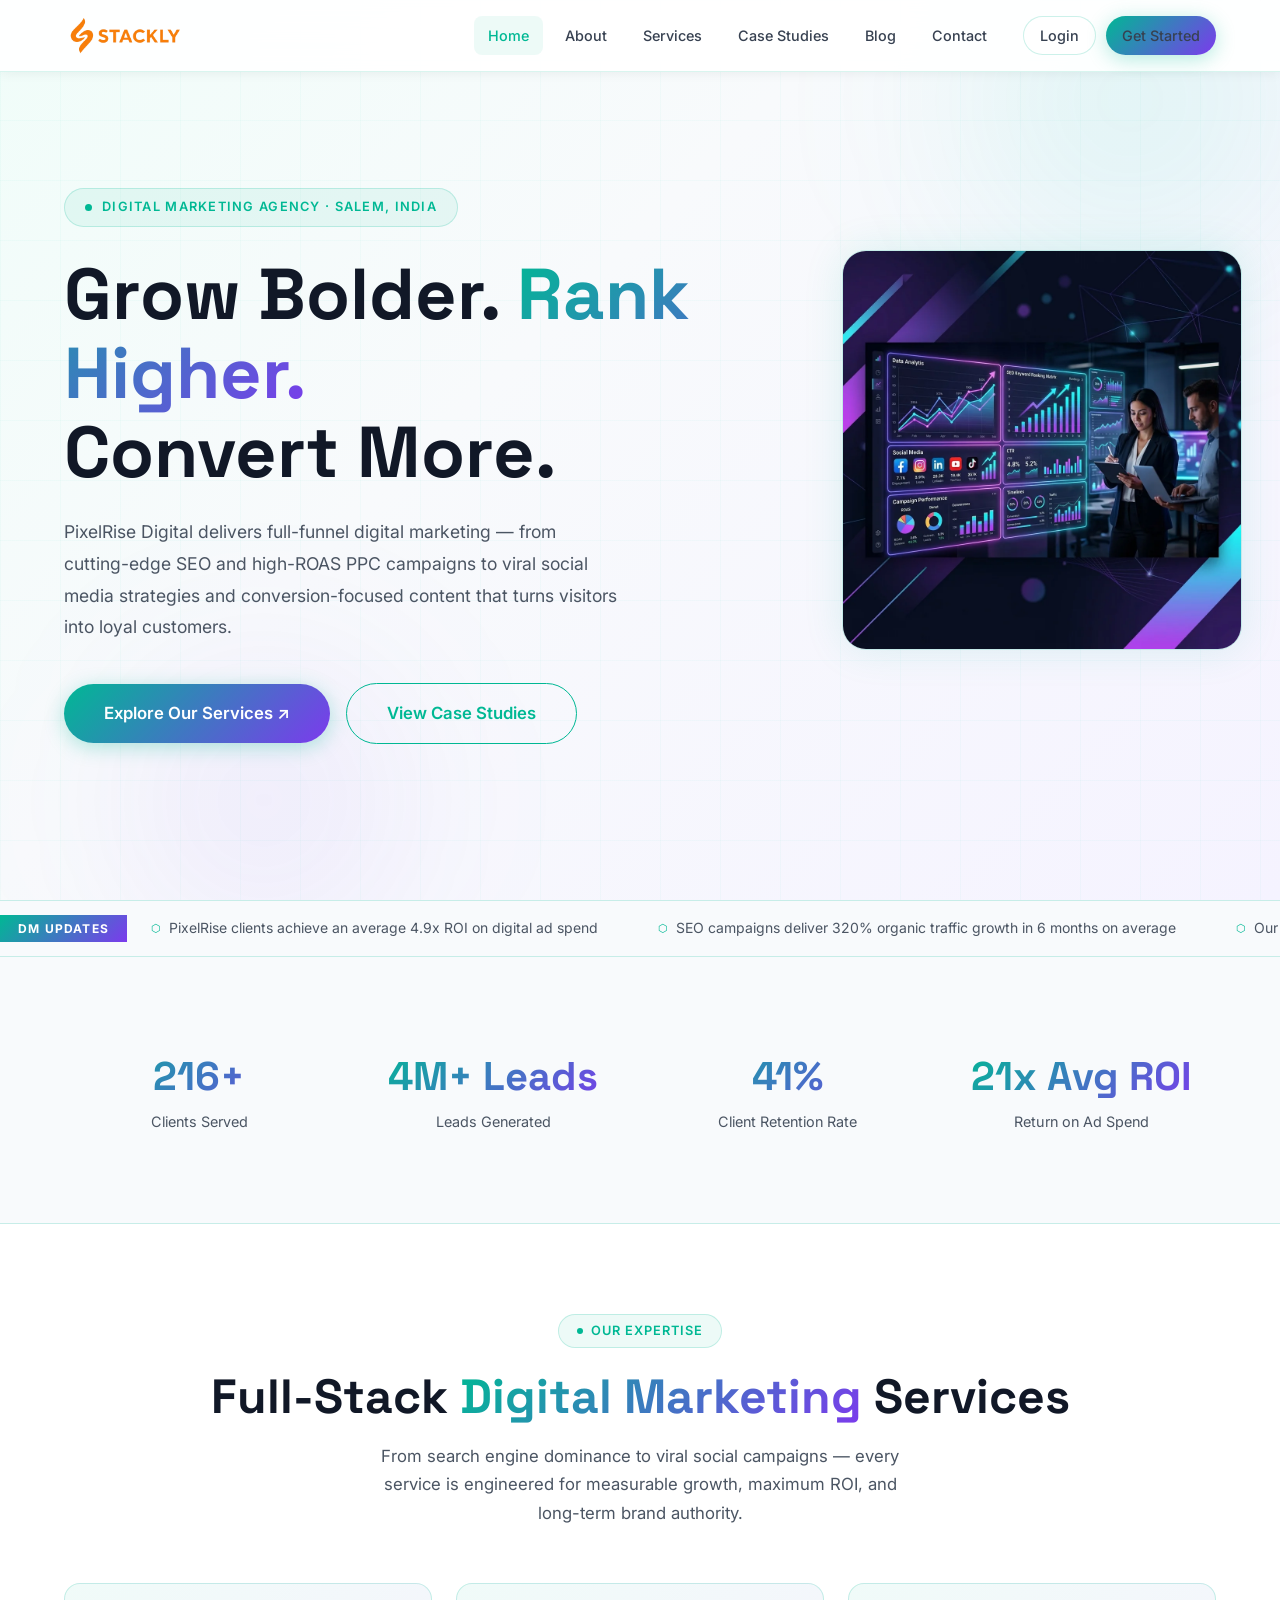
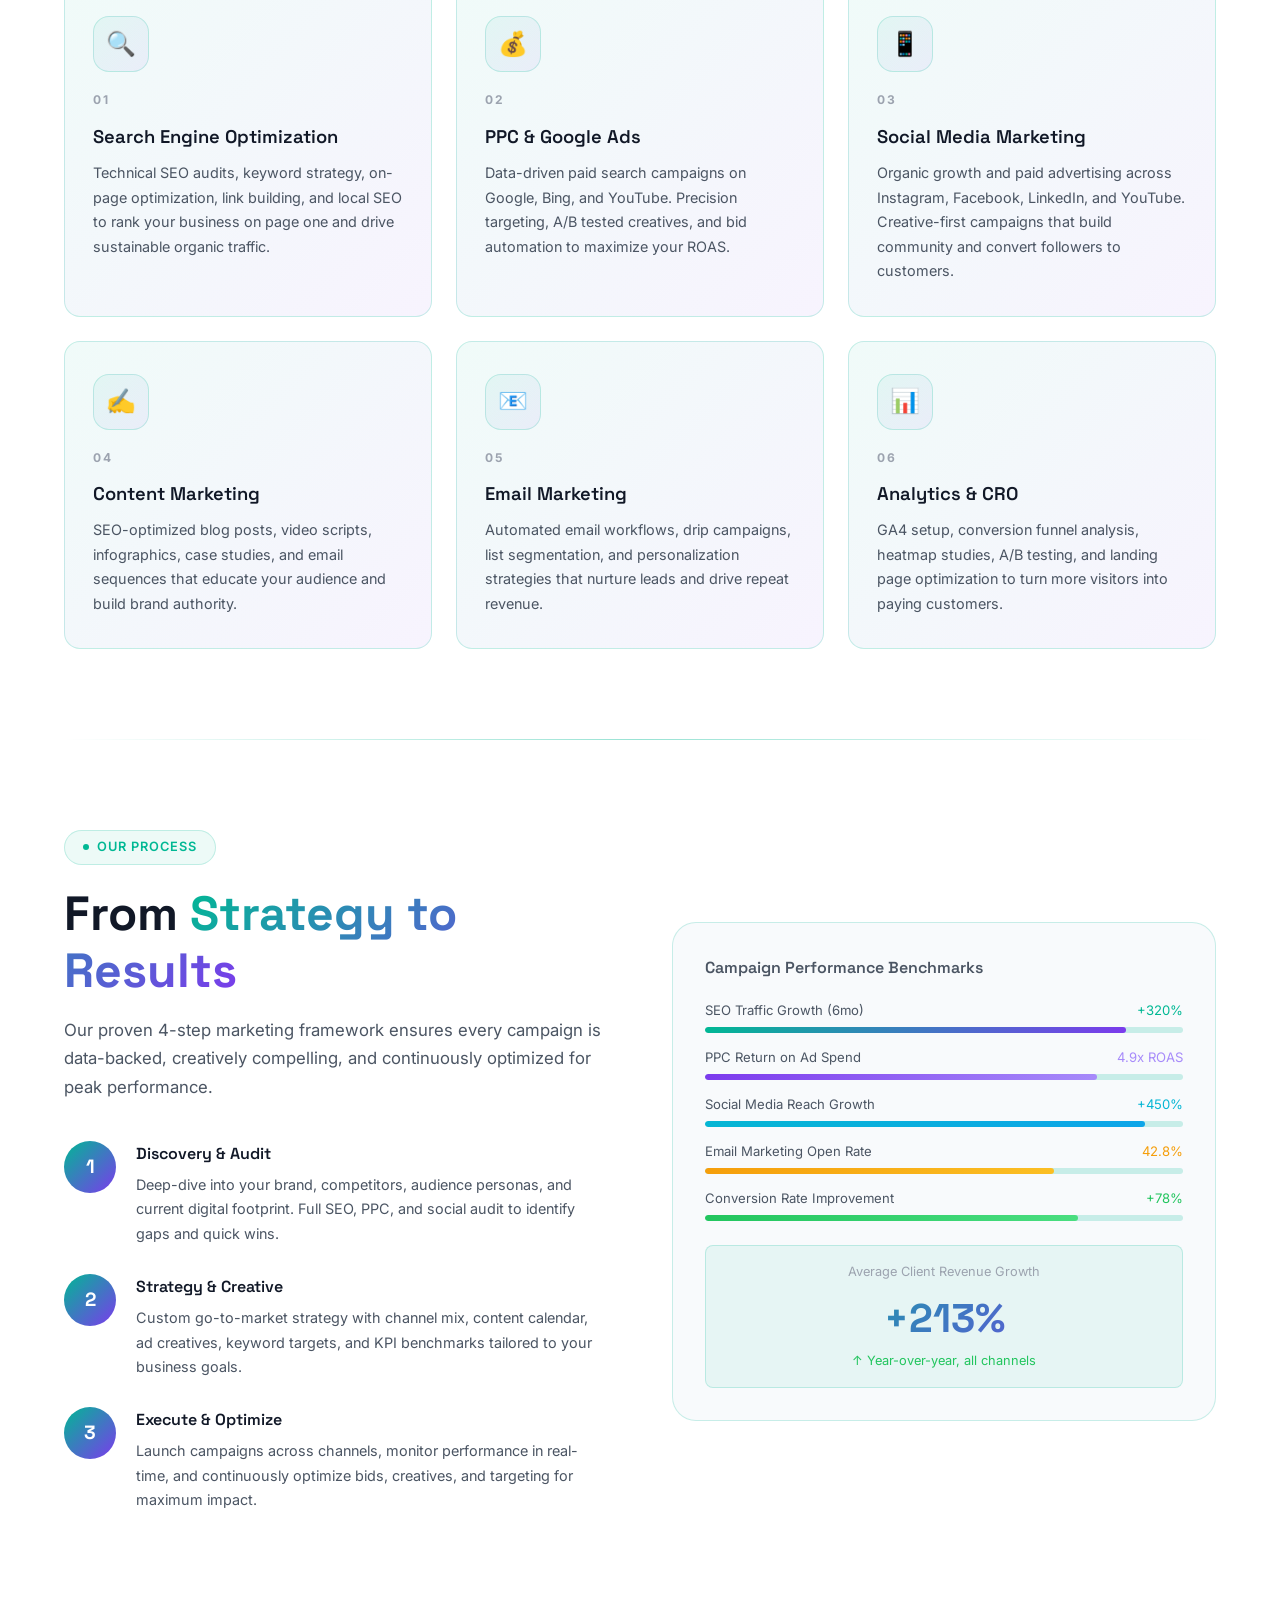
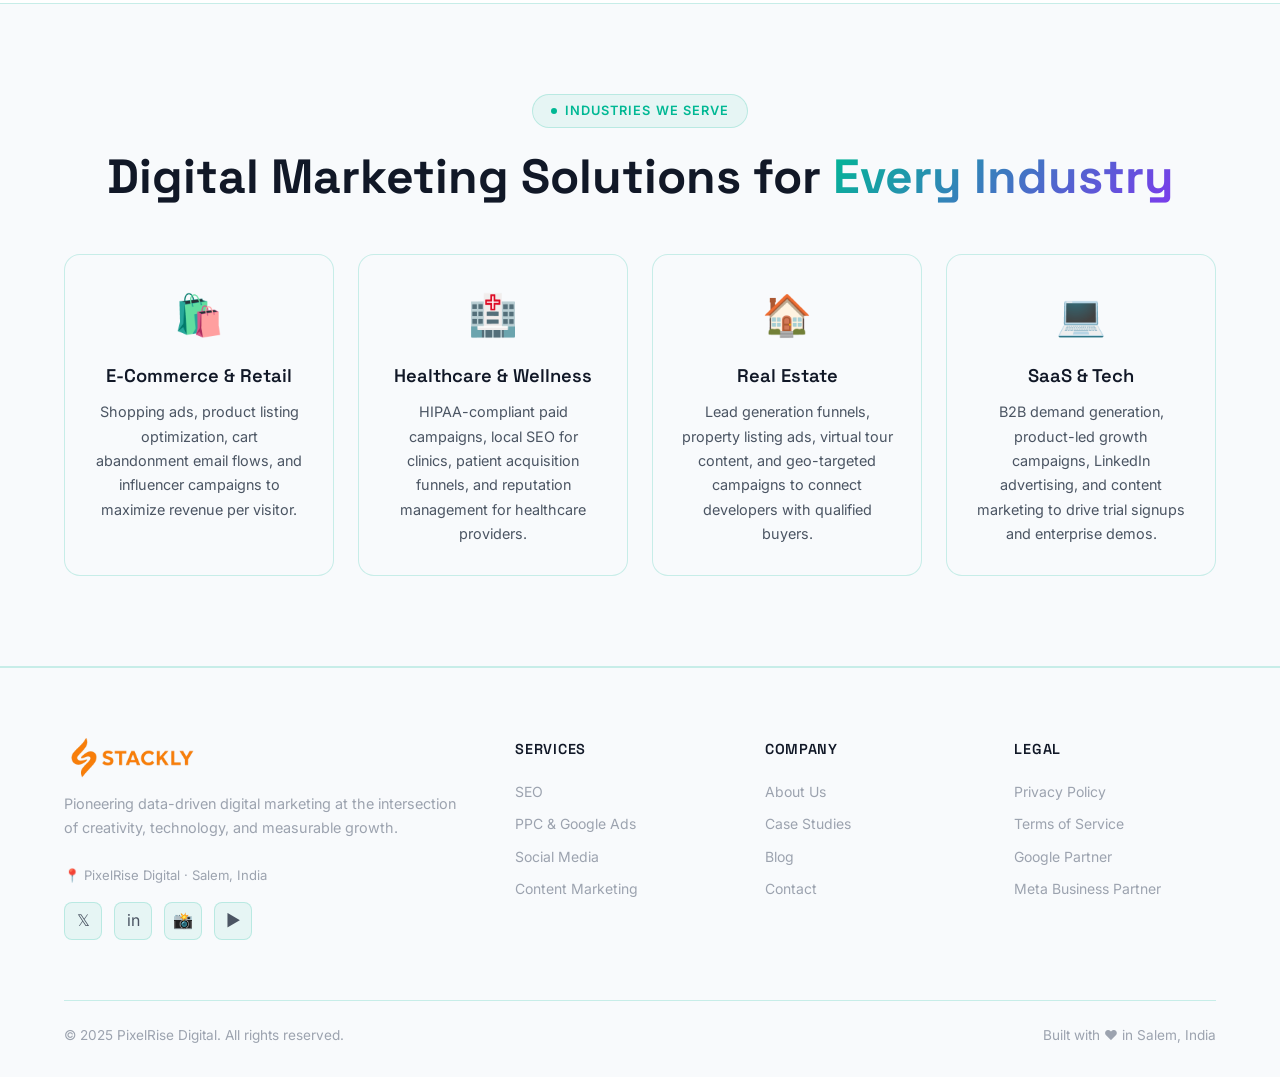
<file: index.html>
<!DOCTYPE html>
<html lang="en">
<head>
  <meta charset="UTF-8" />
  <meta name="viewport" content="width=device-width, initial-scale=1.0" />
  <title>PixelRise Digital — Data-Driven Digital Marketing Agency</title>
  <meta name="description" content="PixelRise Digital is a full-service digital marketing agency in Salem, India. We deliver SEO, PPC, social media marketing, content creation, and conversion optimization to grow your business." />
  <link rel="stylesheet" href="css/style.css" />
  <link rel="stylesheet" href="css/responsive.css" />
</head>
<body>

<!-- Preloader -->
<div id="preloader">
  <div class="preloader-inner">
    <img src="logo.webp" alt="PixelRise Digital Logo" class="preloader-logo" style="height:48px; width:auto; margin:0 auto;">
    <div class="preloader-bar"><div class="preloader-bar-fill"></div></div>
  </div>
</div>

<!-- Navbar -->
<nav class="navbar">
  <a href="index.html" class="navbar-brand">
    <img src="logo.webp" alt="PixelRise Digital" style="height:36px; width:auto;">
  </a>
  <div class="navbar-links">
    <a href="index.html" class="active">Home</a>
    <a href="about.html">About</a>
    <a href="services.html">Services</a>
    <a href="case-studies.html">Case Studies</a>
    <a href="blog.html">Blog</a>
    <a href="contact.html">Contact</a>
    <div style="display:flex; gap:10px; margin-left:14px;">
      <a href="login.html" class="btn btn-ghost btn-sm" style="padding:7px 16px; border-radius:var(--radius-pill);">Login</a>
      <a href="register.html" class="btn btn-primary btn-sm" style="padding:7px 16px; border-radius:var(--radius-pill);">Get Started</a>
    </div>
  </div>
  <button class="navbar-mobile-toggle" id="mobileToggle" aria-label="Toggle menu">
    <span></span><span></span><span></span>
  </button>
</nav>

<!-- Mobile Nav -->
<div class="navbar-mobile" id="mobileNav">
  <a href="index.html">Home</a>
  <a href="about.html">About</a>
  <a href="services.html">Services</a>
  <a href="case-studies.html">Case Studies</a>
  <a href="blog.html">Blog</a>
  <a href="contact.html">Contact</a>
  <div class="mobile-access-section" style="display:flex; flex-direction:column; gap:10px; padding:15px; border-top:1px solid rgba(255,255,255,0.05); margin-top:10px;">
    <a href="login.html" class="btn btn-outline" style="width:100%; justify-content:center;">Login</a>
    <a href="register.html" class="btn btn-primary" style="width:100%; justify-content:center;">Get Started</a>
  </div>
</div>

<!-- HERO -->
<section class="hero" id="home">
  <div class="hero-bg-grid"></div>
  <div class="hero-orb hero-orb-1"></div>
  <div class="hero-orb hero-orb-2"></div>

  <div class="hero-content">
    <div class="hero-label">
      <span class="dot"></span>
      Digital Marketing Agency · Salem, India
    </div>
    <h1 class="hero-title">
      Grow Bolder. <span class="gradient-text">Rank Higher.</span><br>Convert More.
    </h1>
    <p class="hero-desc">
      PixelRise Digital delivers full-funnel digital marketing — from cutting-edge SEO and high-ROAS PPC campaigns to viral social media strategies and conversion-focused content that turns visitors into loyal customers.
    </p>
    <div class="hero-actions">
      <a href="services.html" class="btn btn-primary btn-lg">Explore Our Services ↗</a>
      <a href="case-studies.html" class="btn btn-outline btn-lg">View Case Studies</a>
    </div>
  </div>

  <div class="hero-visual" style="border-radius:var(--radius-lg);overflow:hidden;box-shadow:var(--shadow-glow);border:1px solid var(--border);">
    <img src="hero_dm.webp" alt="Digital Marketing Analytics Dashboard" style="width:100%;height:auto;object-fit:cover;display:block;">
  </div>
</section>

<!-- TICKER -->
<div class="ticker-wrap">
  <div class="ticker-label">DM Updates</div>
  <div style="overflow:hidden;flex:1;">
    <div class="ticker-track">
      <span class="ticker-item">PixelRise clients achieve an average 4.9x ROI on digital ad spend</span>
      <span class="ticker-item">SEO campaigns deliver 320% organic traffic growth in 6 months on average</span>
      <span class="ticker-item">Our PPC team manages ₹50+ crore in Google & Meta ad budgets annually</span>
      <span class="ticker-item">95% client retention rate — the power of results-driven marketing</span>
      <span class="ticker-item">Social media campaigns generate 10M+ impressions monthly across clients</span>
      <span class="ticker-item">Content marketing reduces cost-per-lead by up to 62% vs paid channels</span>
      <span class="ticker-item">PixelRise clients achieve an average 4.9x ROI on digital ad spend</span>
      <span class="ticker-item">SEO campaigns deliver 320% organic traffic growth in 6 months on average</span>
      <span class="ticker-item">Our PPC team manages ₹50+ crore in Google & Meta ad budgets annually</span>
      <span class="ticker-item">95% client retention rate — the power of results-driven marketing</span>
      <span class="ticker-item">Social media campaigns generate 10M+ impressions monthly across clients</span>
      <span class="ticker-item">Content marketing reduces cost-per-lead by up to 62% vs paid channels</span>
    </div>
  </div>
</div>

<!-- STATS -->
<section class="section-sm" style="background:var(--bg-card);border-bottom:1px solid var(--border);">
  <div class="container">
    <div class="grid-4">
      <div class="stat-block reveal">
        <span class="stat-value" data-target="500" data-suffix="+">0+</span>
        <span class="stat-label">Clients Served</span>
      </div>
      <div class="stat-block reveal reveal-delay-1">
        <span class="stat-value" data-target="10" data-suffix="M+ Leads">0</span>
        <span class="stat-label">Leads Generated</span>
      </div>
      <div class="stat-block reveal reveal-delay-2">
        <span class="stat-value" data-target="95" data-suffix="%">0%</span>
        <span class="stat-label">Client Retention Rate</span>
      </div>
      <div class="stat-block reveal reveal-delay-3">
        <span class="stat-value" data-target="49" data-suffix="x Avg ROI">0</span>
        <span class="stat-label">Return on Ad Spend</span>
      </div>
    </div>
  </div>
</section>

<!-- FEATURES -->
<section class="section" id="features">
  <div class="container">
    <div class="text-center reveal">
      <div class="section-tag">Our Expertise</div>
      <h2 class="section-title">Full-Stack <span>Digital Marketing</span> Services</h2>
      <p class="section-subtitle">From search engine dominance to viral social campaigns — every service is engineered for measurable growth, maximum ROI, and long-term brand authority.</p>
    </div>

    <div class="grid-3" style="margin-top:56px;">
      <div class="feature-card reveal">
        <div class="card-icon">🔍</div>
        <div class="feature-card-num">01</div>
        <h3 class="card-title">Search Engine Optimization</h3>
        <p class="card-text">Technical SEO audits, keyword strategy, on-page optimization, link building, and local SEO to rank your business on page one and drive sustainable organic traffic.</p>
      </div>
      <div class="feature-card reveal reveal-delay-1">
        <div class="card-icon">💰</div>
        <div class="feature-card-num">02</div>
        <h3 class="card-title">PPC & Google Ads</h3>
        <p class="card-text">Data-driven paid search campaigns on Google, Bing, and YouTube. Precision targeting, A/B tested creatives, and bid automation to maximize your ROAS.</p>
      </div>
      <div class="feature-card reveal reveal-delay-2">
        <div class="card-icon">📱</div>
        <div class="feature-card-num">03</div>
        <h3 class="card-title">Social Media Marketing</h3>
        <p class="card-text">Organic growth and paid advertising across Instagram, Facebook, LinkedIn, and YouTube. Creative-first campaigns that build community and convert followers to customers.</p>
      </div>
      <div class="feature-card reveal reveal-delay-1">
        <div class="card-icon">✍️</div>
        <div class="feature-card-num">04</div>
        <h3 class="card-title">Content Marketing</h3>
        <p class="card-text">SEO-optimized blog posts, video scripts, infographics, case studies, and email sequences that educate your audience and build brand authority.</p>
      </div>
      <div class="feature-card reveal reveal-delay-2">
        <div class="card-icon">📧</div>
        <div class="feature-card-num">05</div>
        <h3 class="card-title">Email Marketing</h3>
        <p class="card-text">Automated email workflows, drip campaigns, list segmentation, and personalization strategies that nurture leads and drive repeat revenue.</p>
      </div>
      <div class="feature-card reveal reveal-delay-3">
        <div class="card-icon">📊</div>
        <div class="feature-card-num">06</div>
        <h3 class="card-title">Analytics & CRO</h3>
        <p class="card-text">GA4 setup, conversion funnel analysis, heatmap studies, A/B testing, and landing page optimization to turn more visitors into paying customers.</p>
      </div>
    </div>
  </div>
</section>

<div class="divider-gradient"></div>

<!-- HOW IT WORKS -->
<section class="section" id="how-it-works">
  <div class="container">
    <div class="grid-2" style="gap:64px;">
      <div class="reveal">
        <div class="section-tag">Our Process</div>
        <h2 class="section-title">From <span>Strategy to Results</span></h2>
        <p class="section-subtitle">Our proven 4-step marketing framework ensures every campaign is data-backed, creatively compelling, and continuously optimized for peak performance.</p>

        <div style="margin-top:40px;display:flex;flex-direction:column;gap:28px;">
          <div style="display:flex;gap:20px;align-items:flex-start;">
            <div class="step-number">1</div>
            <div>
              <h4 style="font-family:var(--font-heading);font-size:1rem;font-weight:600;margin-bottom:6px;">Discovery & Audit</h4>
              <p style="font-size:0.9rem;color:var(--text-secondary);line-height:1.7;">Deep-dive into your brand, competitors, audience personas, and current digital footprint. Full SEO, PPC, and social audit to identify gaps and quick wins.</p>
            </div>
          </div>
          <div style="display:flex;gap:20px;align-items:flex-start;">
            <div class="step-number">2</div>
            <div>
              <h4 style="font-family:var(--font-heading);font-size:1rem;font-weight:600;margin-bottom:6px;">Strategy & Creative</h4>
              <p style="font-size:0.9rem;color:var(--text-secondary);line-height:1.7;">Custom go-to-market strategy with channel mix, content calendar, ad creatives, keyword targets, and KPI benchmarks tailored to your business goals.</p>
            </div>
          </div>
          <div style="display:flex;gap:20px;align-items:flex-start;">
            <div class="step-number">3</div>
            <div>
              <h4 style="font-family:var(--font-heading);font-size:1rem;font-weight:600;margin-bottom:6px;">Execute & Optimize</h4>
              <p style="font-size:0.9rem;color:var(--text-secondary);line-height:1.7;">Launch campaigns across channels, monitor performance in real-time, and continuously optimize bids, creatives, and targeting for maximum impact.</p>
            </div>
          </div>
        </div>
      </div>

      <div class="reveal reveal-delay-2" style="background:var(--bg-card);border:1px solid var(--border);border-radius:var(--radius-lg);padding:32px;">
        <h4 style="font-family:var(--font-heading);font-size:1rem;font-weight:600;margin-bottom:20px;color:var(--text-secondary);">Campaign Performance Benchmarks</h4>
        <div style="display:flex;flex-direction:column;gap:14px;">
          <div>
            <div style="display:flex;justify-content:space-between;font-size:0.82rem;color:var(--text-secondary);margin-bottom:6px;"><span>SEO Traffic Growth (6mo)</span><span style="color:var(--primary);">+320%</span></div>
            <div style="height:6px;background:var(--border);border-radius:3px;overflow:hidden;"><div style="height:100%;width:88%;background:var(--gradient-primary);border-radius:3px;"></div></div>
          </div>
          <div>
            <div style="display:flex;justify-content:space-between;font-size:0.82rem;color:var(--text-secondary);margin-bottom:6px;"><span>PPC Return on Ad Spend</span><span style="color:var(--secondary-light);">4.9x ROAS</span></div>
            <div style="height:6px;background:var(--border);border-radius:3px;overflow:hidden;"><div style="height:100%;width:82%;background:linear-gradient(135deg,#7c3aed,#a78bfa);border-radius:3px;"></div></div>
          </div>
          <div>
            <div style="display:flex;justify-content:space-between;font-size:0.82rem;color:var(--text-secondary);margin-bottom:6px;"><span>Social Media Reach Growth</span><span style="color:var(--accent);">+450%</span></div>
            <div style="height:6px;background:var(--border);border-radius:3px;overflow:hidden;"><div style="height:100%;width:92%;background:linear-gradient(135deg,#06b6d4,#0ea5e9);border-radius:3px;"></div></div>
          </div>
          <div>
            <div style="display:flex;justify-content:space-between;font-size:0.82rem;color:var(--text-secondary);margin-bottom:6px;"><span>Email Marketing Open Rate</span><span style="color:var(--accent2);">42.8%</span></div>
            <div style="height:6px;background:var(--border);border-radius:3px;overflow:hidden;"><div style="height:100%;width:73%;background:linear-gradient(135deg,#f59e0b,#fbbf24);border-radius:3px;"></div></div>
          </div>
          <div>
            <div style="display:flex;justify-content:space-between;font-size:0.82rem;color:var(--text-secondary);margin-bottom:6px;"><span>Conversion Rate Improvement</span><span style="color:#22c55e;">+78%</span></div>
            <div style="height:6px;background:var(--border);border-radius:3px;overflow:hidden;"><div style="height:100%;width:78%;background:linear-gradient(135deg,#22c55e,#4ade80);border-radius:3px;"></div></div>
          </div>
        </div>
        <div style="margin-top:24px;padding:16px;background:var(--bg-glass2);border:1px solid var(--border);border-radius:var(--radius-sm);text-align:center;">
          <div style="font-size:0.8rem;color:var(--text-muted);margin-bottom:4px;">Average Client Revenue Growth</div>
          <div style="font-size:2.5rem;font-weight:800;font-family:var(--font-heading);background:var(--gradient-primary);-webkit-background-clip:text;-webkit-text-fill-color:transparent;background-clip:text;">+213%</div>
          <div style="font-size:0.8rem;color:#22c55e;">↑ Year-over-year, all channels</div>
        </div>
      </div>
    </div>
  </div>
</section>

<!-- INDUSTRIES -->
<section class="section" style="background:var(--bg-card);border-top:1px solid var(--border);border-bottom:1px solid var(--border);">
  <div class="container">
    <div class="text-center reveal">
      <div class="section-tag">Industries We Serve</div>
      <h2 class="section-title">Digital Marketing Solutions for <span>Every Industry</span></h2>
    </div>
    <div class="grid-4" style="margin-top:48px;">
      <div class="card reveal" style="text-align:center;">
        <div style="font-size:2.5rem;margin-bottom:14px;">🛍️</div>
        <h3 class="card-title">E-Commerce & Retail</h3>
        <p class="card-text">Shopping ads, product listing optimization, cart abandonment email flows, and influencer campaigns to maximize revenue per visitor.</p>
      </div>
      <div class="card reveal reveal-delay-1" style="text-align:center;">
        <div style="font-size:2.5rem;margin-bottom:14px;">🏥</div>
        <h3 class="card-title">Healthcare & Wellness</h3>
        <p class="card-text">HIPAA-compliant paid campaigns, local SEO for clinics, patient acquisition funnels, and reputation management for healthcare providers.</p>
      </div>
      <div class="card reveal reveal-delay-2" style="text-align:center;">
        <div style="font-size:2.5rem;margin-bottom:14px;">🏠</div>
        <h3 class="card-title">Real Estate</h3>
        <p class="card-text">Lead generation funnels, property listing ads, virtual tour content, and geo-targeted campaigns to connect developers with qualified buyers.</p>
      </div>
      <div class="card reveal reveal-delay-3" style="text-align:center;">
        <div style="font-size:2.5rem;margin-bottom:14px;">💻</div>
        <h3 class="card-title">SaaS & Tech</h3>
        <p class="card-text">B2B demand generation, product-led growth campaigns, LinkedIn advertising, and content marketing to drive trial signups and enterprise demos.</p>
      </div>
    </div>
  </div>
</section>

<!-- FOOTER -->
<footer>
  <div class="container-wide">
    <div class="footer-grid">
      <div>
        <img src="logo.webp" alt="PixelRise Digital" class="footer-brand" style="height:40px; width:auto; margin-bottom:14px;">
        <p class="footer-desc">Pioneering data-driven digital marketing at the intersection of creativity, technology, and measurable growth.</p>
        <p style="font-size:0.82rem;color:var(--text-muted);margin-bottom:16px;">📍 PixelRise Digital · Salem, India</p>
        <div class="footer-socials">
          <a href="404.html" class="footer-social-btn" title="Twitter">𝕏</a>
          <a href="404.html" class="footer-social-btn" title="LinkedIn">in</a>
          <a href="404.html" class="footer-social-btn" title="Instagram">📸</a>
          <a href="404.html" class="footer-social-btn" title="YouTube">▶</a>
        </div>
      </div>
      <div>
        <div class="footer-col-title">Services</div>
        <div class="footer-links">
          <a href="services.html">SEO</a>
          <a href="services.html">PPC & Google Ads</a>
          <a href="services.html">Social Media</a>
          <a href="services.html">Content Marketing</a>
        </div>
      </div>
      <div>
        <div class="footer-col-title">Company</div>
        <div class="footer-links">
          <a href="about.html">About Us</a>
          <a href="case-studies.html">Case Studies</a>
          <a href="blog.html">Blog</a>
          <a href="contact.html">Contact</a>
        </div>
      </div>
      <div>
        <div class="footer-col-title">Legal</div>
        <div class="footer-links">
          <a href="404.html">Privacy Policy</a>
          <a href="404.html">Terms of Service</a>
          <a href="404.html">Google Partner</a>
          <a href="404.html">Meta Business Partner</a>
        </div>
      </div>
    </div>
    <div class="footer-bottom">
      <span>© 2025 PixelRise Digital. All rights reserved.</span>
      <span>Built with ♥ in Salem, India</span>
    </div>
  </div>
</footer>

<button id="scrollTop" aria-label="Scroll to top">↑</button>
<script src="js/main.js"></script>
<script>
  const dropdownTrigger = document.getElementById('dropdownTrigger');
  const navDropdown = document.getElementById('navDropdown');
  if (dropdownTrigger) {
    dropdownTrigger.addEventListener('click', (e) => {
      e.stopPropagation();
      navDropdown.classList.toggle('open');
    });
    document.addEventListener('click', () => navDropdown.classList.remove('open'));
  }
</script>
</body>
</html>
</file>
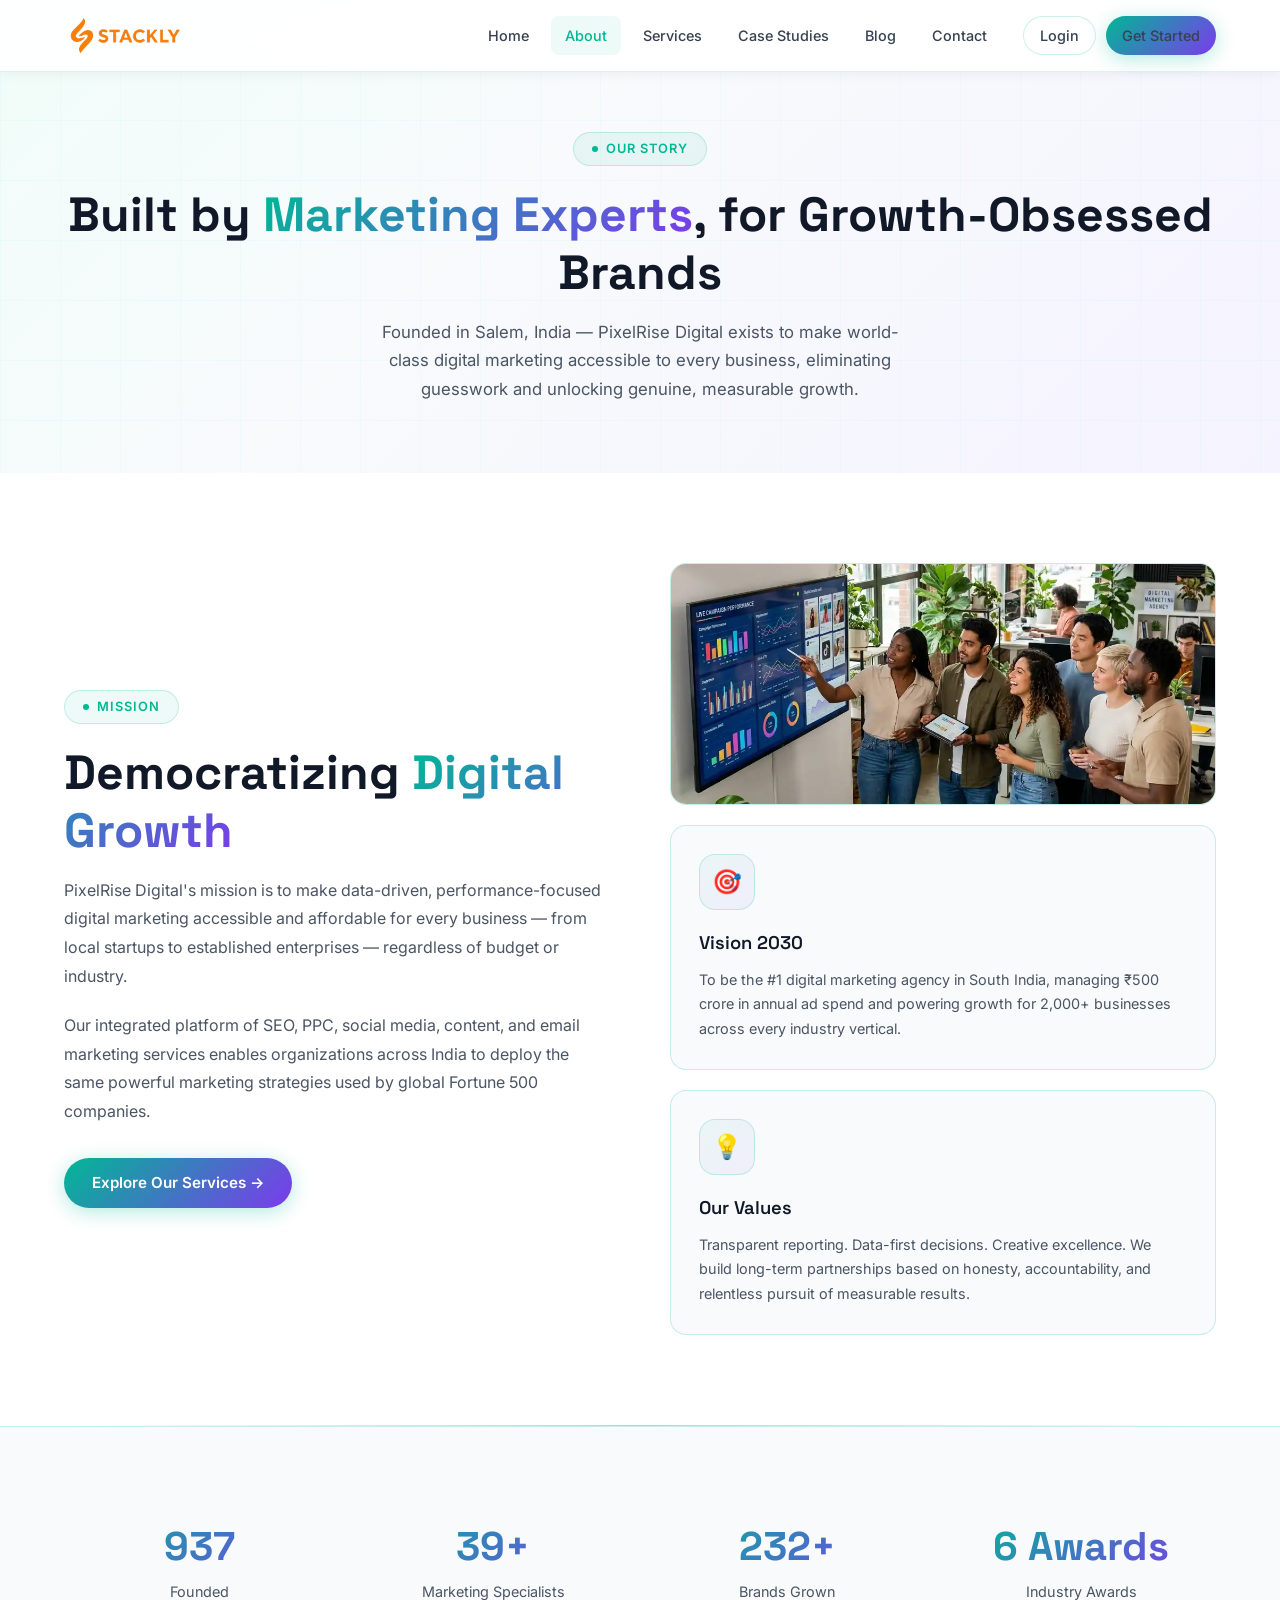
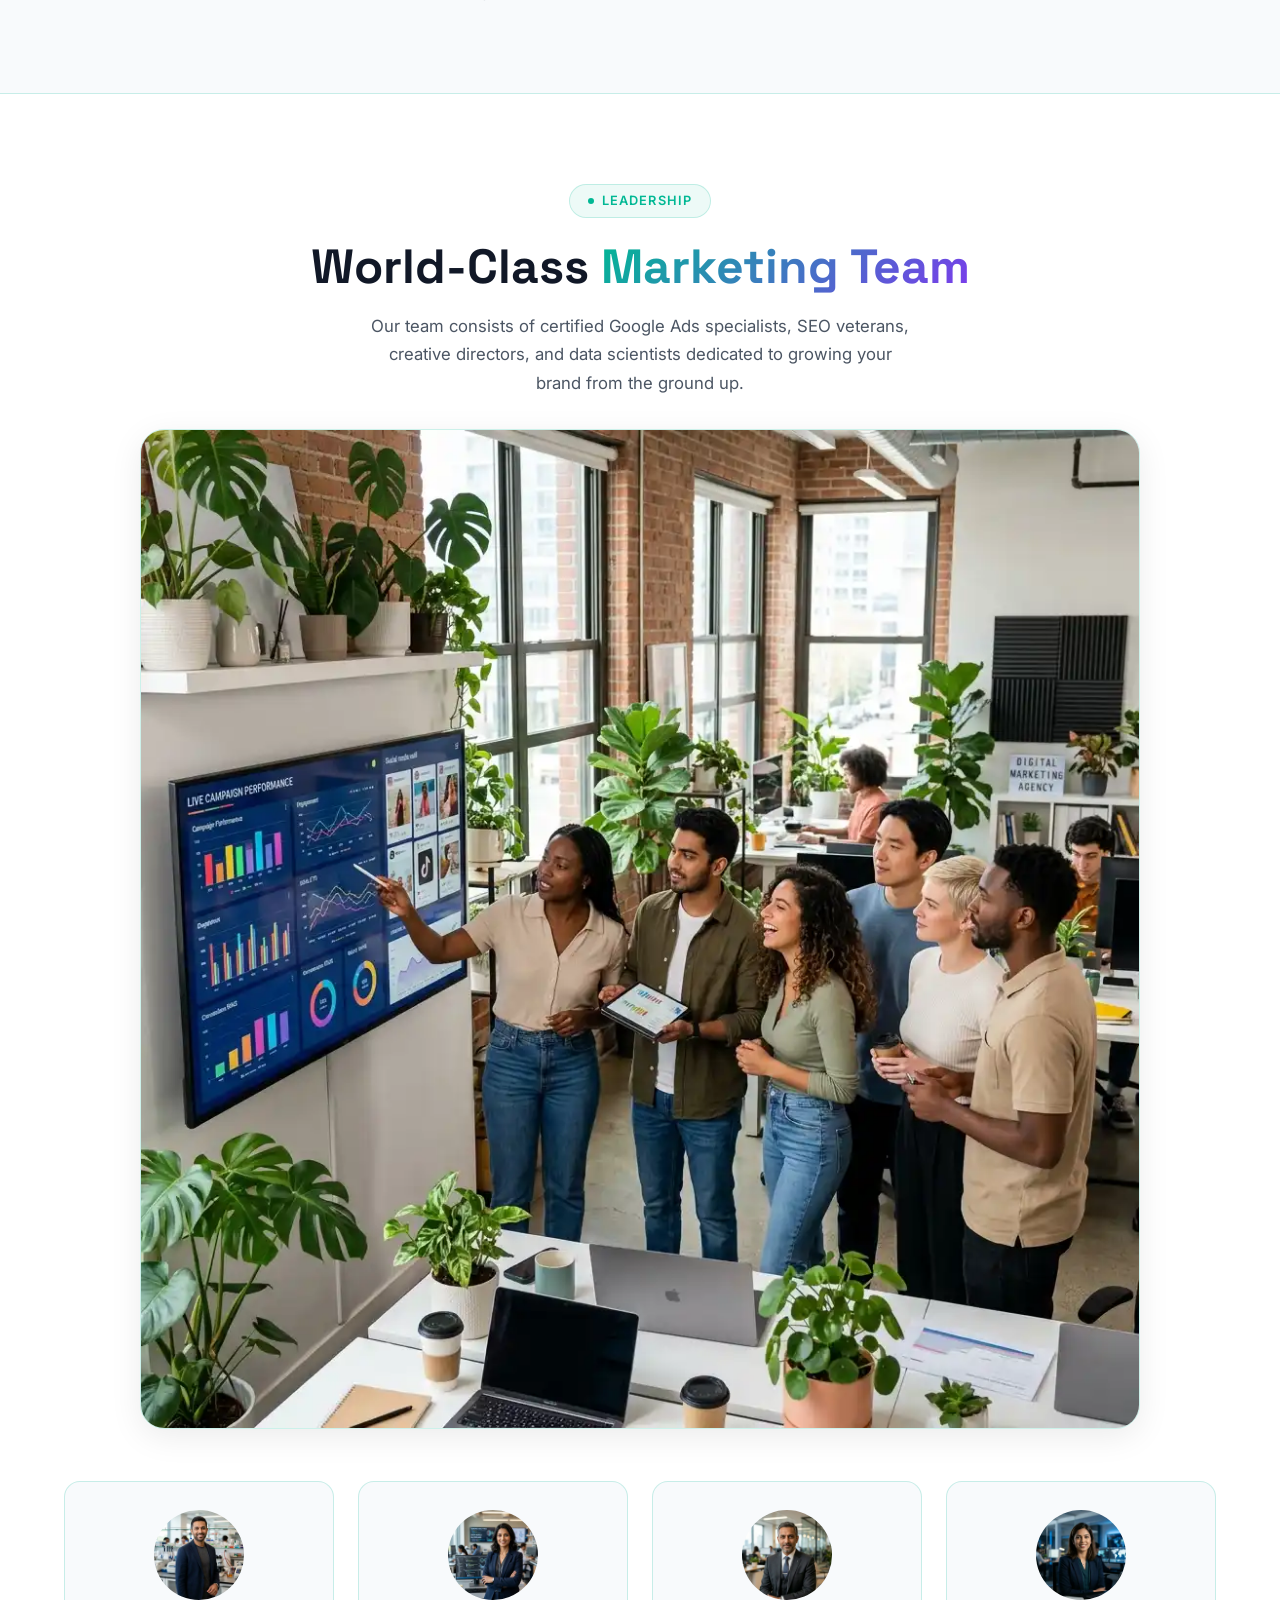
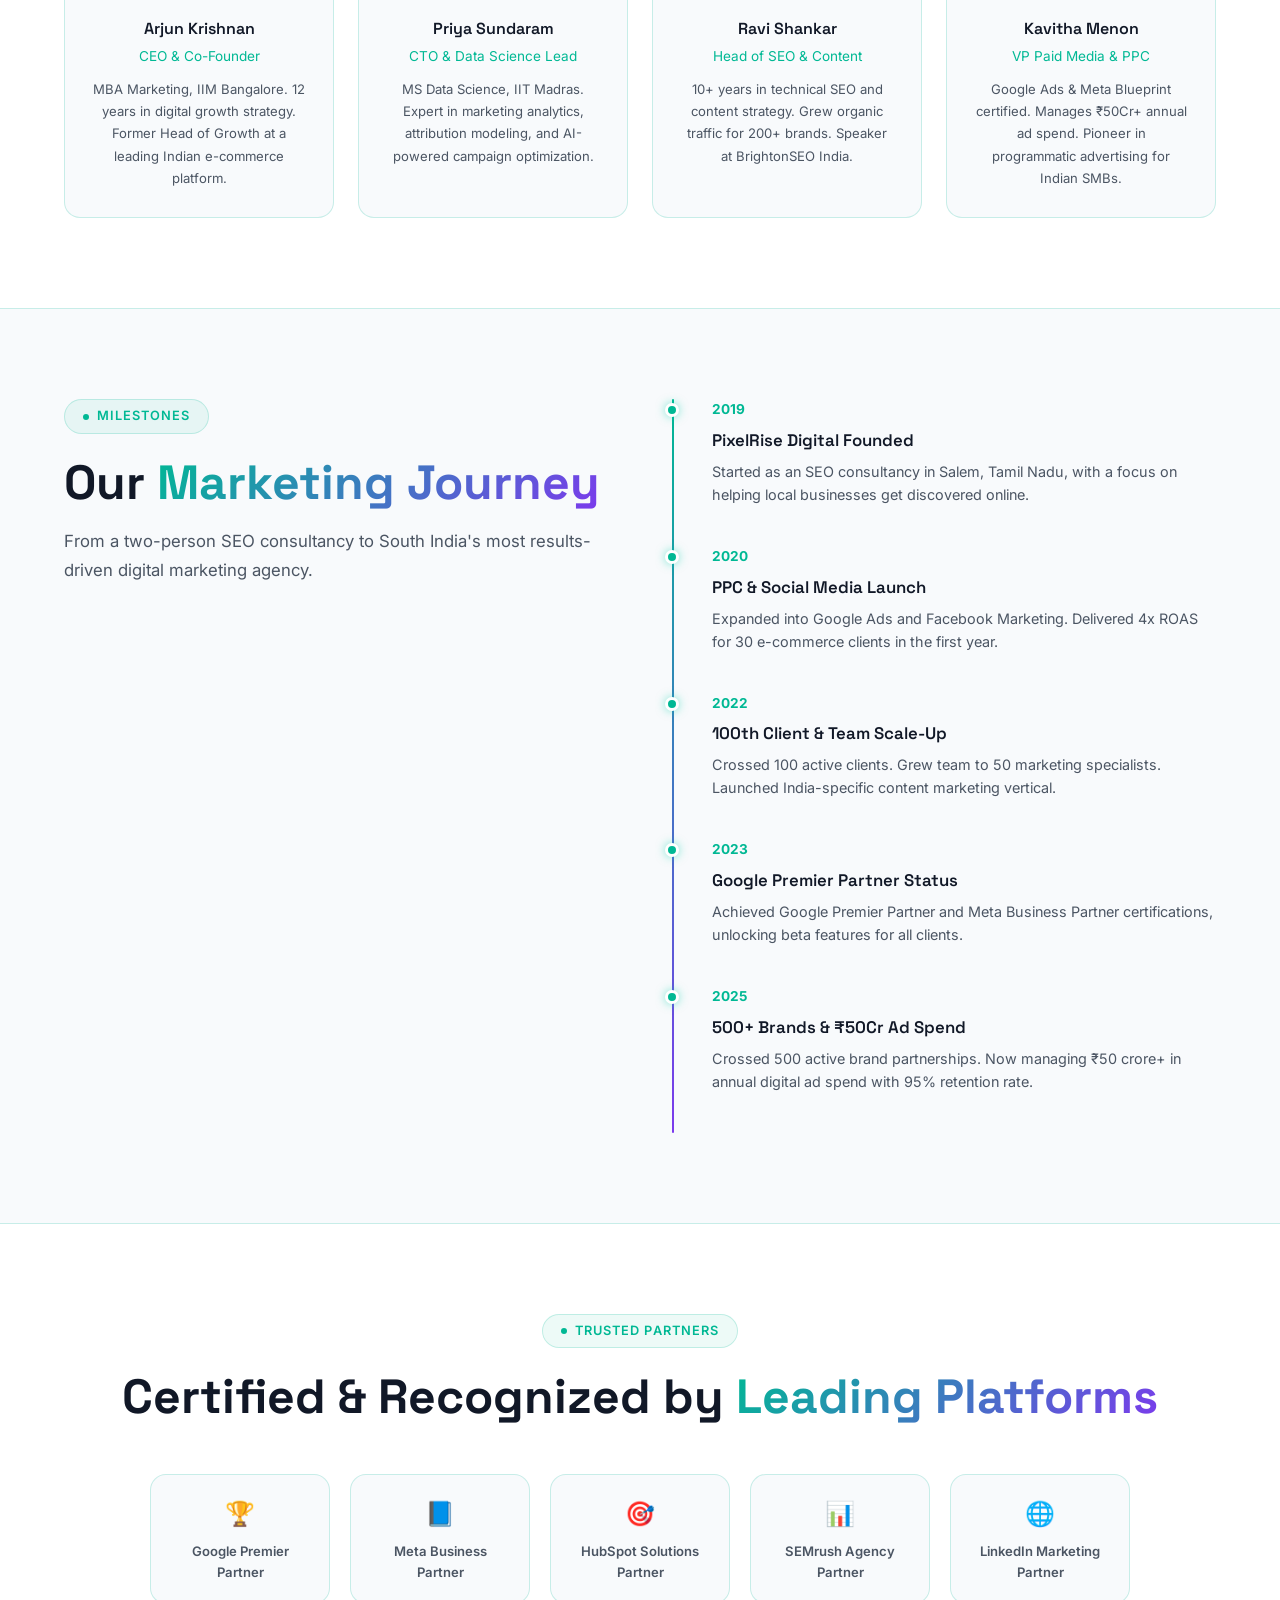
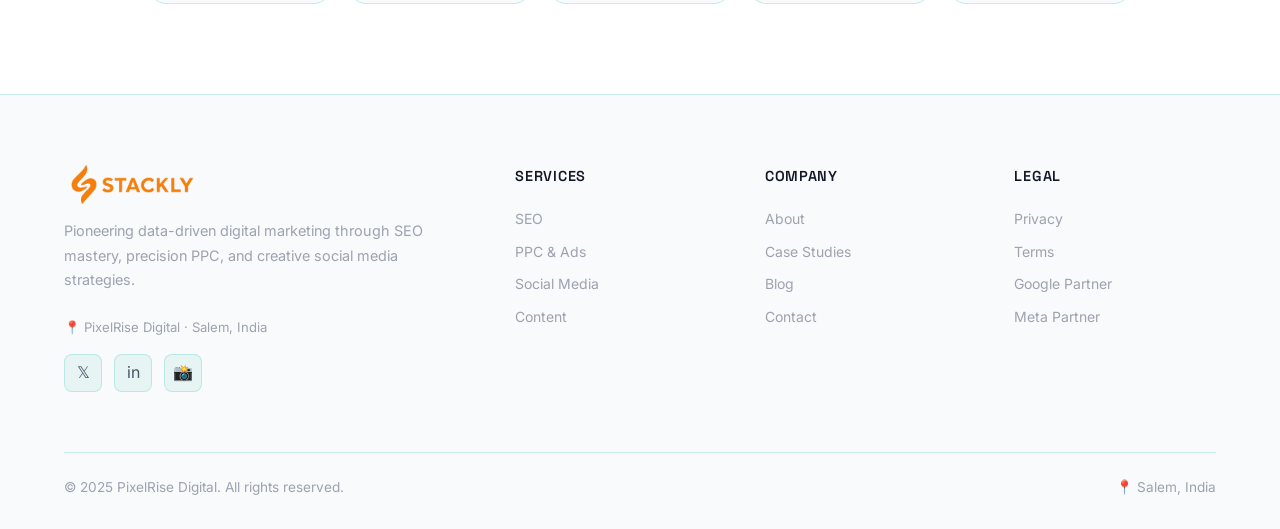
<file: about.html>
<!DOCTYPE html>
<html lang="en">
<head>
  <meta charset="UTF-8" /><meta name="viewport" content="width=device-width, initial-scale=1.0" />
  <title>About — PixelRise Digital Marketing Agency</title>
  <meta name="description" content="Learn about PixelRise Digital's mission to empower Indian businesses with data-driven digital marketing. Meet our team of SEO experts, PPC specialists, and creative strategists." />
  <link rel="stylesheet" href="css/style.css" /><link rel="stylesheet" href="css/responsive.css" />
</head>
<body>
<div id="preloader"><div class="preloader-inner"><img src="logo.webp" alt="PixelRise Digital" class="preloader-logo" style="height:48px; width:auto; margin:0 auto;"><div class="preloader-bar"><div class="preloader-bar-fill"></div></div></div></div>

<nav class="navbar">
  <a href="index.html" class="navbar-brand"><img src="logo.webp" alt="PixelRise Digital" style="height:36px; width:auto;"></a>
  <div class="navbar-links">
    <a href="index.html">Home</a><a href="about.html" class="active">About</a>
    <a href="services.html">Services</a><a href="case-studies.html">Case Studies</a>
    <a href="blog.html">Blog</a><a href="contact.html">Contact</a>
    <div style="display:flex; gap:10px; margin-left:14px;">
      <a href="login.html" class="btn btn-ghost btn-sm" style="padding:7px 16px; border-radius:var(--radius-pill);">Login</a>
      <a href="register.html" class="btn btn-primary btn-sm" style="padding:7px 16px; border-radius:var(--radius-pill);">Get Started</a>
    </div>
  </div>
  <button class="navbar-mobile-toggle" id="mobileToggle"><span></span><span></span><span></span></button>
</nav>
<div class="navbar-mobile" id="mobileNav">
  <a href="index.html">Home</a><a href="about.html">About</a><a href="services.html">Services</a>
  <a href="case-studies.html">Case Studies</a><a href="blog.html">Blog</a><a href="contact.html">Contact</a>
  <div class="mobile-access-section" style="display:flex; flex-direction:column; gap:10px; padding:15px; border-top:1px solid rgba(255,255,255,0.05); margin-top:10px;">
    <a href="login.html" class="btn btn-outline" style="width:100%; justify-content:center;">Login</a>
    <a href="register.html" class="btn btn-primary" style="width:100%; justify-content:center;">Get Started</a>
  </div>
</div>

<section class="page-hero">
  <div class="page-hero-content">
    <div class="section-tag" style="margin:0 auto 20px;">Our Story</div>
    <h1 class="section-title">Built by <span>Marketing Experts</span>, for Growth-Obsessed Brands</h1>
    <p class="section-subtitle" style="margin:0 auto;">Founded in Salem, India — PixelRise Digital exists to make world-class digital marketing accessible to every business, eliminating guesswork and unlocking genuine, measurable growth.</p>
  </div>
</section>

<!-- MISSION / VISION -->
<section class="section">
  <div class="container">
    <div class="grid-2" style="gap:60px;">
      <div class="reveal">
        <div class="section-tag">Mission</div>
        <h2 class="section-title">Democratizing <span>Digital Growth</span></h2>
        <p style="color:var(--text-secondary);line-height:1.8;margin-bottom:20px;">
          PixelRise Digital's mission is to make data-driven, performance-focused digital marketing accessible and affordable for every business — from local startups to established enterprises — regardless of budget or industry.
        </p>
        <p style="color:var(--text-secondary);line-height:1.8;margin-bottom:32px;">
          Our integrated platform of SEO, PPC, social media, content, and email marketing services enables organizations across India to deploy the same powerful marketing strategies used by global Fortune 500 companies.
        </p>
        <a href="services.html" class="btn btn-primary">Explore Our Services →</a>
      </div>
      <div>
        <div class="card" style="margin-bottom:20px; padding:0; overflow:hidden;">
          <img src="about_dm.webp" alt="PixelRise Digital Marketing Team" style="width:100%; height:240px; object-fit:cover; display:block;">
        </div>
        <div class="card" style="margin-bottom:20px;">
          <div class="card-icon">🎯</div>
          <h3 class="card-title">Vision 2030</h3>
          <p class="card-text">To be the #1 digital marketing agency in South India, managing ₹500 crore in annual ad spend and powering growth for 2,000+ businesses across every industry vertical.</p>
        </div>
        <div class="card">
          <div class="card-icon">💡</div>
          <h3 class="card-title">Our Values</h3>
          <p class="card-text">Transparent reporting. Data-first decisions. Creative excellence. We build long-term partnerships based on honesty, accountability, and relentless pursuit of measurable results.</p>
        </div>
      </div>
    </div>
  </div>
</section>

<div class="divider-gradient"></div>

<!-- STATS -->
<section class="section-sm" style="background:var(--bg-card);border-top:1px solid var(--border);border-bottom:1px solid var(--border);">
  <div class="container">
    <div class="grid-4">
      <div class="stat-block reveal"><span class="stat-value" data-target="2019">0</span><span class="stat-label">Founded</span></div>
      <div class="stat-block reveal reveal-delay-1"><span class="stat-value" data-target="85" data-suffix="+">0+</span><span class="stat-label">Marketing Specialists</span></div>
      <div class="stat-block reveal reveal-delay-2"><span class="stat-value" data-target="500" data-suffix="+">0+</span><span class="stat-label">Brands Grown</span></div>
      <div class="stat-block reveal reveal-delay-3"><span class="stat-value" data-target="12" data-suffix=" Awards">0</span><span class="stat-label">Industry Awards</span></div>
    </div>
  </div>
</section>

<!-- TEAM -->
<section class="section">
  <div class="container">
    <div class="text-center reveal" style="margin-bottom:48px;">
      <div class="section-tag">Leadership</div>
      <h2 class="section-title">World-Class <span>Marketing Team</span></h2>
      <p class="section-subtitle" style="margin:0 auto 32px;">Our team consists of certified Google Ads specialists, SEO veterans, creative directors, and data scientists dedicated to growing your brand from the ground up.</p>
      <div style="max-width:1000px; margin:0 auto; border-radius:var(--radius-lg); overflow:hidden; box-shadow:var(--shadow-card); border:1px solid var(--border);">
        <img src="about_dm.webp" alt="PixelRise Digital Marketing Agency Team" style="width:100%; height:auto; display:block;">
      </div>
    </div>
    <div class="grid-4" style="margin-top:52px;">
      <div class="card team-card reveal">
        <img src="team_1.webp" class="team-avatar" alt="Arjun Krishnan" style="object-fit:cover; border:none; padding:0; background:none;">
        <div class="team-name">Arjun Krishnan</div>
        <div class="team-role">CEO & Co-Founder</div>
        <p class="card-text" style="margin-top:10px;font-size:0.82rem;">MBA Marketing, IIM Bangalore. 12 years in digital growth strategy. Former Head of Growth at a leading Indian e-commerce platform.</p>
      </div>
      <div class="card team-card reveal reveal-delay-1">
        <img src="team_2.webp" class="team-avatar" alt="Priya Sundaram" style="object-fit:cover; border:none; padding:0; background:none;">
        <div class="team-name">Priya Sundaram</div>
        <div class="team-role">CTO & Data Science Lead</div>
        <p class="card-text" style="margin-top:10px;font-size:0.82rem;">MS Data Science, IIT Madras. Expert in marketing analytics, attribution modeling, and AI-powered campaign optimization.</p>
      </div>
      <div class="card team-card reveal reveal-delay-2">
        <img src="team_3.webp" class="team-avatar" alt="Ravi Shankar" style="object-fit:cover; border:none; padding:0; background:none;">
        <div class="team-name">Ravi Shankar</div>
        <div class="team-role">Head of SEO & Content</div>
        <p class="card-text" style="margin-top:10px;font-size:0.82rem;">10+ years in technical SEO and content strategy. Grew organic traffic for 200+ brands. Speaker at BrightonSEO India.</p>
      </div>
      <div class="card team-card reveal reveal-delay-3">
        <img src="team_4.webp" class="team-avatar" alt="Kavitha Menon" style="object-fit:cover; border:none; padding:0; background:none;">
        <div class="team-name">Kavitha Menon</div>
        <div class="team-role">VP Paid Media & PPC</div>
        <p class="card-text" style="margin-top:10px;font-size:0.82rem;">Google Ads & Meta Blueprint certified. Manages ₹50Cr+ annual ad spend. Pioneer in programmatic advertising for Indian SMBs.</p>
      </div>
    </div>
  </div>
</section>

<!-- TIMELINE -->
<section class="section" style="background:var(--bg-card);border-top:1px solid var(--border);border-bottom:1px solid var(--border);">
  <div class="container">
    <div class="grid-2" style="gap:64px;align-items:flex-start;">
      <div class="reveal">
        <div class="section-tag">Milestones</div>
        <h2 class="section-title">Our <span>Marketing Journey</span></h2>
        <p class="section-subtitle">From a two-person SEO consultancy to South India's most results-driven digital marketing agency.</p>
      </div>
      <div class="timeline reveal reveal-delay-1">
        <div class="timeline-item">
          <div class="timeline-year">2019</div>
          <div class="timeline-title">PixelRise Digital Founded</div>
          <div class="timeline-text">Started as an SEO consultancy in Salem, Tamil Nadu, with a focus on helping local businesses get discovered online.</div>
        </div>
        <div class="timeline-item">
          <div class="timeline-year">2020</div>
          <div class="timeline-title">PPC & Social Media Launch</div>
          <div class="timeline-text">Expanded into Google Ads and Facebook Marketing. Delivered 4x ROAS for 30 e-commerce clients in the first year.</div>
        </div>
        <div class="timeline-item">
          <div class="timeline-year">2022</div>
          <div class="timeline-title">100th Client & Team Scale-Up</div>
          <div class="timeline-text">Crossed 100 active clients. Grew team to 50 marketing specialists. Launched India-specific content marketing vertical.</div>
        </div>
        <div class="timeline-item">
          <div class="timeline-year">2023</div>
          <div class="timeline-title">Google Premier Partner Status</div>
          <div class="timeline-text">Achieved Google Premier Partner and Meta Business Partner certifications, unlocking beta features for all clients.</div>
        </div>
        <div class="timeline-item">
          <div class="timeline-year">2025</div>
          <div class="timeline-title">500+ Brands & ₹50Cr Ad Spend</div>
          <div class="timeline-text">Crossed 500 active brand partnerships. Now managing ₹50 crore+ in annual digital ad spend with 95% retention rate.</div>
        </div>
      </div>
    </div>
  </div>
</section>

<!-- PARTNERS -->
<section class="section">
  <div class="container text-center">
    <div class="reveal">
      <div class="section-tag">Trusted Partners</div>
      <h2 class="section-title">Certified & Recognized by <span>Leading Platforms</span></h2>
    </div>
    <div style="display:flex;flex-wrap:wrap;justify-content:center;gap:20px;margin-top:48px;">
      <div class="card reveal" style="flex:1;min-width:140px;max-width:180px;text-align:center;padding:20px;"><div style="font-size:1.5rem;margin-bottom:8px;">🏆</div><div style="font-size:0.82rem;font-weight:600;color:var(--text-secondary);">Google Premier Partner</div></div>
      <div class="card reveal reveal-delay-1" style="flex:1;min-width:140px;max-width:180px;text-align:center;padding:20px;"><div style="font-size:1.5rem;margin-bottom:8px;">📘</div><div style="font-size:0.82rem;font-weight:600;color:var(--text-secondary);">Meta Business Partner</div></div>
      <div class="card reveal reveal-delay-2" style="flex:1;min-width:140px;max-width:180px;text-align:center;padding:20px;"><div style="font-size:1.5rem;margin-bottom:8px;">🎯</div><div style="font-size:0.82rem;font-weight:600;color:var(--text-secondary);">HubSpot Solutions Partner</div></div>
      <div class="card reveal reveal-delay-3" style="flex:1;min-width:140px;max-width:180px;text-align:center;padding:20px;"><div style="font-size:1.5rem;margin-bottom:8px;">📊</div><div style="font-size:0.82rem;font-weight:600;color:var(--text-secondary);">SEMrush Agency Partner</div></div>
      <div class="card reveal reveal-delay-1" style="flex:1;min-width:140px;max-width:180px;text-align:center;padding:20px;"><div style="font-size:1.5rem;margin-bottom:8px;">🌐</div><div style="font-size:0.82rem;font-weight:600;color:var(--text-secondary);">LinkedIn Marketing Partner</div></div>
    </div>
  </div>
</section>

<footer><div class="container-wide">
  <div class="footer-grid">
    <div><img src="logo.webp" alt="PixelRise Digital" class="footer-brand" style="height:40px; width:auto; margin-bottom:14px;"><p class="footer-desc">Pioneering data-driven digital marketing through SEO mastery, precision PPC, and creative social media strategies.</p><p style="font-size:.82rem;color:var(--text-muted);margin-bottom:16px;">📍 PixelRise Digital · Salem, India</p><div class="footer-socials"><a href="404.html" class="footer-social-btn">𝕏</a><a href="404.html" class="footer-social-btn">in</a><a href="404.html" class="footer-social-btn">📸</a></div></div>
    <div><div class="footer-col-title">Services</div><div class="footer-links"><a href="services.html">SEO</a><a href="services.html">PPC & Ads</a><a href="services.html">Social Media</a><a href="services.html">Content</a></div></div>
    <div><div class="footer-col-title">Company</div><div class="footer-links"><a href="about.html">About</a><a href="case-studies.html">Case Studies</a><a href="blog.html">Blog</a><a href="contact.html">Contact</a></div></div>
    <div><div class="footer-col-title">Legal</div><div class="footer-links"><a href="404.html">Privacy</a><a href="404.html">Terms</a><a href="404.html">Google Partner</a><a href="404.html">Meta Partner</a></div></div>
  </div>
  <div class="footer-bottom"><span>© 2025 PixelRise Digital. All rights reserved.</span><span>📍 Salem, India</span></div>
</div></footer>
<button id="scrollTop">↑</button>
<script src="js/main.js"></script>
<script>
  const dt=document.getElementById('dropdownTrigger'),nd=document.getElementById('navDropdown');
  if(dt){dt.addEventListener('click',e=>{e.stopPropagation();nd.classList.toggle('open')});document.addEventListener('click',()=>nd.classList.remove('open'));}
</script>
</body></html>
</file>
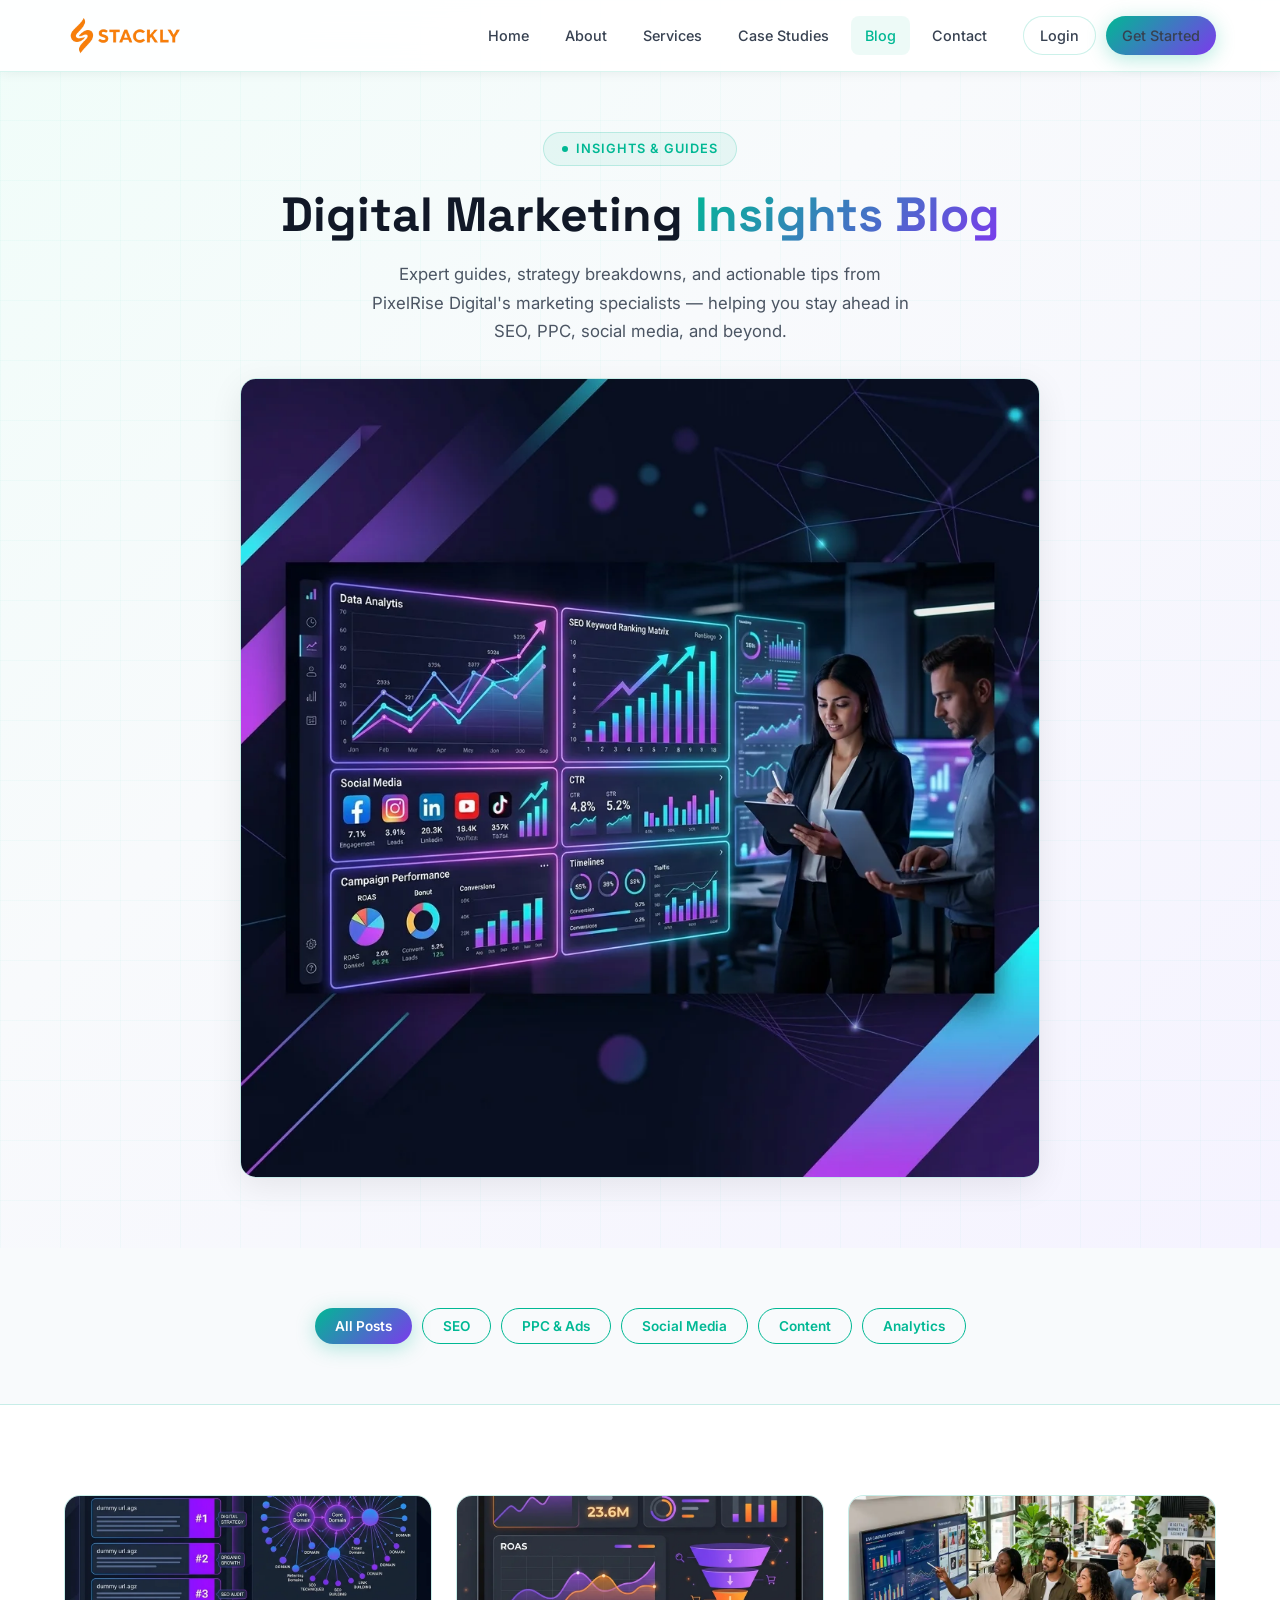
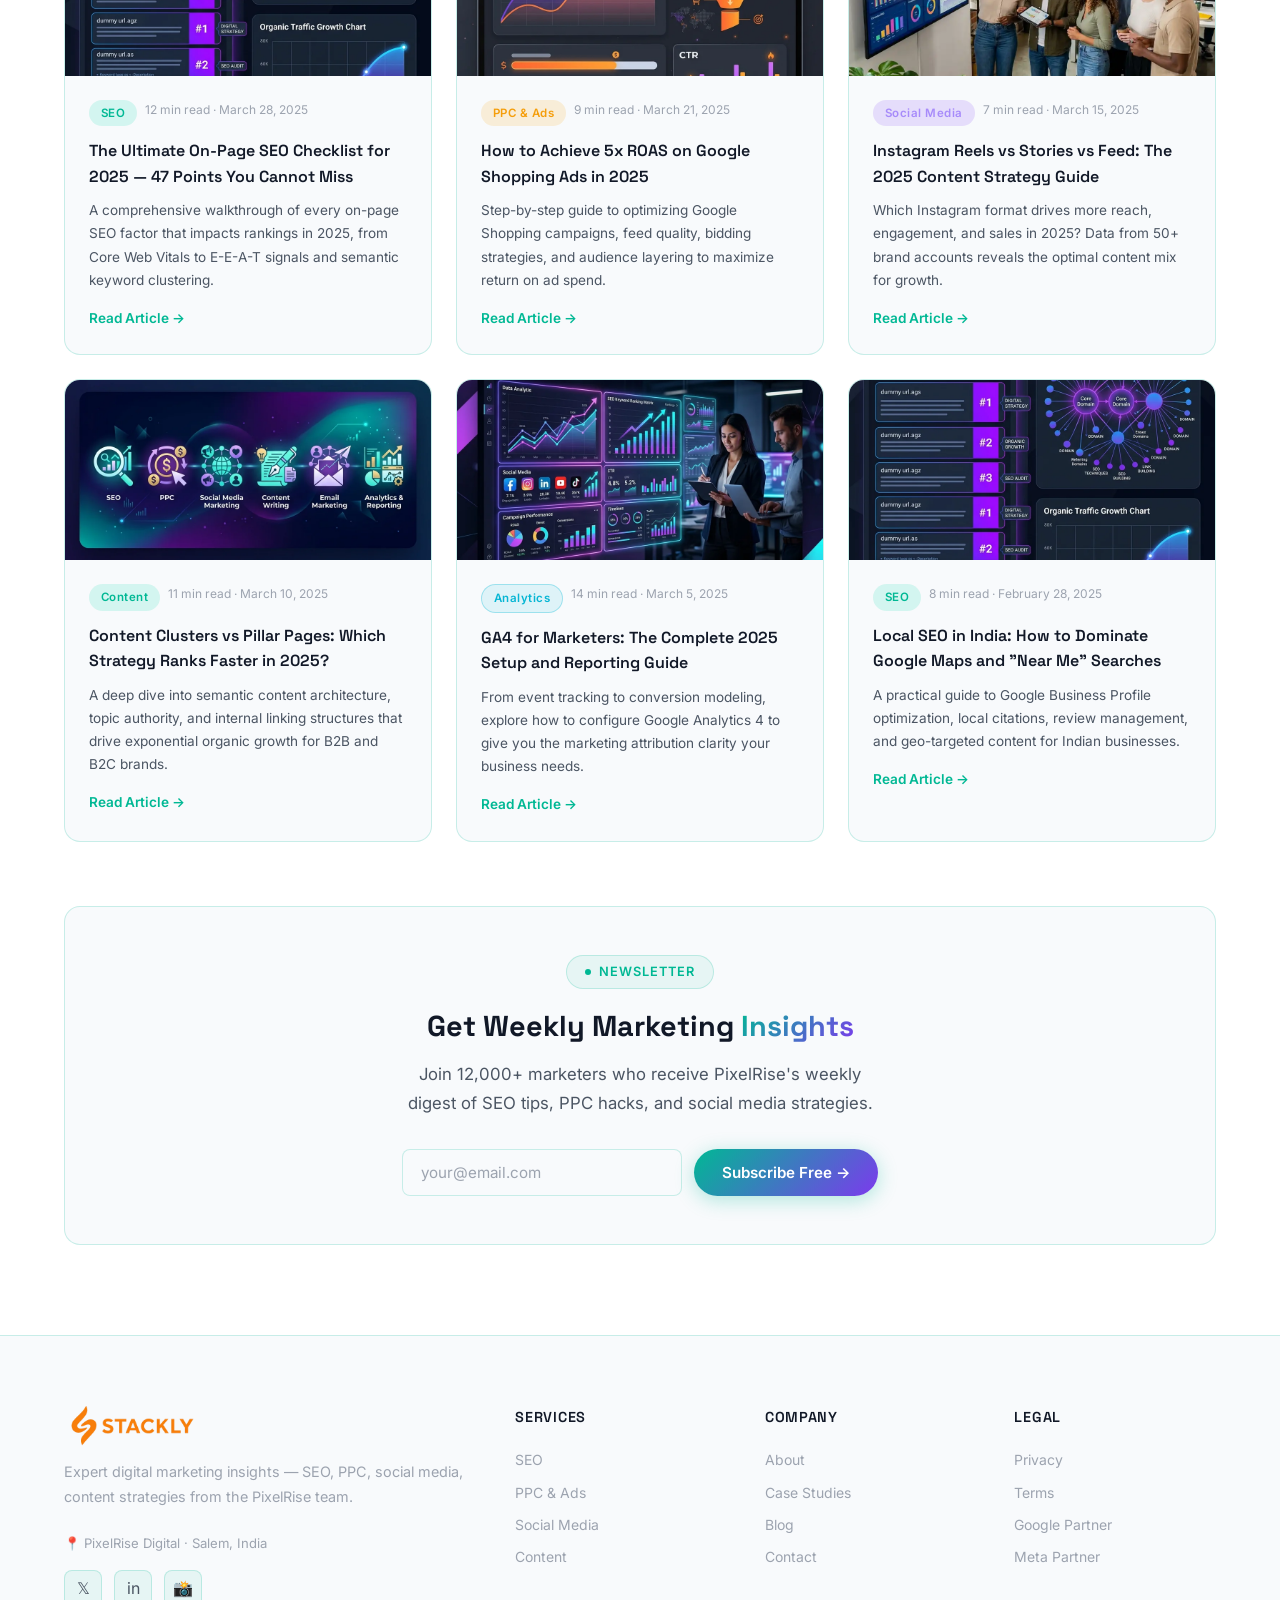
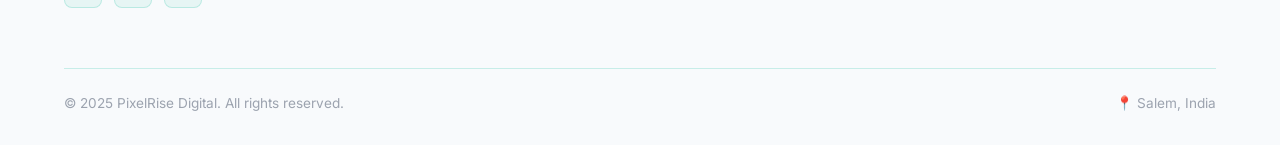
<file: blog.html>
<!DOCTYPE html>
<html lang="en">
<head>
  <meta charset="UTF-8" /><meta name="viewport" content="width=device-width, initial-scale=1.0" />
  <title>Digital Marketing Blog — PixelRise Digital</title>
  <meta name="description" content="Expert insights on SEO, PPC advertising, social media marketing, content strategy, and email automation from PixelRise Digital's marketing team." />
  <link rel="stylesheet" href="css/style.css" /><link rel="stylesheet" href="css/responsive.css" />
</head>
<body>
<div id="preloader"><div class="preloader-inner"><img src="logo.webp" alt="PixelRise Digital" class="preloader-logo" style="height:48px; width:auto; margin:0 auto;"><div class="preloader-bar"><div class="preloader-bar-fill"></div></div></div></div>

<nav class="navbar">
  <a href="index.html" class="navbar-brand"><img src="logo.webp" alt="PixelRise Digital" style="height:36px; width:auto;"></a>
  <div class="navbar-links">
    <a href="index.html">Home</a><a href="about.html">About</a>
    <a href="services.html">Services</a><a href="case-studies.html">Case Studies</a>
    <a href="blog.html" class="active">Blog</a><a href="contact.html">Contact</a>
    <div style="display:flex; gap:10px; margin-left:14px;">
      <a href="login.html" class="btn btn-ghost btn-sm" style="padding:7px 16px; border-radius:var(--radius-pill);">Login</a>
      <a href="register.html" class="btn btn-primary btn-sm" style="padding:7px 16px; border-radius:var(--radius-pill);">Get Started</a>
    </div>
  </div>
  <button class="navbar-mobile-toggle" id="mobileToggle"><span></span><span></span><span></span></button>
</nav>
<div class="navbar-mobile" id="mobileNav">
  <a href="index.html">Home</a><a href="about.html">About</a><a href="services.html">Services</a>
  <a href="case-studies.html">Case Studies</a><a href="blog.html">Blog</a><a href="contact.html">Contact</a>
  <div class="mobile-access-section" style="display:flex; flex-direction:column; gap:10px; padding:15px; border-top:1px solid rgba(255,255,255,0.05); margin-top:10px;">
    <a href="login.html" class="btn btn-outline" style="width:100%; justify-content:center;">Login</a>
    <a href="register.html" class="btn btn-primary" style="width:100%; justify-content:center;">Get Started</a>
  </div>
</div>

<section class="page-hero">
  <div class="page-hero-content">
    <div class="section-tag" style="margin:0 auto 20px;">Insights & Guides</div>
    <h1 class="section-title">Digital Marketing <span>Insights Blog</span></h1>
    <p class="section-subtitle" style="margin:0 auto 32px;">Expert guides, strategy breakdowns, and actionable tips from PixelRise Digital's marketing specialists — helping you stay ahead in SEO, PPC, social media, and beyond.</p>
    <div style="max-width:800px; margin:0 auto; border-radius:var(--radius); overflow:hidden; box-shadow:var(--shadow-card); border:1px solid var(--border);">
      <img src="hero_dm.webp" alt="Digital Marketing Blog" style="width:100%; height:auto; display:block;">
    </div>
  </div>
</section>

<!-- BLOG FILTER CATEGORIES -->
<section class="section-sm" style="background:var(--bg-card);border-bottom:1px solid var(--border);">
  <div class="container">
    <div style="display:flex;flex-wrap:wrap;gap:10px;justify-content:center;" id="blogFilter">
      <button class="btn btn-primary btn-sm blog-filter-btn active" data-filter="all">All Posts</button>
      <button class="btn btn-outline btn-sm blog-filter-btn" data-filter="seo">SEO</button>
      <button class="btn btn-outline btn-sm blog-filter-btn" data-filter="ppc">PPC & Ads</button>
      <button class="btn btn-outline btn-sm blog-filter-btn" data-filter="social">Social Media</button>
      <button class="btn btn-outline btn-sm blog-filter-btn" data-filter="content">Content</button>
      <button class="btn btn-outline btn-sm blog-filter-btn" data-filter="analytics">Analytics</button>
    </div>
  </div>
</section>

<!-- BLOG POSTS -->
<section class="section">
  <div class="container">
    <div class="grid-3" id="blogGrid">

      <div class="card reveal" style="overflow:hidden;padding:0;" data-category="seo">
        <img src="seo_dm.webp" alt="SEO Strategy Guide" style="width:100%;height:180px;object-fit:cover;display:block;">
        <div style="padding:24px;">
          <div style="display:flex;gap:8px;margin-bottom:12px;flex-wrap:wrap;">
            <span class="badge badge-primary" style="font-size:0.72rem;">SEO</span>
            <span style="font-size:0.75rem;color:var(--text-muted);">12 min read · March 28, 2025</span>
          </div>
          <h3 class="card-title" style="font-size:1rem;">The Ultimate On-Page SEO Checklist for 2025 — 47 Points You Cannot Miss</h3>
          <p class="card-text" style="font-size:0.85rem;">A comprehensive walkthrough of every on-page SEO factor that impacts rankings in 2025, from Core Web Vitals to E-E-A-T signals and semantic keyword clustering.</p>
          <a href="contact.html" style="color:var(--primary);font-size:0.85rem;font-weight:600;margin-top:16px;display:inline-block;">Read Article →</a>
        </div>
      </div>

      <div class="card reveal reveal-delay-1" style="overflow:hidden;padding:0;" data-category="ppc">
        <img src="ppc_dm.webp" alt="Google Ads Guide" style="width:100%;height:180px;object-fit:cover;display:block;">
        <div style="padding:24px;">
          <div style="display:flex;gap:8px;margin-bottom:12px;flex-wrap:wrap;">
            <span class="badge badge-yellow" style="font-size:0.72rem;">PPC & Ads</span>
            <span style="font-size:0.75rem;color:var(--text-muted);">9 min read · March 21, 2025</span>
          </div>
          <h3 class="card-title" style="font-size:1rem;">How to Achieve 5x ROAS on Google Shopping Ads in 2025</h3>
          <p class="card-text" style="font-size:0.85rem;">Step-by-step guide to optimizing Google Shopping campaigns, feed quality, bidding strategies, and audience layering to maximize return on ad spend.</p>
          <a href="contact.html" style="color:var(--primary);font-size:0.85rem;font-weight:600;margin-top:16px;display:inline-block;">Read Article →</a>
        </div>
      </div>

      <div class="card reveal reveal-delay-2" style="overflow:hidden;padding:0;" data-category="social">
        <img src="about_dm.webp" alt="Instagram Strategy Guide" style="width:100%;height:180px;object-fit:cover;display:block;">
        <div style="padding:24px;">
          <div style="display:flex;gap:8px;margin-bottom:12px;flex-wrap:wrap;">
            <span class="badge badge-purple" style="font-size:0.72rem;">Social Media</span>
            <span style="font-size:0.75rem;color:var(--text-muted);">7 min read · March 15, 2025</span>
          </div>
          <h3 class="card-title" style="font-size:1rem;">Instagram Reels vs Stories vs Feed: The 2025 Content Strategy Guide</h3>
          <p class="card-text" style="font-size:0.85rem;">Which Instagram format drives more reach, engagement, and sales in 2025? Data from 50+ brand accounts reveals the optimal content mix for growth.</p>
          <a href="contact.html" style="color:var(--primary);font-size:0.85rem;font-weight:600;margin-top:16px;display:inline-block;">Read Article →</a>
        </div>
      </div>

      <div class="card reveal" style="overflow:hidden;padding:0;" data-category="content">
        <img src="services_dm.webp" alt="Content Marketing Guide" style="width:100%;height:180px;object-fit:cover;display:block;">
        <div style="padding:24px;">
          <div style="display:flex;gap:8px;margin-bottom:12px;flex-wrap:wrap;">
            <span class="badge badge-primary" style="font-size:0.72rem;">Content</span>
            <span style="font-size:0.75rem;color:var(--text-muted);">11 min read · March 10, 2025</span>
          </div>
          <h3 class="card-title" style="font-size:1rem;">Content Clusters vs Pillar Pages: Which Strategy Ranks Faster in 2025?</h3>
          <p class="card-text" style="font-size:0.85rem;">A deep dive into semantic content architecture, topic authority, and internal linking structures that drive exponential organic growth for B2B and B2C brands.</p>
          <a href="contact.html" style="color:var(--primary);font-size:0.85rem;font-weight:600;margin-top:16px;display:inline-block;">Read Article →</a>
        </div>
      </div>

      <div class="card reveal reveal-delay-1" style="overflow:hidden;padding:0;" data-category="analytics">
        <img src="hero_dm.webp" alt="GA4 Analytics Guide" style="width:100%;height:180px;object-fit:cover;display:block;">
        <div style="padding:24px;">
          <div style="display:flex;gap:8px;margin-bottom:12px;flex-wrap:wrap;">
            <span class="badge" style="font-size:0.72rem;background:rgba(6,182,212,0.1);color:var(--accent);border:1px solid rgba(6,182,212,0.3);">Analytics</span>
            <span style="font-size:0.75rem;color:var(--text-muted);">14 min read · March 5, 2025</span>
          </div>
          <h3 class="card-title" style="font-size:1rem;">GA4 for Marketers: The Complete 2025 Setup and Reporting Guide</h3>
          <p class="card-text" style="font-size:0.85rem;">From event tracking to conversion modeling, explore how to configure Google Analytics 4 to give you the marketing attribution clarity your business needs.</p>
          <a href="contact.html" style="color:var(--primary);font-size:0.85rem;font-weight:600;margin-top:16px;display:inline-block;">Read Article →</a>
        </div>
      </div>

      <div class="card reveal reveal-delay-2" style="overflow:hidden;padding:0;" data-category="seo">
        <img src="seo_dm.webp" alt="Local SEO Guide" style="width:100%;height:180px;object-fit:cover;display:block;">
        <div style="padding:24px;">
          <div style="display:flex;gap:8px;margin-bottom:12px;flex-wrap:wrap;">
            <span class="badge badge-primary" style="font-size:0.72rem;">SEO</span>
            <span style="font-size:0.75rem;color:var(--text-muted);">8 min read · February 28, 2025</span>
          </div>
          <h3 class="card-title" style="font-size:1rem;">Local SEO in India: How to Dominate Google Maps and "Near Me" Searches</h3>
          <p class="card-text" style="font-size:0.85rem;">A practical guide to Google Business Profile optimization, local citations, review management, and geo-targeted content for Indian businesses.</p>
          <a href="contact.html" style="color:var(--primary);font-size:0.85rem;font-weight:600;margin-top:16px;display:inline-block;">Read Article →</a>
        </div>
      </div>

    </div>

    <!-- Newsletter Signup -->
    <div class="card reveal" style="margin-top:64px;text-align:center;padding:48px;">
      <div class="section-tag" style="margin:0 auto 20px;">Newsletter</div>
      <h2 class="section-title" style="font-size:1.8rem;">Get Weekly Marketing <span>Insights</span></h2>
      <p class="section-subtitle" style="margin:0 auto 32px;max-width:480px;">Join 12,000+ marketers who receive PixelRise's weekly digest of SEO tips, PPC hacks, and social media strategies.</p>
      <form style="display:flex;gap:12px;justify-content:center;flex-wrap:wrap;" onsubmit="event.preventDefault();this.innerHTML='<div style=\'color:#22c55e;font-weight:600;\'>✓ Subscribed! Check your inbox.</div>'">
        <input type="email" class="form-control" placeholder="your@email.com" required style="max-width:280px;" />
        <button type="submit" class="btn btn-primary">Subscribe Free →</button>
      </form>
    </div>
  </div>
</section>

<footer><div class="container-wide">
  <div class="footer-grid">
    <div><img src="logo.webp" alt="PixelRise Digital" class="footer-brand" style="height:40px; width:auto; margin-bottom:14px;"><p class="footer-desc">Expert digital marketing insights — SEO, PPC, social media, content strategies from the PixelRise team.</p><p style="font-size:.82rem;color:var(--text-muted);margin-bottom:16px;">📍 PixelRise Digital · Salem, India</p><div class="footer-socials"><a href="404.html" class="footer-social-btn">𝕏</a><a href="404.html" class="footer-social-btn">in</a><a href="404.html" class="footer-social-btn">📸</a></div></div>
    <div><div class="footer-col-title">Services</div><div class="footer-links"><a href="services.html">SEO</a><a href="services.html">PPC & Ads</a><a href="services.html">Social Media</a><a href="services.html">Content</a></div></div>
    <div><div class="footer-col-title">Company</div><div class="footer-links"><a href="about.html">About</a><a href="case-studies.html">Case Studies</a><a href="blog.html">Blog</a><a href="contact.html">Contact</a></div></div>
    <div><div class="footer-col-title">Legal</div><div class="footer-links"><a href="404.html">Privacy</a><a href="404.html">Terms</a><a href="404.html">Google Partner</a><a href="404.html">Meta Partner</a></div></div>
  </div>
  <div class="footer-bottom"><span>© 2025 PixelRise Digital. All rights reserved.</span><span>📍 Salem, India</span></div>
</div></footer>
<button id="scrollTop">↑</button>
<script src="js/main.js"></script>
<script>
  const dt=document.getElementById('dropdownTrigger'),nd=document.getElementById('navDropdown');
  if(dt){dt.addEventListener('click',e=>{e.stopPropagation();nd.classList.toggle('open')});document.addEventListener('click',()=>nd.classList.remove('open'));}
  // Blog filter
  document.querySelectorAll('.blog-filter-btn').forEach(btn => {
    btn.addEventListener('click', () => {
      document.querySelectorAll('.blog-filter-btn').forEach(b => {b.classList.remove('active','btn-primary');b.classList.add('btn-outline');});
      btn.classList.add('active','btn-primary');btn.classList.remove('btn-outline');
      const f = btn.dataset.filter;
      document.querySelectorAll('#blogGrid .card').forEach(card => {
        card.style.display = (f === 'all' || card.dataset.category === f) ? '' : 'none';
      });
    });
  });
</script>
</body></html>
</file>
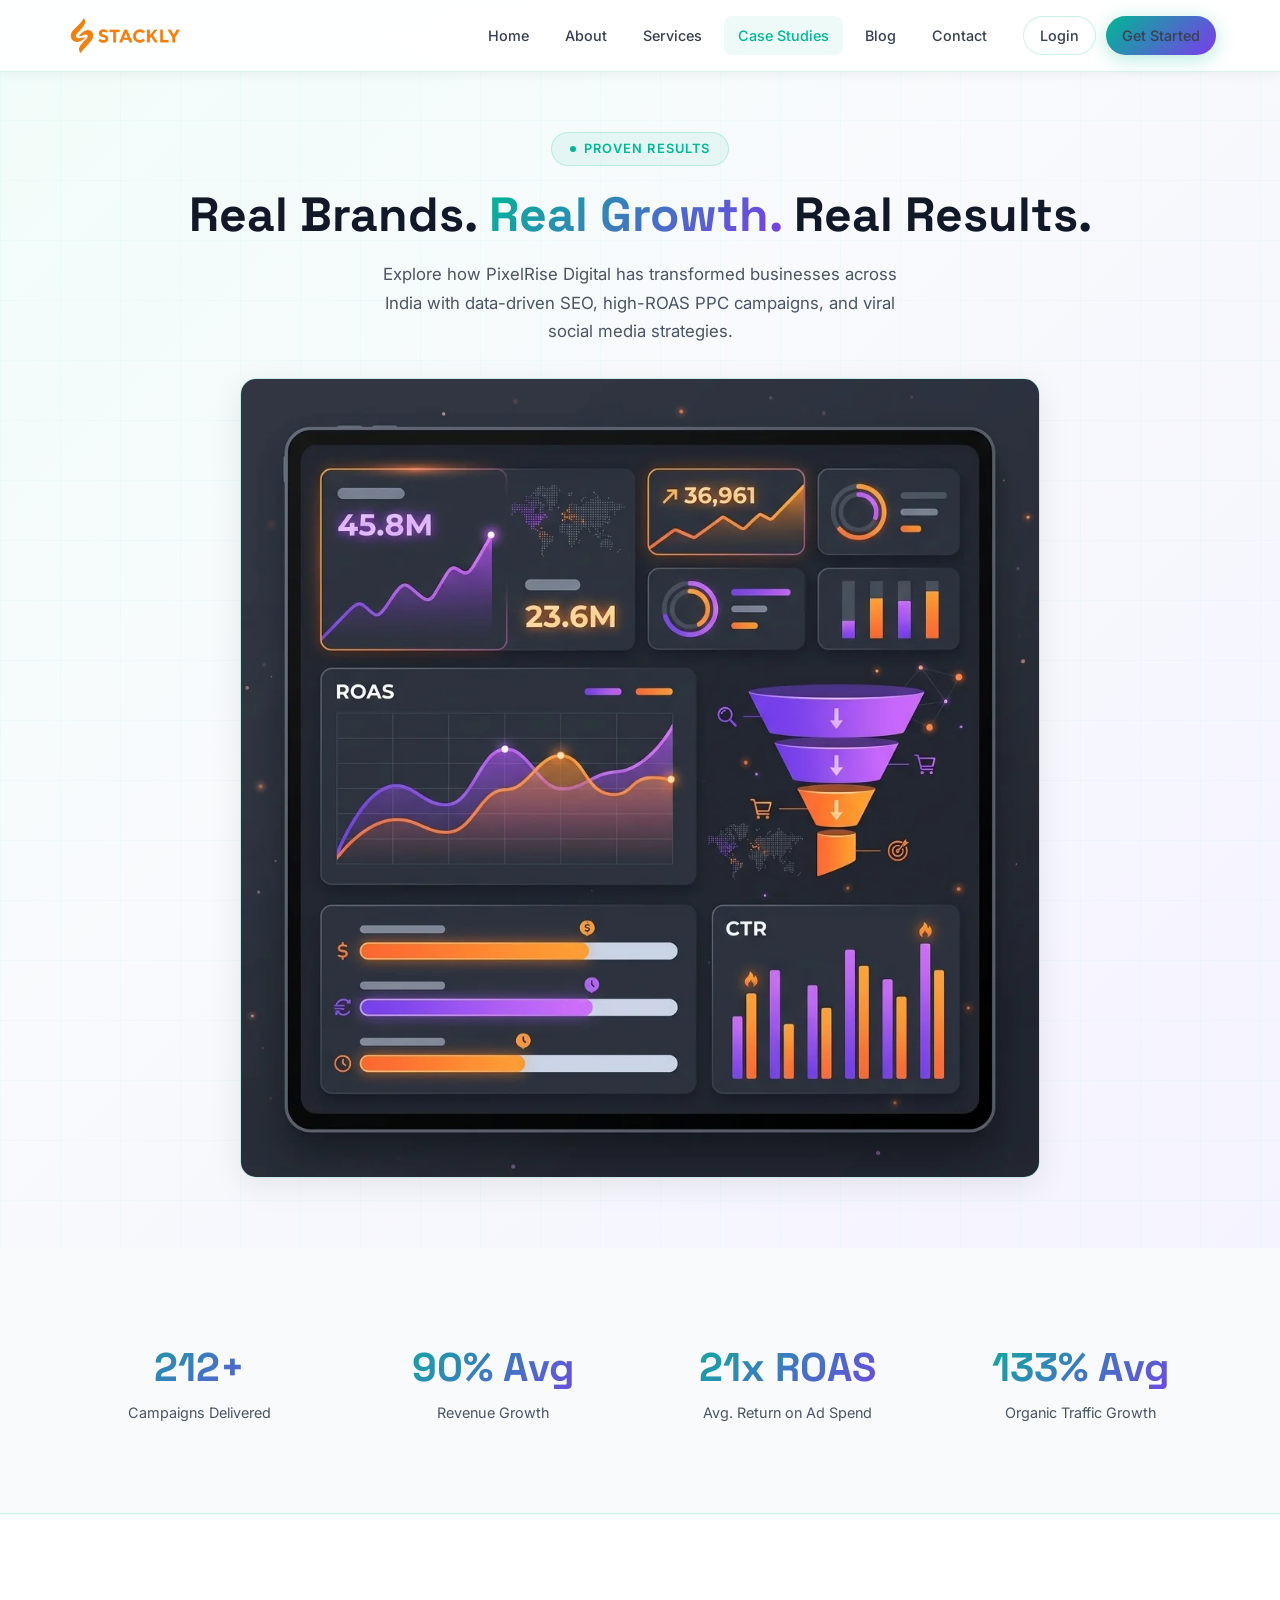
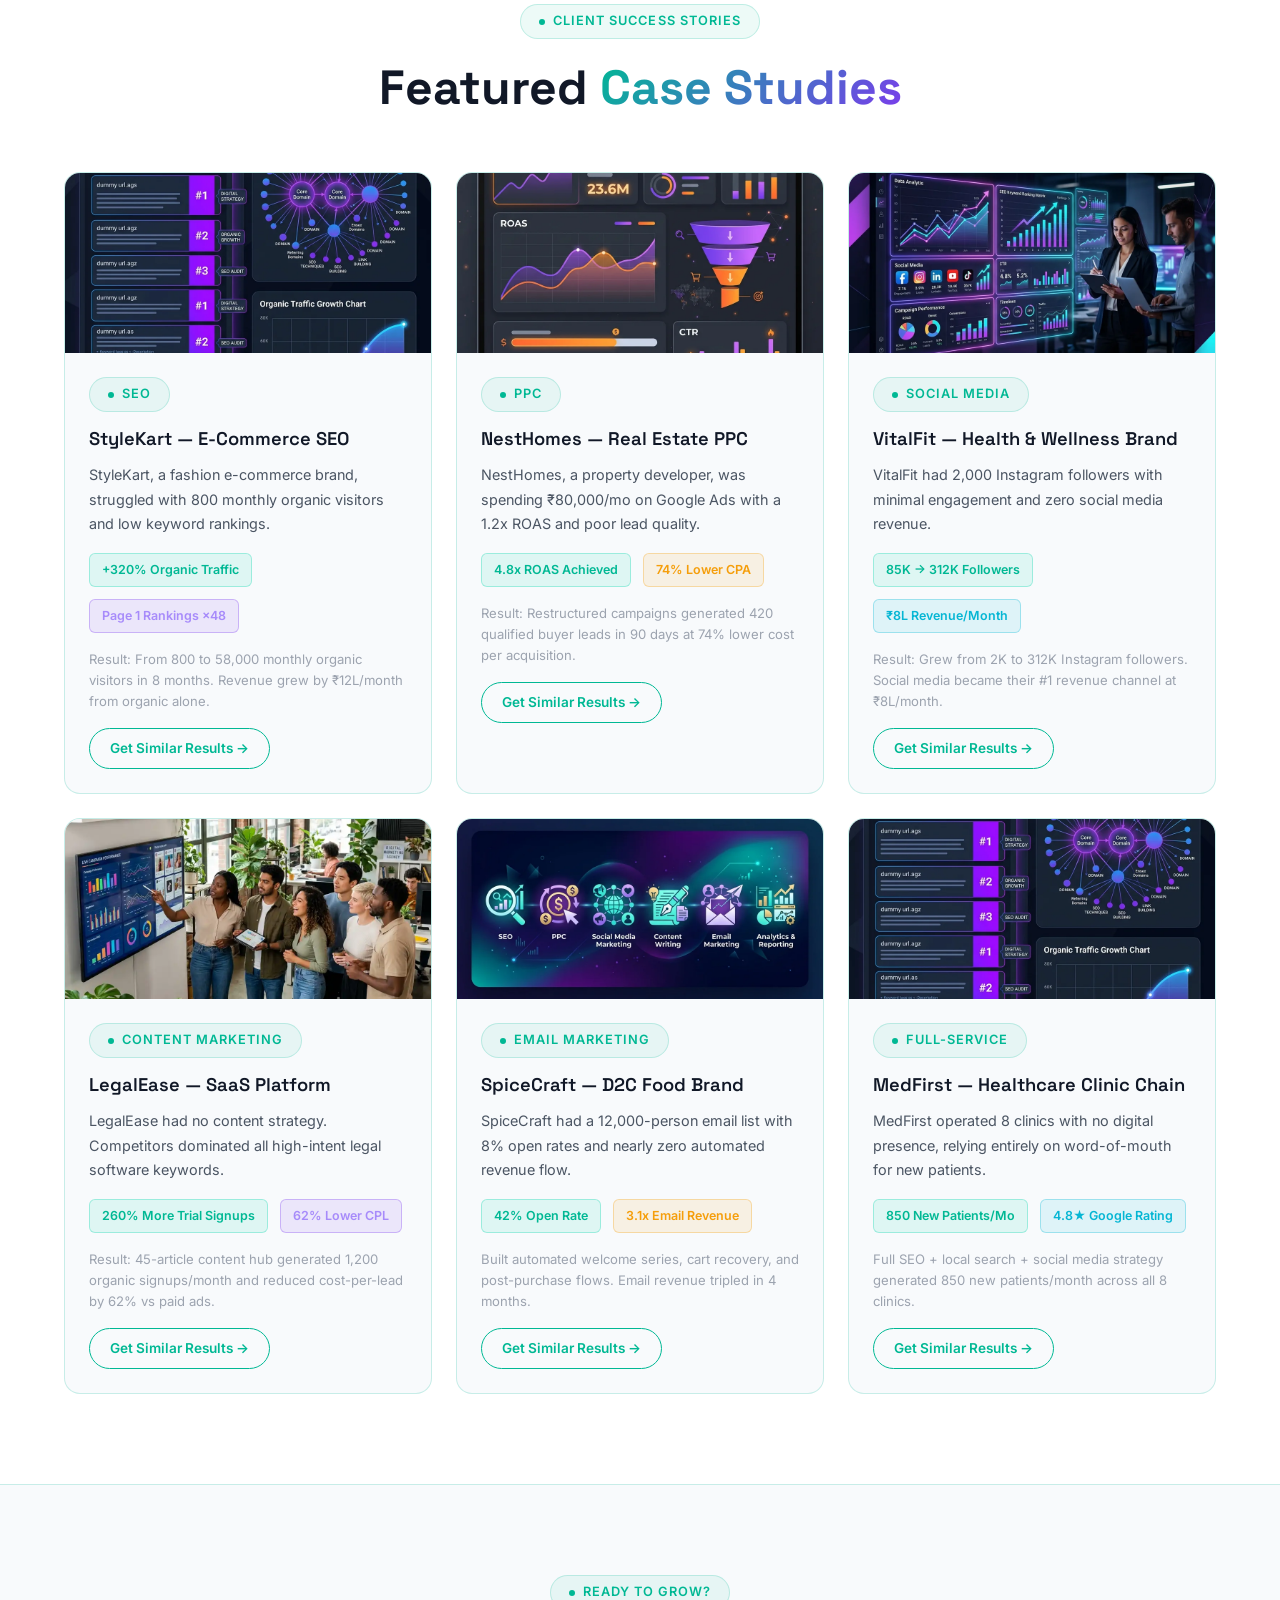
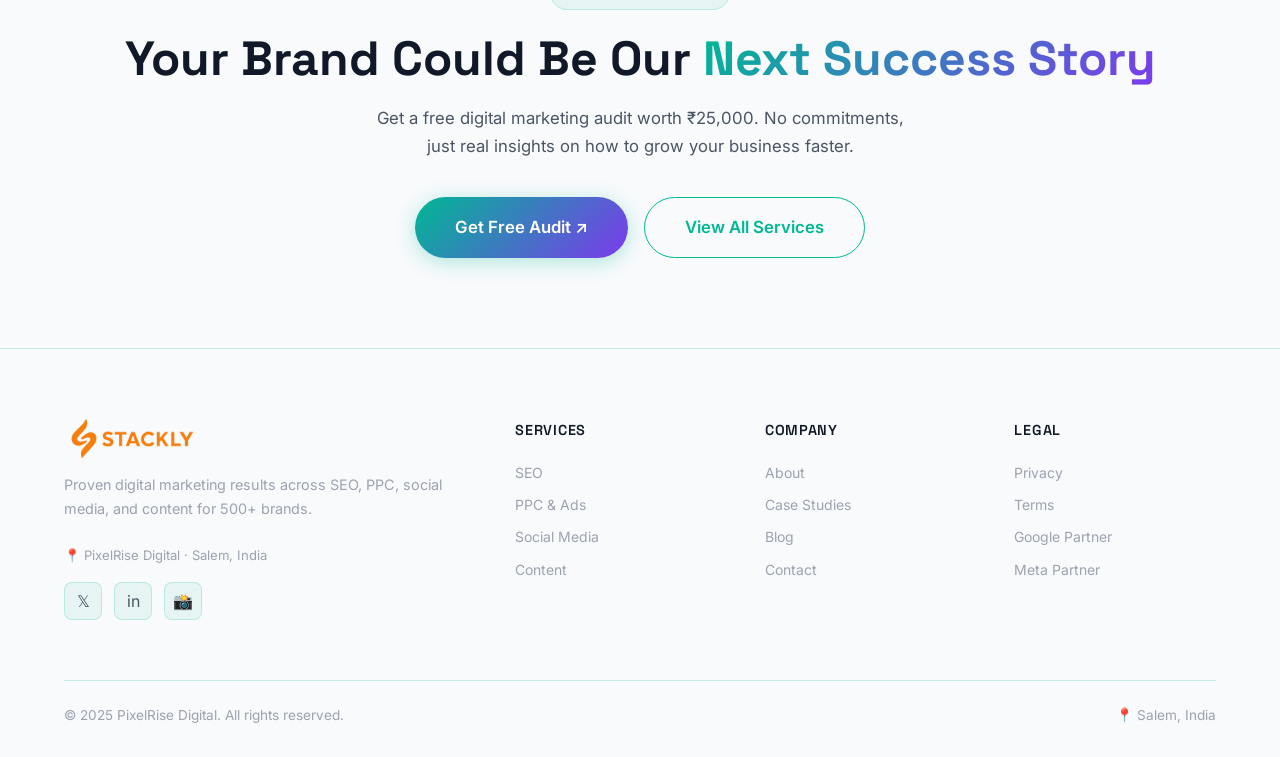
<file: case-studies.html>
<!DOCTYPE html>
<html lang="en">
<head>
  <meta charset="UTF-8" /><meta name="viewport" content="width=device-width, initial-scale=1.0" />
  <title>Digital Marketing Case Studies — PixelRise Digital</title>
  <meta name="description" content="Explore PixelRise Digital's success stories. Real results for real businesses — SEO traffic growth, PPC ROAS improvements, and social media transformations." />
  <link rel="stylesheet" href="css/style.css" /><link rel="stylesheet" href="css/responsive.css" />
</head>
<body>
<div id="preloader"><div class="preloader-inner"><img src="logo.webp" alt="PixelRise Digital" class="preloader-logo" style="height:48px; width:auto; margin:0 auto;"><div class="preloader-bar"><div class="preloader-bar-fill"></div></div></div></div>

<nav class="navbar">
  <a href="index.html" class="navbar-brand"><img src="logo.webp" alt="PixelRise Digital" style="height:36px; width:auto;"></a>
  <div class="navbar-links">
    <a href="index.html">Home</a><a href="about.html">About</a>
    <a href="services.html">Services</a><a href="case-studies.html" class="active">Case Studies</a>
    <a href="blog.html">Blog</a><a href="contact.html">Contact</a>
    <div style="display:flex; gap:10px; margin-left:14px;">
      <a href="login.html" class="btn btn-ghost btn-sm" style="padding:7px 16px; border-radius:var(--radius-pill);">Login</a>
      <a href="register.html" class="btn btn-primary btn-sm" style="padding:7px 16px; border-radius:var(--radius-pill);">Get Started</a>
    </div>
  </div>
  <button class="navbar-mobile-toggle" id="mobileToggle"><span></span><span></span><span></span></button>
</nav>
<div class="navbar-mobile" id="mobileNav">
  <a href="index.html">Home</a><a href="about.html">About</a><a href="services.html">Services</a>
  <a href="case-studies.html">Case Studies</a><a href="blog.html">Blog</a><a href="contact.html">Contact</a>
  <div class="mobile-access-section" style="display:flex; flex-direction:column; gap:10px; padding:15px; border-top:1px solid rgba(255,255,255,0.05); margin-top:10px;">
    <a href="login.html" class="btn btn-outline" style="width:100%; justify-content:center;">Login</a>
    <a href="register.html" class="btn btn-primary" style="width:100%; justify-content:center;">Get Started</a>
  </div>
</div>

<section class="page-hero">
  <div class="page-hero-content">
    <div class="section-tag" style="margin:0 auto 20px;">Proven Results</div>
    <h1 class="section-title">Real Brands. <span>Real Growth.</span> Real Results.</h1>
    <p class="section-subtitle" style="margin:0 auto 32px;">Explore how PixelRise Digital has transformed businesses across India with data-driven SEO, high-ROAS PPC campaigns, and viral social media strategies.</p>
    <div style="max-width:800px; margin:0 auto; border-radius:var(--radius); overflow:hidden; box-shadow:var(--shadow-card); border:1px solid var(--border);">
      <img src="ppc_dm.webp" alt="Digital Marketing Results & Case Studies" style="width:100%; height:auto; display:block;">
    </div>
  </div>
</section>

<!-- OVERALL STATS -->
<section class="section-sm" style="background:var(--bg-card);border-bottom:1px solid var(--border);">
  <div class="container">
    <div class="grid-4">
      <div class="stat-block reveal"><span class="stat-value" data-target="500" data-suffix="+">0+</span><span class="stat-label">Campaigns Delivered</span></div>
      <div class="stat-block reveal reveal-delay-1"><span class="stat-value" data-target="213" data-suffix="% Avg">0</span><span class="stat-label">Revenue Growth</span></div>
      <div class="stat-block reveal reveal-delay-2"><span class="stat-value" data-target="49" data-suffix="x ROAS">0</span><span class="stat-label">Avg. Return on Ad Spend</span></div>
      <div class="stat-block reveal reveal-delay-3"><span class="stat-value" data-target="320" data-suffix="% Avg">0</span><span class="stat-label">Organic Traffic Growth</span></div>
    </div>
  </div>
</section>

<!-- CASE STUDIES GRID -->
<section class="section">
  <div class="container">
    <div class="text-center reveal">
      <div class="section-tag">Client Success Stories</div>
      <h2 class="section-title">Featured <span>Case Studies</span></h2>
    </div>
    <div class="grid-3" style="margin-top:56px;">

      <div class="card reveal" style="overflow:hidden; padding:0;">
        <img src="seo_dm.webp" alt="E-Commerce SEO Case Study" style="width:100%;height:180px;object-fit:cover;display:block;">
        <div style="padding:24px;">
          <div class="section-tag" style="margin-bottom:12px;">SEO</div>
          <h3 class="card-title">StyleKart — E-Commerce SEO</h3>
          <p class="card-text">StyleKart, a fashion e-commerce brand, struggled with 800 monthly organic visitors and low keyword rankings.</p>
          <div style="margin:16px 0;display:flex;gap:12px;flex-wrap:wrap;">
            <div style="background:rgba(0,212,170,0.1);border:1px solid rgba(0,212,170,0.3);border-radius:6px;padding:6px 12px;font-size:0.78rem;font-weight:600;color:var(--primary);">+320% Organic Traffic</div>
            <div style="background:rgba(124,58,237,0.1);border:1px solid rgba(124,58,237,0.3);border-radius:6px;padding:6px 12px;font-size:0.78rem;font-weight:600;color:var(--secondary-light);">Page 1 Rankings ×48</div>
          </div>
          <p style="font-size:0.82rem;color:var(--text-muted);">Result: From 800 to 58,000 monthly organic visitors in 8 months. Revenue grew by ₹12L/month from organic alone.</p>
          <a href="contact.html" class="btn btn-outline btn-sm" style="margin-top:16px;">Get Similar Results →</a>
        </div>
      </div>

      <div class="card reveal reveal-delay-1" style="overflow:hidden; padding:0;">
        <img src="ppc_dm.webp" alt="Google Ads PPC Case Study" style="width:100%;height:180px;object-fit:cover;display:block;">
        <div style="padding:24px;">
          <div class="section-tag" style="margin-bottom:12px;">PPC</div>
          <h3 class="card-title">NestHomes — Real Estate PPC</h3>
          <p class="card-text">NestHomes, a property developer, was spending ₹80,000/mo on Google Ads with a 1.2x ROAS and poor lead quality.</p>
          <div style="margin:16px 0;display:flex;gap:12px;flex-wrap:wrap;">
            <div style="background:rgba(0,212,170,0.1);border:1px solid rgba(0,212,170,0.3);border-radius:6px;padding:6px 12px;font-size:0.78rem;font-weight:600;color:var(--primary);">4.8x ROAS Achieved</div>
            <div style="background:rgba(245,158,11,0.1);border:1px solid rgba(245,158,11,0.3);border-radius:6px;padding:6px 12px;font-size:0.78rem;font-weight:600;color:var(--accent2);">74% Lower CPA</div>
          </div>
          <p style="font-size:0.82rem;color:var(--text-muted);">Result: Restructured campaigns generated 420 qualified buyer leads in 90 days at 74% lower cost per acquisition.</p>
          <a href="contact.html" class="btn btn-outline btn-sm" style="margin-top:16px;">Get Similar Results →</a>
        </div>
      </div>

      <div class="card reveal reveal-delay-2" style="overflow:hidden; padding:0;">
        <img src="hero_dm.webp" alt="Social Media Case Study" style="width:100%;height:180px;object-fit:cover;display:block;">
        <div style="padding:24px;">
          <div class="section-tag" style="margin-bottom:12px;">Social Media</div>
          <h3 class="card-title">VitalFit — Health & Wellness Brand</h3>
          <p class="card-text">VitalFit had 2,000 Instagram followers with minimal engagement and zero social media revenue.</p>
          <div style="margin:16px 0;display:flex;gap:12px;flex-wrap:wrap;">
            <div style="background:rgba(0,212,170,0.1);border:1px solid rgba(0,212,170,0.3);border-radius:6px;padding:6px 12px;font-size:0.78rem;font-weight:600;color:var(--primary);">85K → 312K Followers</div>
            <div style="background:rgba(6,182,212,0.1);border:1px solid rgba(6,182,212,0.3);border-radius:6px;padding:6px 12px;font-size:0.78rem;font-weight:600;color:var(--accent);">₹8L Revenue/Month</div>
          </div>
          <p style="font-size:0.82rem;color:var(--text-muted);">Result: Grew from 2K to 312K Instagram followers. Social media became their #1 revenue channel at ₹8L/month.</p>
          <a href="contact.html" class="btn btn-outline btn-sm" style="margin-top:16px;">Get Similar Results →</a>
        </div>
      </div>

      <div class="card reveal" style="overflow:hidden; padding:0;">
        <img src="about_dm.webp" alt="Content Marketing Case Study" style="width:100%;height:180px;object-fit:cover;display:block;">
        <div style="padding:24px;">
          <div class="section-tag" style="margin-bottom:12px;">Content Marketing</div>
          <h3 class="card-title">LegalEase — SaaS Platform</h3>
          <p class="card-text">LegalEase had no content strategy. Competitors dominated all high-intent legal software keywords.</p>
          <div style="margin:16px 0;display:flex;gap:12px;flex-wrap:wrap;">
            <div style="background:rgba(0,212,170,0.1);border:1px solid rgba(0,212,170,0.3);border-radius:6px;padding:6px 12px;font-size:0.78rem;font-weight:600;color:var(--primary);">260% More Trial Signups</div>
            <div style="background:rgba(124,58,237,0.1);border:1px solid rgba(124,58,237,0.3);border-radius:6px;padding:6px 12px;font-size:0.78rem;font-weight:600;color:var(--secondary-light);">62% Lower CPL</div>
          </div>
          <p style="font-size:0.82rem;color:var(--text-muted);">Result: 45-article content hub generated 1,200 organic signups/month and reduced cost-per-lead by 62% vs paid ads.</p>
          <a href="contact.html" class="btn btn-outline btn-sm" style="margin-top:16px;">Get Similar Results →</a>
        </div>
      </div>

      <div class="card reveal reveal-delay-1" style="overflow:hidden; padding:0;">
        <img src="services_dm.webp" alt="Email Marketing Case Study" style="width:100%;height:180px;object-fit:cover;display:block;">
        <div style="padding:24px;">
          <div class="section-tag" style="margin-bottom:12px;">Email Marketing</div>
          <h3 class="card-title">SpiceCraft — D2C Food Brand</h3>
          <p class="card-text">SpiceCraft had a 12,000-person email list with 8% open rates and nearly zero automated revenue flow.</p>
          <div style="margin:16px 0;display:flex;gap:12px;flex-wrap:wrap;">
            <div style="background:rgba(0,212,170,0.1);border:1px solid rgba(0,212,170,0.3);border-radius:6px;padding:6px 12px;font-size:0.78rem;font-weight:600;color:var(--primary);">42% Open Rate</div>
            <div style="background:rgba(245,158,11,0.1);border:1px solid rgba(245,158,11,0.3);border-radius:6px;padding:6px 12px;font-size:0.78rem;font-weight:600;color:var(--accent2);">3.1x Email Revenue</div>
          </div>
          <p style="font-size:0.82rem;color:var(--text-muted);">Built automated welcome series, cart recovery, and post-purchase flows. Email revenue tripled in 4 months.</p>
          <a href="contact.html" class="btn btn-outline btn-sm" style="margin-top:16px;">Get Similar Results →</a>
        </div>
      </div>

      <div class="card reveal reveal-delay-2" style="overflow:hidden; padding:0;">
        <img src="seo_dm.webp" alt="Full-Service Digital Marketing Case Study" style="width:100%;height:180px;object-fit:cover;display:block;">
        <div style="padding:24px;">
          <div class="section-tag" style="margin-bottom:12px;">Full-Service</div>
          <h3 class="card-title">MedFirst — Healthcare Clinic Chain</h3>
          <p class="card-text">MedFirst operated 8 clinics with no digital presence, relying entirely on word-of-mouth for new patients.</p>
          <div style="margin:16px 0;display:flex;gap:12px;flex-wrap:wrap;">
            <div style="background:rgba(0,212,170,0.1);border:1px solid rgba(0,212,170,0.3);border-radius:6px;padding:6px 12px;font-size:0.78rem;font-weight:600;color:var(--primary);">850 New Patients/Mo</div>
            <div style="background:rgba(6,182,212,0.1);border:1px solid rgba(6,182,212,0.3);border-radius:6px;padding:6px 12px;font-size:0.78rem;font-weight:600;color:var(--accent);">4.8★ Google Rating</div>
          </div>
          <p style="font-size:0.82rem;color:var(--text-muted);">Full SEO + local search + social media strategy generated 850 new patients/month across all 8 clinics.</p>
          <a href="contact.html" class="btn btn-outline btn-sm" style="margin-top:16px;">Get Similar Results →</a>
        </div>
      </div>

    </div>
  </div>
</section>

<!-- CTA -->
<section class="section" style="background:var(--bg-card);border-top:1px solid var(--border);">
  <div class="container">
    <div class="text-center reveal">
      <div class="section-tag">Ready to Grow?</div>
      <h2 class="section-title">Your Brand Could Be Our <span>Next Success Story</span></h2>
      <p class="section-subtitle" style="margin:0 auto 36px;">Get a free digital marketing audit worth ₹25,000. No commitments, just real insights on how to grow your business faster.</p>
      <div style="display:flex;gap:16px;justify-content:center;flex-wrap:wrap;">
        <a href="contact.html" class="btn btn-primary btn-lg">Get Free Audit ↗</a>
        <a href="services.html" class="btn btn-outline btn-lg">View All Services</a>
      </div>
    </div>
  </div>
</section>

<footer><div class="container-wide">
  <div class="footer-grid">
    <div><img src="logo.webp" alt="PixelRise Digital" class="footer-brand" style="height:40px; width:auto; margin-bottom:14px;"><p class="footer-desc">Proven digital marketing results across SEO, PPC, social media, and content for 500+ brands.</p><p style="font-size:.82rem;color:var(--text-muted);margin-bottom:16px;">📍 PixelRise Digital · Salem, India</p><div class="footer-socials"><a href="404.html" class="footer-social-btn">𝕏</a><a href="404.html" class="footer-social-btn">in</a><a href="404.html" class="footer-social-btn">📸</a></div></div>
    <div><div class="footer-col-title">Services</div><div class="footer-links"><a href="services.html">SEO</a><a href="services.html">PPC & Ads</a><a href="services.html">Social Media</a><a href="services.html">Content</a></div></div>
    <div><div class="footer-col-title">Company</div><div class="footer-links"><a href="about.html">About</a><a href="case-studies.html">Case Studies</a><a href="blog.html">Blog</a><a href="contact.html">Contact</a></div></div>
    <div><div class="footer-col-title">Legal</div><div class="footer-links"><a href="404.html">Privacy</a><a href="404.html">Terms</a><a href="404.html">Google Partner</a><a href="404.html">Meta Partner</a></div></div>
  </div>
  <div class="footer-bottom"><span>© 2025 PixelRise Digital. All rights reserved.</span><span>📍 Salem, India</span></div>
</div></footer>
<button id="scrollTop">↑</button>
<script src="js/main.js"></script>
<script>
  const dt=document.getElementById('dropdownTrigger'),nd=document.getElementById('navDropdown');
  if(dt){dt.addEventListener('click',e=>{e.stopPropagation();nd.classList.toggle('open')});document.addEventListener('click',()=>nd.classList.remove('open'));}
</script>
</body></html>
</file>
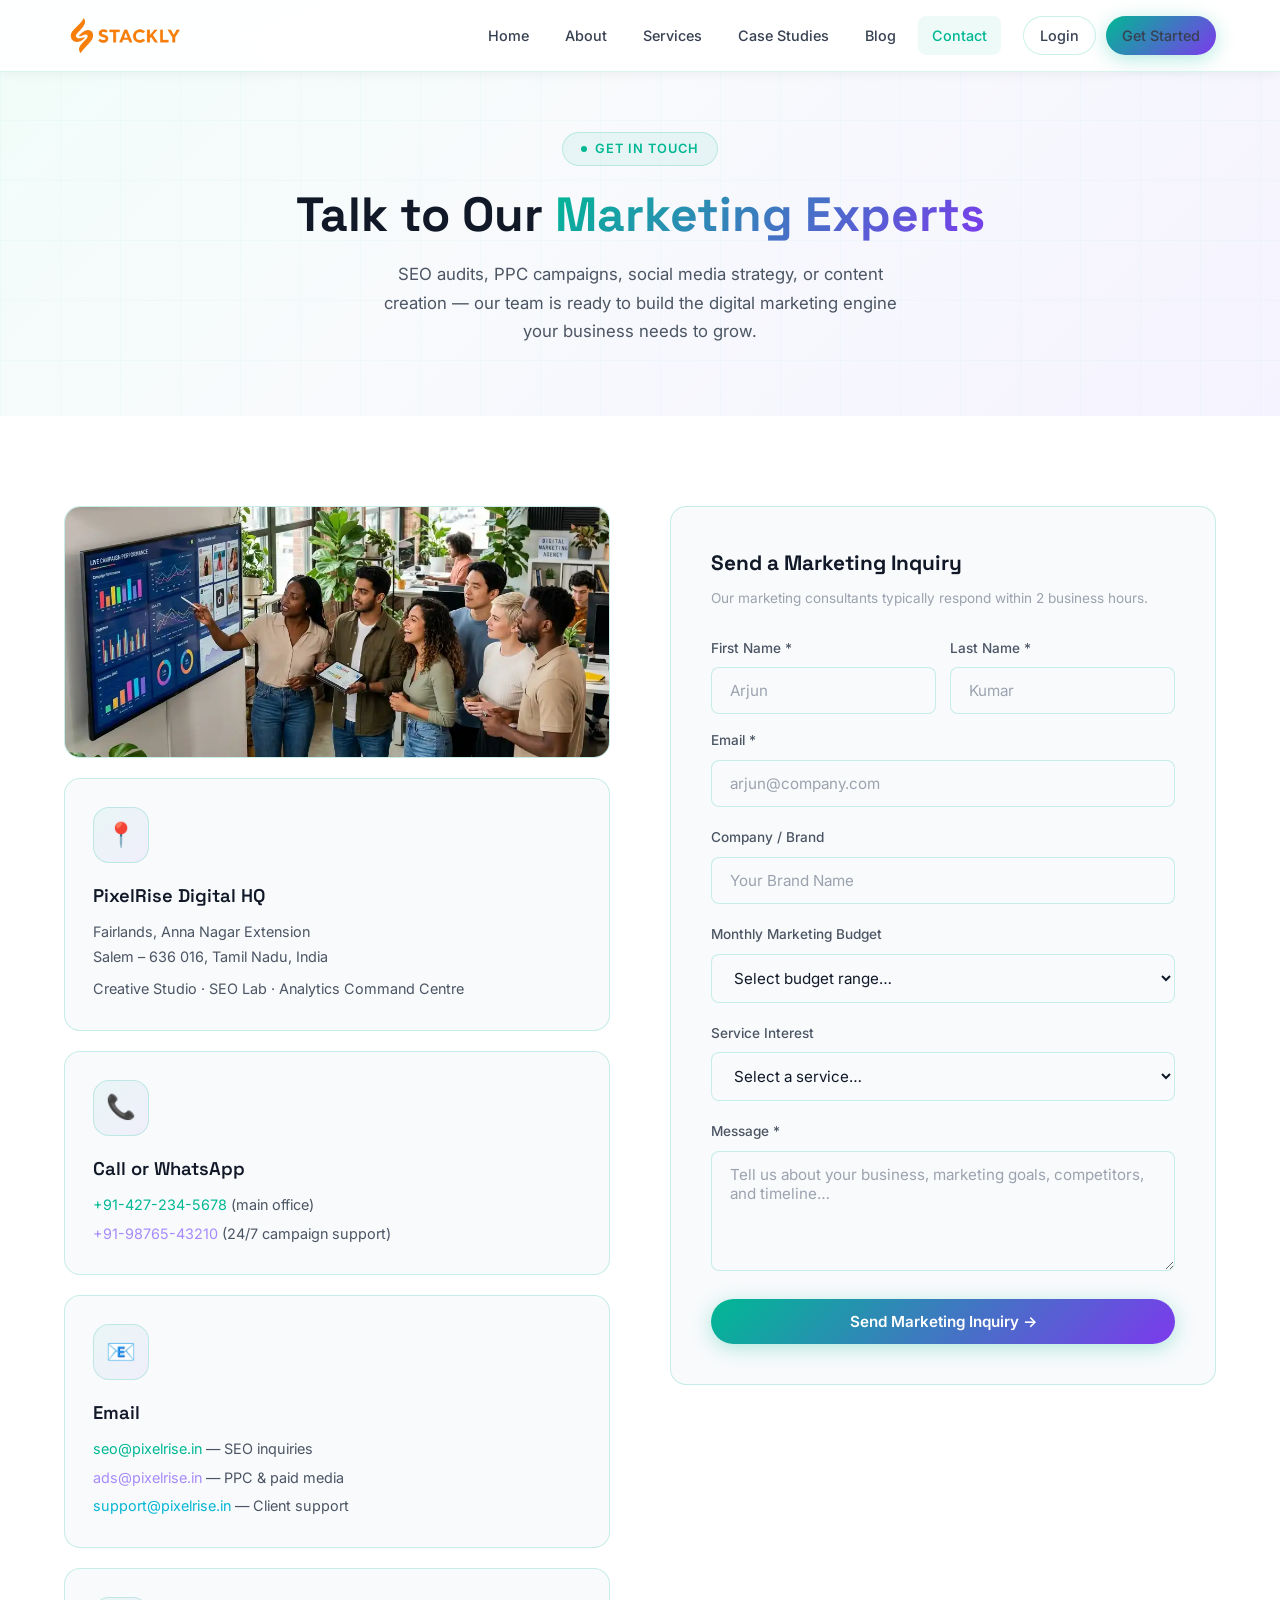
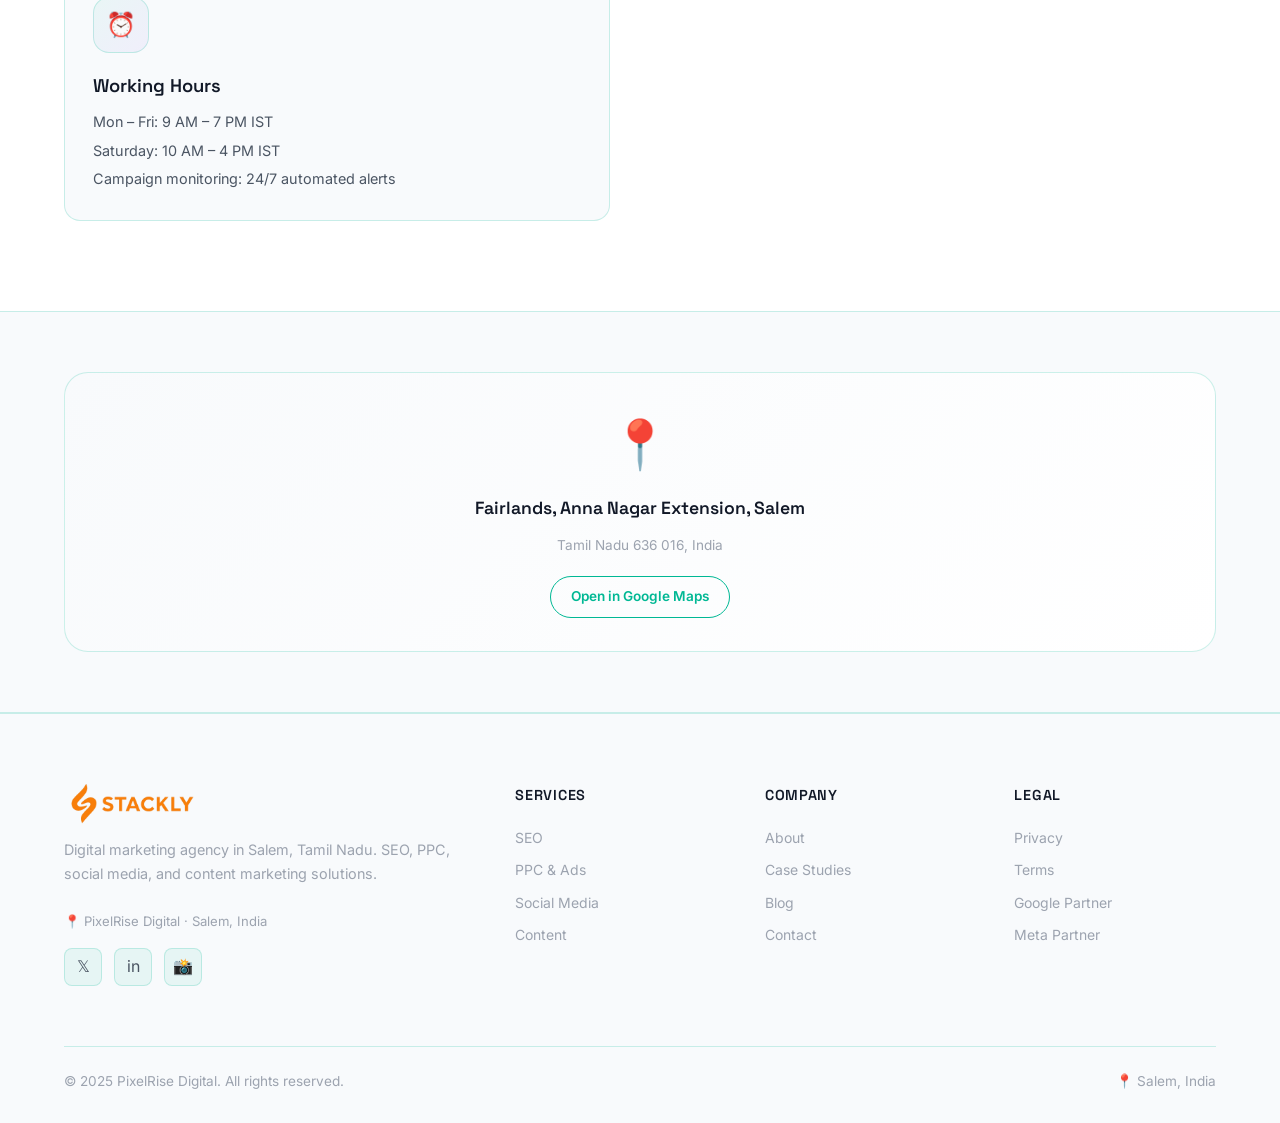
<file: contact.html>
<!DOCTYPE html>
<html lang="en">
<head>
  <meta charset="UTF-8" /><meta name="viewport" content="width=device-width, initial-scale=1.0" />
  <title>Contact Us — PixelRise Digital Marketing Agency</title>
  <meta name="description" content="Contact PixelRise Digital's marketing team in Salem, India. Reach us for SEO, PPC, social media, content strategy, or partnership inquiries." />
  <link rel="stylesheet" href="css/style.css" /><link rel="stylesheet" href="css/responsive.css" />
</head>
<body>
<div id="preloader"><div class="preloader-inner"><img src="logo.webp" alt="PixelRise Digital" class="preloader-logo" style="height:48px; width:auto; margin:0 auto;"><div class="preloader-bar"><div class="preloader-bar-fill"></div></div></div></div>

<nav class="navbar">
  <a href="index.html" class="navbar-brand"><img src="logo.webp" alt="PixelRise Digital" style="height:36px; width:auto;"></a>
  <div class="navbar-links">
    <a href="index.html">Home</a><a href="about.html">About</a>
    <a href="services.html">Services</a><a href="case-studies.html">Case Studies</a>
    <a href="blog.html">Blog</a><a href="contact.html" class="active">Contact</a>
    <div style="display:flex; gap:10px; margin-left:14px;">
      <a href="login.html" class="btn btn-ghost btn-sm" style="padding:7px 16px; border-radius:var(--radius-pill);">Login</a>
      <a href="register.html" class="btn btn-primary btn-sm" style="padding:7px 16px; border-radius:var(--radius-pill);">Get Started</a>
    </div>
  </div>
  <button class="navbar-mobile-toggle" id="mobileToggle"><span></span><span></span><span></span></button>
</nav>
<div class="navbar-mobile" id="mobileNav">
  <a href="index.html">Home</a><a href="about.html">About</a><a href="services.html">Services</a>
  <a href="case-studies.html">Case Studies</a><a href="blog.html">Blog</a><a href="contact.html">Contact</a>
  <div class="mobile-access-section" style="display:flex; flex-direction:column; gap:10px; padding:15px; border-top:1px solid rgba(255,255,255,0.05); margin-top:10px;">
    <a href="login.html" class="btn btn-outline" style="width:100%; justify-content:center;">Login</a>
    <a href="register.html" class="btn btn-primary" style="width:100%; justify-content:center;">Get Started</a>
  </div>
</div>

<section class="page-hero">
  <div class="page-hero-content">
    <div class="section-tag" style="margin:0 auto 20px;">Get in Touch</div>
    <h1 class="section-title">Talk to Our <span>Marketing Experts</span></h1>
    <p class="section-subtitle" style="margin:0 auto;">SEO audits, PPC campaigns, social media strategy, or content creation — our team is ready to build the digital marketing engine your business needs to grow.</p>
  </div>
</section>

<section class="section">
  <div class="container">
    <div class="grid-2" style="gap:60px;align-items:flex-start;">
      <!-- Info -->
      <div>
        <div class="card reveal" style="margin-bottom:20px; padding:0; overflow:hidden;">
          <img src="about_dm.webp" alt="PixelRise Digital Marketing Agency Office" style="width:100%; height:250px; object-fit:cover; display:block;">
        </div>
        <div class="card reveal" style="margin-bottom:20px;">
          <div class="card-icon">📍</div>
          <h3 class="card-title">PixelRise Digital HQ</h3>
          <p class="card-text" style="margin-bottom:8px;">Fairlands, Anna Nagar Extension<br>Salem – 636 016, Tamil Nadu, India</p>
          <p class="card-text">Creative Studio · SEO Lab · Analytics Command Centre</p>
        </div>
        <div class="card reveal reveal-delay-1" style="margin-bottom:20px;">
          <div class="card-icon">📞</div>
          <h3 class="card-title">Call or WhatsApp</h3>
          <p class="card-text" style="margin-bottom:4px;"><a href="tel:+914272345678" style="color:var(--primary);">+91-427-234-5678</a> (main office)</p>
          <p class="card-text"><a href="tel:+919876543210" style="color:var(--secondary-light);">+91-98765-43210</a> (24/7 campaign support)</p>
        </div>
        <div class="card reveal reveal-delay-2" style="margin-bottom:20px;">
          <div class="card-icon">📧</div>
          <h3 class="card-title">Email</h3>
          <p class="card-text" style="margin-bottom:4px;"><a href="mailto:seo@pixelrise.in" style="color:var(--primary);">seo@pixelrise.in</a> — SEO inquiries</p>
          <p class="card-text" style="margin-bottom:4px;"><a href="mailto:ads@pixelrise.in" style="color:var(--secondary-light);">ads@pixelrise.in</a> — PPC & paid media</p>
          <p class="card-text"><a href="mailto:support@pixelrise.in" style="color:var(--accent);">support@pixelrise.in</a> — Client support</p>
        </div>
        <div class="card reveal reveal-delay-3">
          <div class="card-icon">⏰</div>
          <h3 class="card-title">Working Hours</h3>
          <p class="card-text" style="margin-bottom:4px;">Mon – Fri: 9 AM – 7 PM IST</p>
          <p class="card-text" style="margin-bottom:4px;">Saturday: 10 AM – 4 PM IST</p>
          <p class="card-text">Campaign monitoring: 24/7 automated alerts</p>
        </div>
      </div>

      <!-- Form -->
      <div class="card reveal reveal-delay-1" style="padding:40px;">
        <h3 style="font-family:var(--font-heading);font-size:1.3rem;font-weight:700;margin-bottom:8px;">Send a Marketing Inquiry</h3>
        <p style="color:var(--text-muted);font-size:0.85rem;margin-bottom:28px;">Our marketing consultants typically respond within 2 business hours.</p>
        <form data-validate>
          <div style="display:grid;grid-template-columns:1fr 1fr;gap:14px;">
            <div class="form-group" style="margin-bottom:0;">
              <label class="form-label">First Name *</label>
              <input type="text" class="form-control" placeholder="Arjun" required />
            </div>
            <div class="form-group" style="margin-bottom:0;">
              <label class="form-label">Last Name *</label>
              <input type="text" class="form-control" placeholder="Kumar" required />
            </div>
          </div>
          <div class="form-group" style="margin-top:16px;">
            <label class="form-label">Email *</label>
            <input type="email" class="form-control" placeholder="arjun@company.com" required />
          </div>
          <div class="form-group">
            <label class="form-label">Company / Brand</label>
            <input type="text" class="form-control" placeholder="Your Brand Name" />
          </div>
          <div class="form-group">
            <label class="form-label">Monthly Marketing Budget</label>
            <select class="form-control" style="background:var(--bg-card);color:var(--text-primary);">
              <option value="" style="background:var(--bg-card);">Select budget range…</option>
              <option style="background:var(--bg-card);">Under ₹15,000/month</option>
              <option style="background:var(--bg-card);">₹15,000 – ₹50,000/month</option>
              <option style="background:var(--bg-card);">₹50,000 – ₹2,00,000/month</option>
              <option style="background:var(--bg-card);">₹2,00,000+/month</option>
            </select>
          </div>
          <div class="form-group">
            <label class="form-label">Service Interest</label>
            <select class="form-control" style="background:var(--bg-card);color:var(--text-primary);">
              <option value="" style="background:var(--bg-card);">Select a service…</option>
              <option style="background:var(--bg-card);">Search Engine Optimization (SEO)</option>
              <option style="background:var(--bg-card);">PPC & Google Ads</option>
              <option style="background:var(--bg-card);">Social Media Marketing</option>
              <option style="background:var(--bg-card);">Content Marketing</option>
              <option style="background:var(--bg-card);">Email Marketing</option>
              <option style="background:var(--bg-card);">Analytics & CRO</option>
              <option style="background:var(--bg-card);">Full 360° Marketing Package</option>
              <option style="background:var(--bg-card);">Other</option>
            </select>
          </div>
          <div class="form-group">
            <label class="form-label">Message *</label>
            <textarea class="form-control" placeholder="Tell us about your business, marketing goals, competitors, and timeline…" required style="min-height:120px;"></textarea>
          </div>
          <div class="form-success" style="display:none;padding:12px;background:rgba(34,197,94,0.1);border:1px solid #22c55e;border-radius:var(--radius-sm);color:#22c55e;font-size:0.88rem;margin-bottom:12px;">✓ Inquiry received! Our marketing team will reply within 2 hours.</div>
          <button type="submit" class="btn btn-primary" style="width:100%;justify-content:center;">Send Marketing Inquiry →</button>
        </form>
      </div>
    </div>
  </div>
</section>

<!-- MAP PLACEHOLDER -->
<section class="section-sm" style="background:var(--bg-card);border-top:1px solid var(--border);border-bottom:1px solid var(--border);">
  <div class="container">
    <div class="reveal" style="border-radius:var(--radius-lg);overflow:hidden;border:1px solid var(--border);height:280px;background:linear-gradient(135deg,var(--bg-card),var(--bg-dark));display:flex;align-items:center;justify-content:center;flex-direction:column;gap:12px;">
      <div style="font-size:3rem;">📍</div>
      <div style="font-family:var(--font-heading);font-size:1.1rem;font-weight:600;">Fairlands, Anna Nagar Extension, Salem</div>
      <div style="color:var(--text-muted);font-size:0.85rem;">Tamil Nadu 636 016, India</div>
      <a href="https://maps.google.com/?q=Salem+Tamil+Nadu+India" target="_blank" class="btn btn-outline btn-sm" style="margin-top:8px;">Open in Google Maps</a>
    </div>
  </div>
</section>

<footer><div class="container-wide">
  <div class="footer-grid">
    <div><img src="logo.webp" alt="PixelRise Digital" class="footer-brand" style="height:40px; width:auto; margin-bottom:14px;"><p class="footer-desc">Digital marketing agency in Salem, Tamil Nadu. SEO, PPC, social media, and content marketing solutions.</p><p style="font-size:.82rem;color:var(--text-muted);margin-bottom:16px;">📍 PixelRise Digital · Salem, India</p><div class="footer-socials"><a href="404.html" class="footer-social-btn">𝕏</a><a href="404.html" class="footer-social-btn">in</a><a href="404.html" class="footer-social-btn">📸</a></div></div>
    <div><div class="footer-col-title">Services</div><div class="footer-links"><a href="services.html">SEO</a><a href="services.html">PPC & Ads</a><a href="services.html">Social Media</a><a href="services.html">Content</a></div></div>
    <div><div class="footer-col-title">Company</div><div class="footer-links"><a href="about.html">About</a><a href="case-studies.html">Case Studies</a><a href="blog.html">Blog</a><a href="contact.html">Contact</a></div></div>
    <div><div class="footer-col-title">Legal</div><div class="footer-links"><a href="404.html">Privacy</a><a href="404.html">Terms</a><a href="404.html">Google Partner</a><a href="404.html">Meta Partner</a></div></div>
  </div>
  <div class="footer-bottom"><span>© 2025 PixelRise Digital. All rights reserved.</span><span>📍 Salem, India</span></div>
</div></footer>
<button id="scrollTop">↑</button>
<script src="js/main.js"></script>
<script>
  const dt=document.getElementById('dropdownTrigger'),nd=document.getElementById('navDropdown');
  if(dt){dt.addEventListener('click',e=>{e.stopPropagation();nd.classList.toggle('open')});document.addEventListener('click',()=>nd.classList.remove('open'));}
</script>
</body></html>
</file>
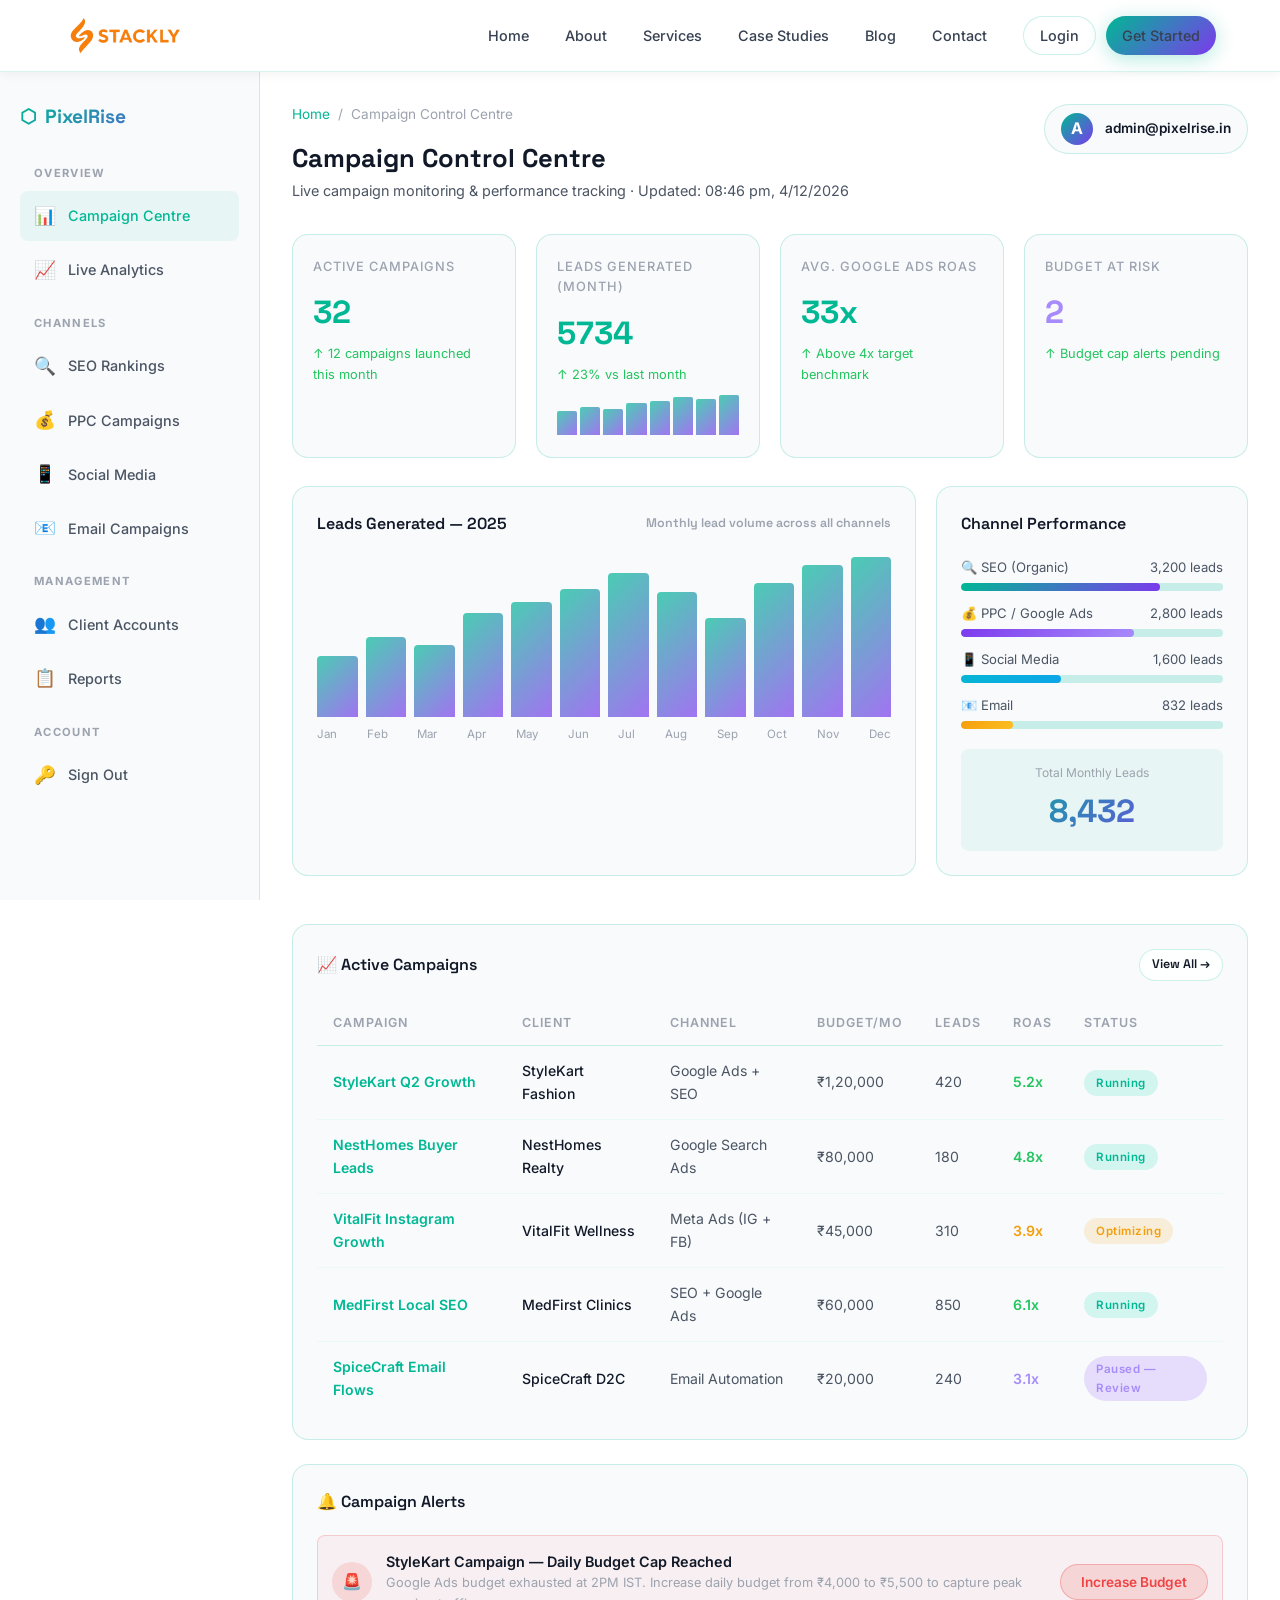
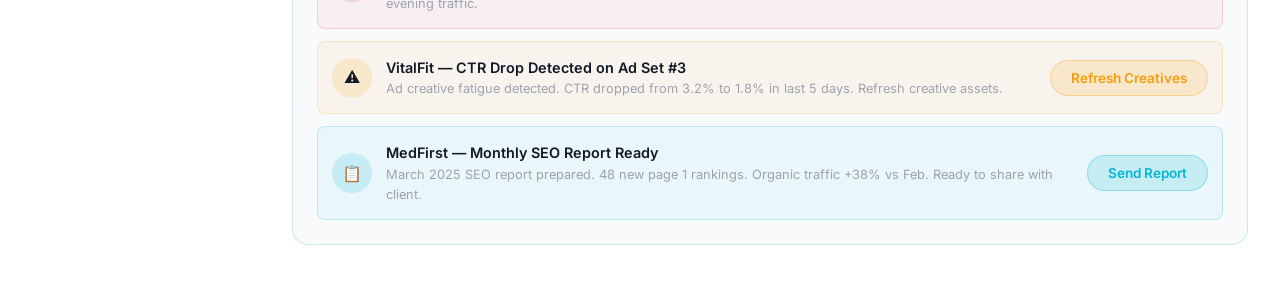
<file: dashboard.html>
<!DOCTYPE html>
<html lang="en">
<head>
  <meta charset="UTF-8" /><meta name="viewport" content="width=device-width, initial-scale=1.0" />
  <title>Campaign Control Centre — PixelRise Digital</title>
  <meta name="description" content="PixelRise Digital campaign management dashboard — active campaigns, SEO rankings, ad spend, lead generation metrics, and performance alerts." />
  <link rel="stylesheet" href="css/style.css" /><link rel="stylesheet" href="css/responsive.css" />
  <style>body{background:var(--bg-dark);} .sidebar-logo{font-family:var(--font-heading);font-size:1.2rem;font-weight:700;background:var(--gradient-primary);-webkit-background-clip:text;-webkit-text-fill-color:transparent;background-clip:text;margin-bottom:32px;display:flex;align-items:center;gap:8px;} .sidebar-section-title{font-size:0.7rem;font-weight:700;letter-spacing:.12em;text-transform:uppercase;color:var(--text-muted);margin:20px 0 8px 14px;} .mini-chart{display:flex;align-items:flex-end;gap:3px;height:40px;} .mini-bar{flex:1;border-radius:2px 2px 0 0;min-height:4px;background:var(--gradient-primary);opacity:.7;}</style>
</head>
<body>
<nav class="navbar">
  <a href="index.html" class="navbar-brand"><img src="logo.webp" alt="PixelRise Digital" style="height:36px; width:auto;"></a>
  <div class="navbar-links">
    <a href="index.html">Home</a><a href="about.html">About</a><a href="services.html">Services</a>
    <a href="case-studies.html">Case Studies</a><a href="blog.html">Blog</a><a href="contact.html">Contact</a>
    <div style="display:flex; gap:10px; margin-left:14px;">
      <a href="login.html" class="btn btn-ghost btn-sm" style="padding:7px 16px; border-radius:var(--radius-pill);">Login</a>
      <a href="register.html" class="btn btn-primary btn-sm" style="padding:7px 16px; border-radius:var(--radius-pill);">Get Started</a>
    </div>
  </div>
  <button class="navbar-mobile-toggle" id="mobileToggle"><span></span><span></span><span></span></button>
</nav>
<div class="navbar-mobile" id="mobileNav">
  <a href="index.html">Home</a><a href="about.html">About</a><a href="services.html">Services</a>
  <a href="case-studies.html">Case Studies</a><a href="blog.html">Blog</a><a href="contact.html">Contact</a>
  <div class="mobile-access-section" style="display:flex; flex-direction:column; gap:10px; padding:15px; border-top:1px solid rgba(255,255,255,0.05); margin-top:10px;">
    <a href="login.html" class="btn btn-outline" style="width:100%; justify-content:center;">Login</a>
    <a href="register.html" class="btn btn-primary" style="width:100%; justify-content:center;">Get Started</a>
  </div>
</div>

<div class="dashboard-layout">
  <aside class="dashboard-sidebar">
    <div class="sidebar-logo"><span>⬡</span> PixelRise</div>
    <div class="sidebar-section-title">Overview</div>
    <a href="dashboard.html" class="sidebar-nav-item active"><span class="icon">📊</span> Campaign Centre</a>
    <a href="404.html" class="sidebar-nav-item"><span class="icon">📈</span> Live Analytics</a>
    <div class="sidebar-section-title">Channels</div>
    <a href="404.html" class="sidebar-nav-item"><span class="icon">🔍</span> SEO Rankings</a>
    <a href="404.html" class="sidebar-nav-item"><span class="icon">💰</span> PPC Campaigns</a>
    <a href="404.html" class="sidebar-nav-item"><span class="icon">📱</span> Social Media</a>
    <a href="404.html" class="sidebar-nav-item"><span class="icon">📧</span> Email Campaigns</a>
    <div class="sidebar-section-title">Management</div>
    <a href="404.html" class="sidebar-nav-item"><span class="icon">👥</span> Client Accounts</a>
    <a href="404.html" class="sidebar-nav-item"><span class="icon">📋</span> Reports</a>
    <div class="sidebar-section-title">Account</div>
    <a href="login.html" class="sidebar-nav-item"><span class="icon">🔑</span> Sign Out</a>
  </aside>

  <main class="dashboard-main">
    <div class="dashboard-header" style="display:flex; justify-content:space-between; align-items:flex-start;">
      <div>
        <div class="breadcrumb"><a href="index.html">Home</a><span>/</span><span>Campaign Control Centre</span></div>
        <h1 class="dashboard-title">Campaign Control Centre</h1>
        <p class="dashboard-subtitle">Live campaign monitoring &amp; performance tracking · Updated: <span id="lastUpdated"></span></p>
      </div>
      <div id="userProfile" style="display:flex; align-items:center; gap:12px; background:var(--bg-card); padding:8px 16px; border-radius:var(--radius-pill); border:1px solid var(--border);">
        <div style="width:32px; height:32px; border-radius:50%; background:var(--gradient-primary); display:flex; align-items:center; justify-content:center; font-weight:700; color:#fff;" id="userInitial">A</div>
        <div style="font-size:0.85rem; font-weight:600; color:var(--text-primary);" id="userEmailDisplay">admin@pixelrise.in</div>
      </div>
    </div>

    <div class="metrics-grid">
      <div class="metric-card">
        <div class="metric-label">Active Campaigns</div>
        <div class="metric-value" data-target="47" style="-webkit-text-fill-color:initial;">0</div>
        <div class="metric-change up">↑ 12 campaigns launched this month</div>
      </div>
      <div class="metric-card">
        <div class="metric-label">Leads Generated (Month)</div>
        <div class="metric-value" data-target="8432" style="-webkit-text-fill-color:initial;">0</div>
        <div class="metric-change up">↑ 23% vs last month</div>
        <div class="mini-chart" style="margin-top:10px;">
          <div class="mini-bar" style="height:60%"></div><div class="mini-bar" style="height:70%"></div>
          <div class="mini-bar" style="height:65%"></div><div class="mini-bar" style="height:80%"></div>
          <div class="mini-bar" style="height:85%"></div><div class="mini-bar" style="height:95%"></div>
          <div class="mini-bar" style="height:90%"></div><div class="mini-bar" style="height:100%"></div>
        </div>
      </div>
      <div class="metric-card">
        <div class="metric-label">Avg. Google Ads ROAS</div>
        <div class="metric-value" data-target="49" data-suffix="x" style="-webkit-text-fill-color:initial;">0x</div>
        <div class="metric-change up">↑ Above 4x target benchmark</div>
      </div>
      <div class="metric-card">
        <div class="metric-label">Budget At Risk</div>
        <div class="metric-value" data-target="3" style="color:var(--secondary-light);-webkit-text-fill-color:var(--secondary-light);">0</div>
        <div class="metric-change up">↑ Budget cap alerts pending</div>
      </div>
    </div>

    <!-- Charts row -->
    <div style="display:grid;grid-template-columns:2fr 1fr;gap:20px;margin-bottom:24px;" class="reveal">
      <div class="chart-container">
        <div class="chart-title">
          <span>Leads Generated — 2025</span>
          <div style="font-size:0.78rem;color:var(--text-muted);">Monthly lead volume across all channels</div>
        </div>
        <div class="chart-bars">
          <div class="chart-bar" style="height:38%;" title="Jan: 3,200"></div>
          <div class="chart-bar" style="height:50%;" title="Feb: 4,100"></div>
          <div class="chart-bar" style="height:45%;" title="Mar: 3,800"></div>
          <div class="chart-bar" style="height:65%;" title="Apr: 5,400"></div>
          <div class="chart-bar" style="height:72%;" title="May: 5,900"></div>
          <div class="chart-bar" style="height:80%;" title="Jun: 6,600"></div>
          <div class="chart-bar" style="height:90%;" title="Jul: 7,400"></div>
          <div class="chart-bar" style="height:78%;" title="Aug: 6,400"></div>
          <div class="chart-bar" style="height:62%;" title="Sep: 5,100"></div>
          <div class="chart-bar" style="height:84%;" title="Oct: 6,900"></div>
          <div class="chart-bar" style="height:95%;" title="Nov: 7,800"></div>
          <div class="chart-bar" style="height:100%;" title="Dec: 8,400"></div>
        </div>
        <div style="display:flex;justify-content:space-between;margin-top:8px;font-size:0.72rem;color:var(--text-muted);">
          <span>Jan</span><span>Feb</span><span>Mar</span><span>Apr</span><span>May</span><span>Jun</span><span>Jul</span><span>Aug</span><span>Sep</span><span>Oct</span><span>Nov</span><span>Dec</span>
        </div>
      </div>
      <div class="chart-container">
        <div class="chart-title">Channel Performance</div>
        <div style="display:flex;flex-direction:column;gap:12px;">
          <div>
            <div style="display:flex;justify-content:space-between;font-size:0.82rem;color:var(--text-secondary);margin-bottom:5px;"><span>🔍 SEO (Organic)</span><span>3,200 leads</span></div>
            <div style="height:8px;background:var(--border);border-radius:4px;overflow:hidden;"><div style="height:100%;width:76%;background:var(--gradient-primary);border-radius:4px;"></div></div>
          </div>
          <div>
            <div style="display:flex;justify-content:space-between;font-size:0.82rem;color:var(--text-secondary);margin-bottom:5px;"><span>💰 PPC / Google Ads</span><span>2,800 leads</span></div>
            <div style="height:8px;background:var(--border);border-radius:4px;overflow:hidden;"><div style="height:100%;width:66%;background:linear-gradient(135deg,#7c3aed,#a78bfa);border-radius:4px;"></div></div>
          </div>
          <div>
            <div style="display:flex;justify-content:space-between;font-size:0.82rem;color:var(--text-secondary);margin-bottom:5px;"><span>📱 Social Media</span><span>1,600 leads</span></div>
            <div style="height:8px;background:var(--border);border-radius:4px;overflow:hidden;"><div style="height:100%;width:38%;background:linear-gradient(135deg,#06b6d4,#0ea5e9);border-radius:4px;"></div></div>
          </div>
          <div>
            <div style="display:flex;justify-content:space-between;font-size:0.82rem;color:var(--text-secondary);margin-bottom:5px;"><span>📧 Email</span><span>832 leads</span></div>
            <div style="height:8px;background:var(--border);border-radius:4px;overflow:hidden;"><div style="height:100%;width:20%;background:linear-gradient(135deg,#f59e0b,#fbbf24);border-radius:4px;"></div></div>
          </div>
        </div>
        <div style="margin-top:20px;padding:14px;background:var(--bg-glass2);border-radius:var(--radius-sm);text-align:center;">
          <div style="font-size:0.75rem;color:var(--text-muted);margin-bottom:4px;">Total Monthly Leads</div>
          <div style="font-size:2rem;font-weight:800;font-family:var(--font-heading);background:var(--gradient-primary);-webkit-background-clip:text;-webkit-text-fill-color:transparent;background-clip:text;">8,432</div>
        </div>
      </div>
    </div>

    <!-- Active Campaigns Table -->
    <div class="chart-container reveal">
      <div class="chart-title">
        <span>📈 Active Campaigns</span>
        <a href="404.html" class="btn btn-ghost btn-sm" style="padding:5px 12px;font-size:0.78rem;">View All →</a>
      </div>
      <div style="overflow-x:auto;">
        <table class="data-table">
          <thead>
            <tr><th>Campaign</th><th>Client</th><th>Channel</th><th>Budget/Mo</th><th>Leads</th><th>ROAS</th><th>Status</th></tr>
          </thead>
          <tbody>
            <tr>
              <td style="color:var(--primary);font-weight:600;">StyleKart Q2 Growth</td>
              <td style="font-weight:500;color:var(--text-primary);">StyleKart Fashion</td>
              <td>Google Ads + SEO</td><td>₹1,20,000</td><td>420</td>
              <td><span style="color:#22c55e;font-weight:600;">5.2x</span></td>
              <td><span class="badge badge-primary" style="font-size:0.72rem;">Running</span></td>
            </tr>
            <tr>
              <td style="color:var(--primary);font-weight:600;">NestHomes Buyer Leads</td>
              <td style="font-weight:500;color:var(--text-primary);">NestHomes Realty</td>
              <td>Google Search Ads</td><td>₹80,000</td><td>180</td>
              <td><span style="color:#22c55e;font-weight:600;">4.8x</span></td>
              <td><span class="badge badge-primary" style="font-size:0.72rem;">Running</span></td>
            </tr>
            <tr>
              <td style="color:var(--primary);font-weight:600;">VitalFit Instagram Growth</td>
              <td style="font-weight:500;color:var(--text-primary);">VitalFit Wellness</td>
              <td>Meta Ads (IG + FB)</td><td>₹45,000</td><td>310</td>
              <td><span style="color:var(--accent2);font-weight:600;">3.9x</span></td>
              <td><span class="badge badge-yellow" style="font-size:0.72rem;">Optimizing</span></td>
            </tr>
            <tr>
              <td style="color:var(--primary);font-weight:600;">MedFirst Local SEO</td>
              <td style="font-weight:500;color:var(--text-primary);">MedFirst Clinics</td>
              <td>SEO + Google Ads</td><td>₹60,000</td><td>850</td>
              <td><span style="color:#22c55e;font-weight:600;">6.1x</span></td>
              <td><span class="badge badge-primary" style="font-size:0.72rem;">Running</span></td>
            </tr>
            <tr>
              <td style="color:var(--primary);font-weight:600;">SpiceCraft Email Flows</td>
              <td style="font-weight:500;color:var(--text-primary);">SpiceCraft D2C</td>
              <td>Email Automation</td><td>₹20,000</td><td>240</td>
              <td><span style="color:var(--secondary-light);font-weight:600;">3.1x</span></td>
              <td><span class="badge badge-purple" style="font-size:0.72rem;">Paused — Review</span></td>
            </tr>
          </tbody>
        </table>
      </div>
    </div>

    <!-- Alerts -->
    <div class="chart-container reveal" style="margin-top:0;">
      <div class="chart-title">🔔 Campaign Alerts</div>
      <div style="display:flex;flex-direction:column;gap:12px;">
        <div style="display:flex;align-items:center;gap:14px;padding:14px;background:rgba(239,68,68,0.06);border:1px solid rgba(239,68,68,0.2);border-radius:var(--radius-sm);">
          <div style="width:40px;height:40px;background:rgba(239,68,68,0.15);border-radius:50%;display:flex;align-items:center;justify-content:center;flex-shrink:0;">🚨</div>
          <div style="flex:1;"><div style="font-size:0.9rem;font-weight:600;color:var(--text-primary);">StyleKart Campaign — Daily Budget Cap Reached</div><div style="font-size:0.8rem;color:var(--text-muted);">Google Ads budget exhausted at 2PM IST. Increase daily budget from ₹4,000 to ₹5,500 to capture peak evening traffic.</div></div>
          <button class="btn btn-sm" style="background:rgba(239,68,68,.15);color:#ef4444;border:1px solid rgba(239,68,68,.3);flex-shrink:0;">Increase Budget</button>
        </div>
        <div style="display:flex;align-items:center;gap:14px;padding:14px;background:rgba(245,158,11,0.06);border:1px solid rgba(245,158,11,0.2);border-radius:var(--radius-sm);">
          <div style="width:40px;height:40px;background:rgba(245,158,11,0.15);border-radius:50%;display:flex;align-items:center;justify-content:center;flex-shrink:0;">⚠️</div>
          <div style="flex:1;"><div style="font-size:0.9rem;font-weight:600;color:var(--text-primary);">VitalFit — CTR Drop Detected on Ad Set #3</div><div style="font-size:0.8rem;color:var(--text-muted);">Ad creative fatigue detected. CTR dropped from 3.2% to 1.8% in last 5 days. Refresh creative assets.</div></div>
          <button class="btn btn-sm" style="background:rgba(245,158,11,.15);color:var(--accent2);border:1px solid rgba(245,158,11,.3);flex-shrink:0;">Refresh Creatives</button>
        </div>
        <div style="display:flex;align-items:center;gap:14px;padding:14px;background:rgba(6,182,212,0.06);border:1px solid rgba(6,182,212,0.2);border-radius:var(--radius-sm);">
          <div style="width:40px;height:40px;background:rgba(6,182,212,0.15);border-radius:50%;display:flex;align-items:center;justify-content:center;flex-shrink:0;">📋</div>
          <div style="flex:1;"><div style="font-size:0.9rem;font-weight:600;color:var(--text-primary);">MedFirst — Monthly SEO Report Ready</div><div style="font-size:0.8rem;color:var(--text-muted);">March 2025 SEO report prepared. 48 new page 1 rankings. Organic traffic +38% vs Feb. Ready to share with client.</div></div>
          <button class="btn btn-sm" style="background:rgba(6,182,212,.15);color:var(--accent);border:1px solid rgba(6,182,212,.3);flex-shrink:0;">Send Report</button>
        </div>
      </div>
    </div>
  </main>
</div>

<button id="scrollTop">↑</button>
<script src="js/main.js"></script>
<script>
  document.getElementById('lastUpdated').textContent=new Date().toLocaleTimeString('en-IN',{hour:'2-digit',minute:'2-digit'})+', '+new Date().toLocaleDateString('en-IN');
  const dt=document.getElementById('dropdownTrigger'),nd=document.getElementById('navDropdown');
  if(dt){dt.addEventListener('click',e=>{e.stopPropagation();nd.classList.toggle('open')});document.addEventListener('click',()=>nd.classList.remove('open'));}
  const urlParams = new URLSearchParams(window.location.search);
  const emailParam = urlParams.get('email');
  if (emailParam) {
    document.getElementById('userEmailDisplay').textContent = emailParam;
    document.getElementById('userInitial').textContent = emailParam.charAt(0).toUpperCase();
  }
</script>
</body></html>
</file>
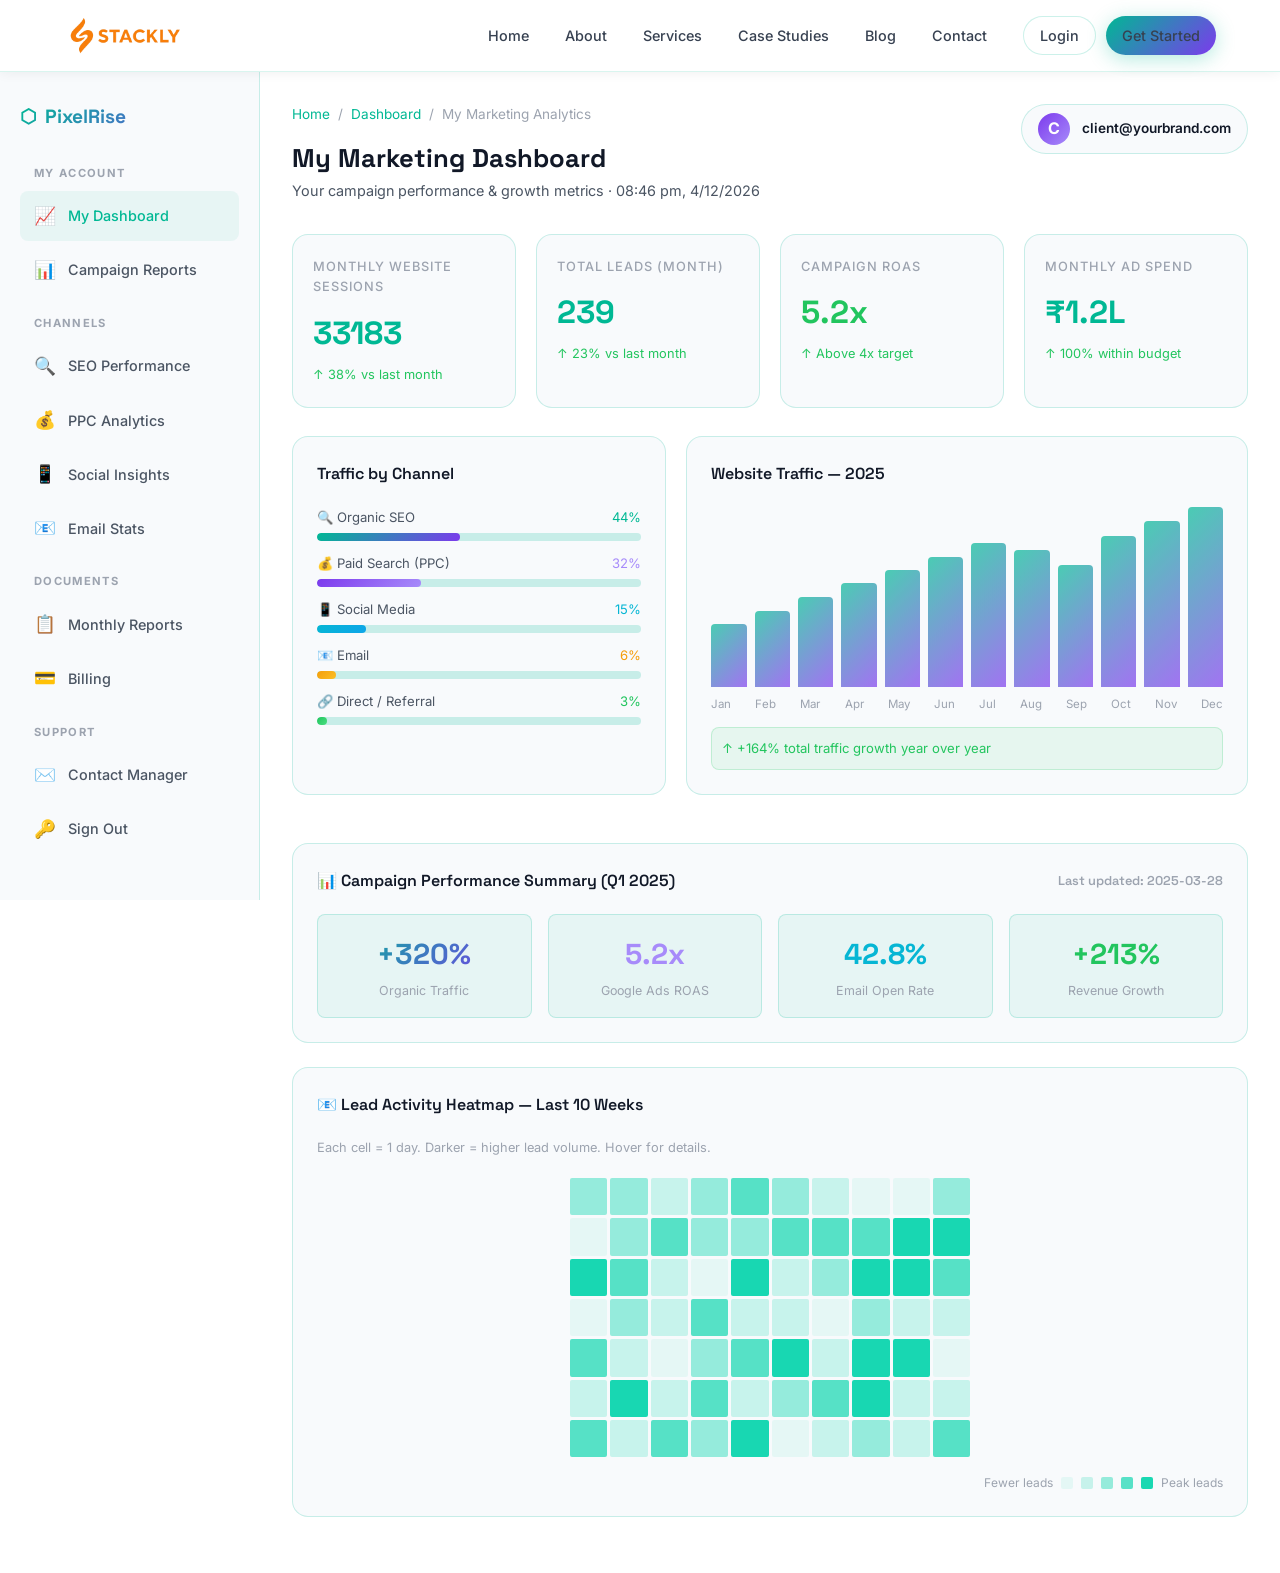
<file: dashboard2.html>
<!DOCTYPE html>
<html lang="en">
<head>
  <meta charset="UTF-8" /><meta name="viewport" content="width=device-width, initial-scale=1.0" />
  <title>My Marketing Dashboard — PixelRise Digital</title>
  <meta name="description" content="Your PixelRise Digital client dashboard — campaign performance, lead analytics, SEO rankings, ad spend, and monthly reports." />
  <link rel="stylesheet" href="css/style.css" /><link rel="stylesheet" href="css/responsive.css" />
  <style>body{background:var(--bg-dark);} .sidebar-logo{font-family:var(--font-heading);font-size:1.2rem;font-weight:700;background:var(--gradient-primary);-webkit-background-clip:text;-webkit-text-fill-color:transparent;background-clip:text;margin-bottom:32px;display:flex;align-items:center;gap:8px;} .sidebar-section-title{font-size:0.7rem;font-weight:700;letter-spacing:.12em;text-transform:uppercase;color:var(--text-muted);margin:20px 0 8px 14px;} .map-grid{display:grid;grid-template-columns:repeat(10,1fr);gap:3px;margin:0 auto;max-width:400px;} .map-cell{width:100%;aspect-ratio:1;border-radius:2px;background:rgba(0,212,170,0.08);transition:var(--transition);cursor:pointer;} .map-cell.hot1{background:rgba(0,212,170,0.2);}.map-cell.hot2{background:rgba(0,212,170,0.4);}.map-cell.hot3{background:rgba(0,212,170,0.65);}.map-cell.hot4{background:rgba(0,212,170,0.9);}.map-cell:hover{transform:scale(1.3);z-index:10;}</style>
</head>
<body>
<nav class="navbar">
  <a href="index.html" class="navbar-brand"><img src="logo.webp" alt="PixelRise Digital" style="height:36px; width:auto;"></a>
  <div class="navbar-links">
    <a href="index.html">Home</a><a href="about.html">About</a><a href="services.html">Services</a>
    <a href="case-studies.html">Case Studies</a><a href="blog.html">Blog</a><a href="contact.html">Contact</a>
    <div style="display:flex; gap:10px; margin-left:14px;">
      <a href="login.html" class="btn btn-ghost btn-sm" style="padding:7px 16px; border-radius:var(--radius-pill);">Login</a>
      <a href="register.html" class="btn btn-primary btn-sm" style="padding:7px 16px; border-radius:var(--radius-pill);">Get Started</a>
    </div>
  </div>
  <button class="navbar-mobile-toggle" id="mobileToggle"><span></span><span></span><span></span></button>
</nav>
<div class="navbar-mobile" id="mobileNav">
  <a href="index.html">Home</a><a href="about.html">About</a><a href="services.html">Services</a>
  <a href="case-studies.html">Case Studies</a><a href="blog.html">Blog</a><a href="contact.html">Contact</a>
  <div class="mobile-access-section" style="display:flex; flex-direction:column; gap:10px; padding:15px; border-top:1px solid rgba(255,255,255,0.05); margin-top:10px;">
    <a href="login.html" class="btn btn-outline" style="width:100%; justify-content:center;">Login</a>
    <a href="register.html" class="btn btn-primary" style="width:100%; justify-content:center;">Get Started</a>
  </div>
</div>

<div class="dashboard-layout">
  <aside class="dashboard-sidebar">
    <div class="sidebar-logo"><span>⬡</span> PixelRise</div>
    <div class="sidebar-section-title">My Account</div>
    <a href="dashboard2.html" class="sidebar-nav-item active"><span class="icon">📈</span> My Dashboard</a>
    <a href="404.html" class="sidebar-nav-item"><span class="icon">📊</span> Campaign Reports</a>
    <div class="sidebar-section-title">Channels</div>
    <a href="404.html" class="sidebar-nav-item"><span class="icon">🔍</span> SEO Performance</a>
    <a href="404.html" class="sidebar-nav-item"><span class="icon">💰</span> PPC Analytics</a>
    <a href="404.html" class="sidebar-nav-item"><span class="icon">📱</span> Social Insights</a>
    <a href="404.html" class="sidebar-nav-item"><span class="icon">📧</span> Email Stats</a>
    <div class="sidebar-section-title">Documents</div>
    <a href="404.html" class="sidebar-nav-item"><span class="icon">📋</span> Monthly Reports</a>
    <a href="404.html" class="sidebar-nav-item"><span class="icon">💳</span> Billing</a>
    <div class="sidebar-section-title">Support</div>
    <a href="contact.html" class="sidebar-nav-item"><span class="icon">✉️</span> Contact Manager</a>
    <a href="login.html" class="sidebar-nav-item"><span class="icon">🔑</span> Sign Out</a>
  </aside>

  <main class="dashboard-main">
    <div class="dashboard-header" style="display:flex; justify-content:space-between; align-items:flex-start;">
      <div>
        <div class="breadcrumb"><a href="index.html">Home</a><span>/</span><a href="dashboard2.html">Dashboard</a><span>/</span><span>My Marketing Analytics</span></div>
        <h1 class="dashboard-title">My Marketing Dashboard</h1>
        <p class="dashboard-subtitle">Your campaign performance &amp; growth metrics · <span id="lastUpdated2"></span></p>
      </div>
      <div id="userProfile" style="display:flex; align-items:center; gap:12px; background:var(--bg-card); padding:8px 16px; border-radius:var(--radius-pill); border:1px solid var(--border);">
        <div style="width:32px; height:32px; border-radius:50%; background:linear-gradient(135deg,#7c3aed,#a78bfa); display:flex; align-items:center; justify-content:center; font-weight:700; color:#fff;" id="userInitial">C</div>
        <div style="font-size:0.85rem; font-weight:600; color:var(--text-primary);" id="userEmailDisplay">client@yourbrand.com</div>
      </div>
    </div>

    <div class="metrics-grid">
      <div class="metric-card">
        <div class="metric-label">Monthly Website Sessions</div>
        <div class="metric-value" data-target="58420" style="-webkit-text-fill-color:initial;">0</div>
        <div class="metric-change up">↑ 38% vs last month</div>
      </div>
      <div class="metric-card">
        <div class="metric-label">Total Leads (Month)</div>
        <div class="metric-value" data-target="420" style="-webkit-text-fill-color:initial;">0</div>
        <div class="metric-change up">↑ 23% vs last month</div>
      </div>
      <div class="metric-card">
        <div class="metric-label">Campaign ROAS</div>
        <div class="metric-value" style="color:#22c55e;-webkit-text-fill-color:#22c55e;">5.2x</div>
        <div class="metric-change up">↑ Above 4x target</div>
      </div>
      <div class="metric-card">
        <div class="metric-label">Monthly Ad Spend</div>
        <div class="metric-value" style="-webkit-text-fill-color:initial;">₹1.2L</div>
        <div class="metric-change up">↑ 100% within budget</div>
      </div>
    </div>

    <!-- Traffic + Channel Distribution -->
    <div style="display:grid;grid-template-columns:1fr 1.5fr;gap:20px;margin-bottom:24px;">
      <div class="chart-container reveal">
        <div class="chart-title">Traffic by Channel</div>
        <div style="display:flex;flex-direction:column;gap:12px;">
          <div><div style="display:flex;justify-content:space-between;font-size:0.82rem;color:var(--text-secondary);margin-bottom:5px;"><span>🔍 Organic SEO</span><span style="color:var(--primary);">44%</span></div><div style="height:8px;background:var(--border);border-radius:4px;overflow:hidden;"><div style="height:100%;width:44%;background:var(--gradient-primary);border-radius:4px;"></div></div></div>
          <div><div style="display:flex;justify-content:space-between;font-size:0.82rem;color:var(--text-secondary);margin-bottom:5px;"><span>💰 Paid Search (PPC)</span><span style="color:var(--secondary-light);">32%</span></div><div style="height:8px;background:var(--border);border-radius:4px;overflow:hidden;"><div style="height:100%;width:32%;background:linear-gradient(135deg,#7c3aed,#a78bfa);border-radius:4px;"></div></div></div>
          <div><div style="display:flex;justify-content:space-between;font-size:0.82rem;color:var(--text-secondary);margin-bottom:5px;"><span>📱 Social Media</span><span style="color:var(--accent);">15%</span></div><div style="height:8px;background:var(--border);border-radius:4px;overflow:hidden;"><div style="height:100%;width:15%;background:linear-gradient(135deg,#06b6d4,#0ea5e9);border-radius:4px;"></div></div></div>
          <div><div style="display:flex;justify-content:space-between;font-size:0.82rem;color:var(--text-secondary);margin-bottom:5px;"><span>📧 Email</span><span style="color:var(--accent2);">6%</span></div><div style="height:8px;background:var(--border);border-radius:4px;overflow:hidden;"><div style="height:100%;width:6%;background:linear-gradient(135deg,#f59e0b,#fbbf24);border-radius:4px;"></div></div></div>
          <div><div style="display:flex;justify-content:space-between;font-size:0.82rem;color:var(--text-secondary);margin-bottom:5px;"><span>🔗 Direct / Referral</span><span style="color:#22c55e;">3%</span></div><div style="height:8px;background:var(--border);border-radius:4px;overflow:hidden;"><div style="height:100%;width:3%;background:linear-gradient(135deg,#22c55e,#4ade80);border-radius:4px;"></div></div></div>
        </div>
      </div>
      <div class="chart-container reveal reveal-delay-1">
        <div class="chart-title">Website Traffic — 2025</div>
        <div class="chart-bars" style="height:180px;">
          <div class="chart-bar" style="height:35%;" title="Jan: 22K"></div>
          <div class="chart-bar" style="height:42%;" title="Feb: 26K"></div>
          <div class="chart-bar" style="height:50%;" title="Mar: 31K"></div>
          <div class="chart-bar" style="height:58%;" title="Apr: 36K"></div>
          <div class="chart-bar" style="height:65%;" title="May: 40K"></div>
          <div class="chart-bar" style="height:72%;" title="Jun: 44K"></div>
          <div class="chart-bar" style="height:80%;" title="Jul: 49K"></div>
          <div class="chart-bar" style="height:76%;" title="Aug: 47K"></div>
          <div class="chart-bar" style="height:68%;" title="Sep: 42K"></div>
          <div class="chart-bar" style="height:84%;" title="Oct: 52K"></div>
          <div class="chart-bar" style="height:92%;" title="Nov: 56K"></div>
          <div class="chart-bar" style="height:100%;" title="Dec: 58K"></div>
        </div>
        <div style="display:flex;justify-content:space-between;margin-top:8px;font-size:0.72rem;color:var(--text-muted);">
          <span>Jan</span><span>Feb</span><span>Mar</span><span>Apr</span><span>May</span><span>Jun</span><span>Jul</span><span>Aug</span><span>Sep</span><span>Oct</span><span>Nov</span><span>Dec</span>
        </div>
        <div style="margin-top:14px;padding:10px;background:rgba(34,197,94,0.08);border:1px solid rgba(34,197,94,0.2);border-radius:var(--radius-sm);font-size:0.82rem;color:#22c55e;">
          ↑ +164% total traffic growth year over year
        </div>
      </div>
    </div>

    <!-- Performance Summary -->
    <div class="chart-container reveal" style="margin-bottom:24px;">
      <div class="chart-title"><span>📊 Campaign Performance Summary (Q1 2025)</span><span style="font-size:0.8rem;color:var(--text-muted);">Last updated: 2025-03-28</span></div>
      <div style="display:grid;grid-template-columns:repeat(4,1fr);gap:16px;">
        <div style="padding:16px;background:var(--bg-glass2);border:1px solid var(--border);border-radius:var(--radius-sm);text-align:center;">
          <div style="font-size:1.8rem;font-weight:800;font-family:var(--font-heading);background:var(--gradient-primary);-webkit-background-clip:text;-webkit-text-fill-color:transparent;background-clip:text;">+320%</div>
          <div style="font-size:0.78rem;color:var(--text-muted);margin-top:4px;">Organic Traffic</div>
        </div>
        <div style="padding:16px;background:var(--bg-glass2);border:1px solid var(--border);border-radius:var(--radius-sm);text-align:center;">
          <div style="font-size:1.8rem;font-weight:800;font-family:var(--font-heading);color:var(--secondary-light);">5.2x</div>
          <div style="font-size:0.78rem;color:var(--text-muted);margin-top:4px;">Google Ads ROAS</div>
        </div>
        <div style="padding:16px;background:var(--bg-glass2);border:1px solid var(--border);border-radius:var(--radius-sm);text-align:center;">
          <div style="font-size:1.8rem;font-weight:800;font-family:var(--font-heading);color:var(--accent);">42.8%</div>
          <div style="font-size:0.78rem;color:var(--text-muted);margin-top:4px;">Email Open Rate</div>
        </div>
        <div style="padding:16px;background:var(--bg-glass2);border:1px solid var(--border);border-radius:var(--radius-sm);text-align:center;">
          <div style="font-size:1.8rem;font-weight:800;font-family:var(--font-heading);color:#22c55e;">+213%</div>
          <div style="font-size:0.78rem;color:var(--text-muted);margin-top:4px;">Revenue Growth</div>
        </div>
      </div>
    </div>

    <!-- Lead Activity Heatmap -->
    <div class="chart-container reveal">
      <div class="chart-title">📧 Lead Activity Heatmap — Last 10 Weeks</div>
      <p style="font-size:0.8rem;color:var(--text-muted);margin-bottom:20px;">Each cell = 1 day. Darker = higher lead volume. Hover for details.</p>
      <div class="map-grid">
        <script>
          ;(function(){let h='';for(let i=0;i<70;i++){const r=Math.random();let cl='';if(r>.85)cl='hot4';else if(r>.65)cl='hot3';else if(r>.4)cl='hot2';else if(r>.2)cl='hot1';h+=`<div class="map-cell ${cl}" title="Day ${i+1}: ${Math.round(r*30)} leads generated"></div>`;}document.write(h);})();
        </script>
      </div>
      <div style="display:flex;align-items:center;gap:8px;margin-top:16px;justify-content:flex-end;">
        <span style="font-size:0.75rem;color:var(--text-muted);">Fewer leads</span>
        <div style="width:12px;height:12px;border-radius:2px;background:rgba(0,212,170,0.08);"></div>
        <div style="width:12px;height:12px;border-radius:2px;background:rgba(0,212,170,0.2);"></div>
        <div style="width:12px;height:12px;border-radius:2px;background:rgba(0,212,170,0.4);"></div>
        <div style="width:12px;height:12px;border-radius:2px;background:rgba(0,212,170,0.65);"></div>
        <div style="width:12px;height:12px;border-radius:2px;background:rgba(0,212,170,0.9);"></div>
        <span style="font-size:0.75rem;color:var(--text-muted);">Peak leads</span>
      </div>
    </div>
  </main>
</div>

<button id="scrollTop">↑</button>
<script src="js/main.js"></script>
<script>
  document.getElementById('lastUpdated2').textContent=new Date().toLocaleTimeString('en-IN',{hour:'2-digit',minute:'2-digit'})+', '+new Date().toLocaleDateString('en-IN');
  const dt=document.getElementById('dropdownTrigger'),nd=document.getElementById('navDropdown');
  if(dt){dt.addEventListener('click',e=>{e.stopPropagation();nd.classList.toggle('open')});document.addEventListener('click',()=>nd.classList.remove('open'));}
  const urlParams = new URLSearchParams(window.location.search);
  const emailParam = urlParams.get('email');
  if (emailParam) {
    document.getElementById('userEmailDisplay').textContent = emailParam;
    document.getElementById('userInitial').textContent = emailParam.charAt(0).toUpperCase();
  }
</script>
</body></html>
</file>
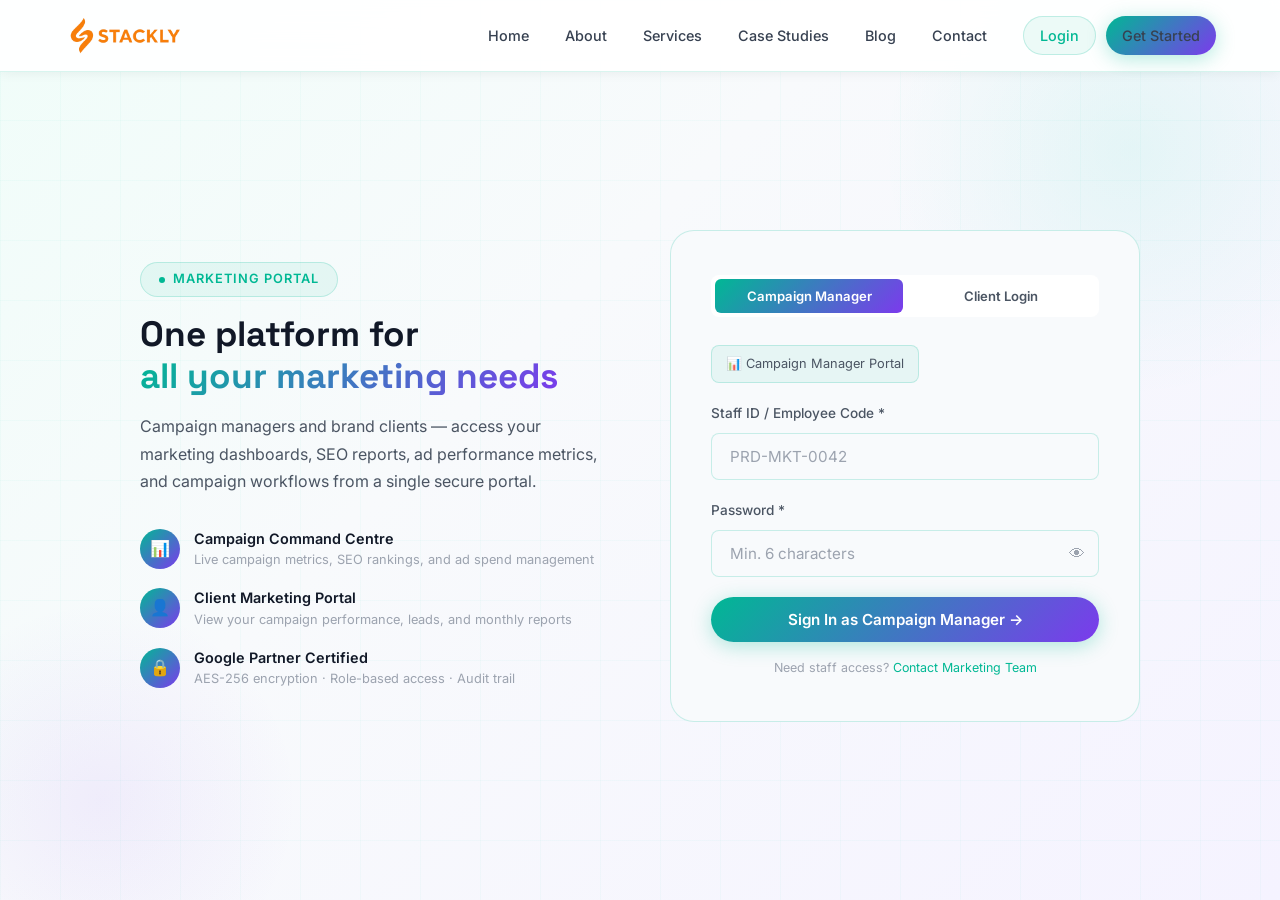
<file: login.html>
<!DOCTYPE html>
<html lang="en">
<head>
  <meta charset="UTF-8" /><meta name="viewport" content="width=device-width, initial-scale=1.0" />
  <title>Login — PixelRise Digital Marketing Portal</title>
  <meta name="description" content="Access PixelRise Digital's marketing portal. Sign in as campaign manager or client to reach your marketing dashboard." />
  <link rel="stylesheet" href="css/style.css" /><link rel="stylesheet" href="css/responsive.css" />
  <style>
    .auth-page{min-height:100vh;display:flex;align-items:center;justify-content:center;background:var(--gradient-hero);position:relative;overflow:hidden;padding:calc(var(--nav-height) + 40px) 5% 60px;}
    .auth-page::before{content:'';position:absolute;inset:0;background-image:linear-gradient(rgba(0,212,170,0.03) 1px,transparent 1px),linear-gradient(90deg,rgba(0,212,170,0.03) 1px,transparent 1px);background-size:60px 60px;}
    .auth-container{display:grid;grid-template-columns:1fr 1fr;gap:60px;max-width:1000px;width:100%;z-index:2;}
    @media(max-width:768px){.auth-container{grid-template-columns:1fr;}.auth-info{display:none;}}
    .auth-card{background:var(--bg-card);border:1px solid var(--border);border-radius:var(--radius-lg);padding:44px 40px;}
    @media(max-width:480px){.auth-card{padding:32px 24px;}}
    .portal-tabs{display:flex;gap:4px;background:var(--bg-dark);border-radius:var(--radius-sm);padding:4px;margin-bottom:28px;}
    .portal-tab{flex:1;padding:9px 6px;text-align:center;border-radius:calc(var(--radius-sm) - 2px);font-size:0.82rem;font-weight:600;cursor:pointer;transition:var(--transition);color:var(--text-secondary);border:none;background:none;}
    .portal-tab.active{background:var(--gradient-primary);color:#fff;}
    .auth-form{display:none;}.auth-form.active{display:block;}
    .portal-type-badge{display:inline-flex;align-items:center;gap:8px;background:var(--bg-glass2);border:1px solid var(--border);border-radius:var(--radius-sm);padding:8px 14px;font-size:0.8rem;color:var(--text-secondary);margin-bottom:20px;}
    .password-wrap{position:relative;}
    .password-toggle{position:absolute;right:14px;top:50%;transform:translateY(-50%);background:none;border:none;color:var(--text-muted);cursor:pointer;font-size:1rem;}
  </style>
</head>
<body>
<nav class="navbar">
  <a href="index.html" class="navbar-brand"><img src="logo.webp" alt="PixelRise Digital" style="height:36px; width:auto;"></a>
  <div class="navbar-links">
    <a href="index.html">Home</a><a href="about.html">About</a><a href="services.html">Services</a>
    <a href="case-studies.html">Case Studies</a><a href="blog.html">Blog</a><a href="contact.html">Contact</a>
    <div style="display:flex; gap:10px; margin-left:14px;">
      <a href="login.html" class="btn btn-ghost btn-sm" style="padding:7px 16px; border-radius:var(--radius-pill);">Login</a>
      <a href="register.html" class="btn btn-primary btn-sm" style="padding:7px 16px; border-radius:var(--radius-pill);">Get Started</a>
    </div>
  </div>
  <button class="navbar-mobile-toggle" id="mobileToggle"><span></span><span></span><span></span></button>
</nav>
<div class="navbar-mobile" id="mobileNav">
  <a href="index.html">Home</a><a href="about.html">About</a><a href="services.html">Services</a>
  <a href="case-studies.html">Case Studies</a><a href="blog.html">Blog</a><a href="contact.html">Contact</a>
  <div class="mobile-access-section" style="display:flex;flex-direction:column;gap:10px;padding:15px;border-top:1px solid rgba(255,255,255,0.05);margin-top:10px;">
    <a href="login.html" class="btn btn-outline" style="width:100%;justify-content:center;">Login</a>
    <a href="register.html" class="btn btn-primary" style="width:100%;justify-content:center;">Get Started</a>
  </div>
</div>

<div class="auth-page">
  <div style="position:absolute;top:-100px;right:-100px;width:500px;height:500px;border-radius:50%;background:radial-gradient(circle,rgba(0,212,170,0.08) 0%,transparent 70%);pointer-events:none;"></div>
  <div style="position:absolute;bottom:-100px;left:-100px;width:400px;height:400px;border-radius:50%;background:radial-gradient(circle,rgba(124,58,237,0.07) 0%,transparent 70%);pointer-events:none;"></div>
  <div class="auth-container">
    <div class="auth-info" style="display:flex;flex-direction:column;justify-content:center;gap:32px;">
      <div>
        <div class="section-tag" style="margin-bottom:16px;">Marketing Portal</div>
        <h2 style="font-family:var(--font-heading);font-size:2.2rem;font-weight:700;line-height:1.2;margin-bottom:16px;">
          One platform for<br><span style="background:var(--gradient-primary);-webkit-background-clip:text;-webkit-text-fill-color:transparent;background-clip:text;">all your marketing needs</span>
        </h2>
        <p style="color:var(--text-secondary);line-height:1.7;">Campaign managers and brand clients — access your marketing dashboards, SEO reports, ad performance metrics, and campaign workflows from a single secure portal.</p>
      </div>
      <div style="display:flex;flex-direction:column;gap:16px;">
        <div style="display:flex;align-items:center;gap:14px;">
          <div style="width:40px;height:40px;border-radius:50%;background:var(--gradient-primary);display:flex;align-items:center;justify-content:center;font-size:1rem;flex-shrink:0;">📊</div>
          <div><div style="font-size:0.9rem;font-weight:600;">Campaign Command Centre</div><div style="font-size:0.8rem;color:var(--text-muted);">Live campaign metrics, SEO rankings, and ad spend management</div></div>
        </div>
        <div style="display:flex;align-items:center;gap:14px;">
          <div style="width:40px;height:40px;border-radius:50%;background:var(--gradient-primary);display:flex;align-items:center;justify-content:center;flex-shrink:0;">👤</div>
          <div><div style="font-size:0.9rem;font-weight:600;">Client Marketing Portal</div><div style="font-size:0.8rem;color:var(--text-muted);">View your campaign performance, leads, and monthly reports</div></div>
        </div>
        <div style="display:flex;align-items:center;gap:14px;">
          <div style="width:40px;height:40px;border-radius:50%;background:var(--gradient-primary);display:flex;align-items:center;justify-content:center;flex-shrink:0;">🔒</div>
          <div><div style="font-size:0.9rem;font-weight:600;">Google Partner Certified</div><div style="font-size:0.8rem;color:var(--text-muted);">AES-256 encryption · Role-based access · Audit trail</div></div>
        </div>
      </div>
    </div>

    <div class="auth-card">
      <div class="portal-tabs">
        <button class="portal-tab active" id="tabAdmin">Campaign Manager</button>
        <button class="portal-tab" id="tabCustomer">Client Login</button>
      </div>
      <div class="auth-form active" id="formAdmin">
        <div class="portal-type-badge">📊 Campaign Manager Portal</div>
        <form id="adminLoginForm">
          <div class="form-group"><label class="form-label">Staff ID / Employee Code *</label><input type="text" class="form-control" placeholder="PRD-MKT-0042" required /></div>
          <div class="form-group"><label class="form-label">Password *</label>
            <div class="password-wrap">
              <input type="password" id="adminPassword" class="form-control" placeholder="Min. 6 characters" required minlength="6" style="padding-right:44px;" />
              <button type="button" class="password-toggle" onclick="const f=this.previousElementSibling;f.type=f.type==='password'?'text':'password'">👁</button>
            </div>
          </div>
          <div class="form-success" style="display:none;padding:10px;background:rgba(34,197,94,0.1);border:1px solid #22c55e;border-radius:var(--radius-sm);color:#22c55e;font-size:0.86rem;margin-bottom:12px;">✓ Access granted! Redirecting to Campaign Centre…</div>
          <div id="adminPwError" style="display:none;padding:10px;background:rgba(239,68,68,0.1);border:1px solid #ef4444;border-radius:var(--radius-sm);color:#ef4444;font-size:0.86rem;margin-bottom:12px;">⚠ Password must be at least 6 characters.</div>
          <button type="submit" class="btn btn-primary" style="width:100%;justify-content:center;">Sign In as Campaign Manager →</button>
        </form>
        <p style="text-align:center;font-size:0.78rem;color:var(--text-muted);margin-top:16px;">Need staff access? <a href="contact.html" style="color:var(--primary);">Contact Marketing Team</a></p>
      </div>
      <div class="auth-form" id="formCustomer">
        <div class="portal-type-badge">👤 Client Marketing Portal</div>
        <form id="customerLoginForm">
          <div class="form-group"><label class="form-label">Email *</label><input type="email" class="form-control" placeholder="client@yourbrand.com" required /></div>
          <div class="form-group"><label class="form-label">Password *</label>
            <div class="password-wrap">
              <input type="password" id="customerPassword" class="form-control" placeholder="Min. 6 characters" required minlength="6" style="padding-right:44px;" />
              <button type="button" class="password-toggle" onclick="const f=this.previousElementSibling;f.type=f.type==='password'?'text':'password'">👁</button>
            </div>
          </div>
          <div style="display:flex;justify-content:flex-end;margin-bottom:16px;"><a href="404.html" style="font-size:0.8rem;color:var(--primary);">Forgot password?</a></div>
          <div class="form-success" style="display:none;padding:10px;background:rgba(34,197,94,0.1);border:1px solid #22c55e;border-radius:var(--radius-sm);color:#22c55e;font-size:0.86rem;margin-bottom:12px;">✓ Signed in! Redirecting to your Marketing Dashboard…</div>
          <div id="customerPwError" style="display:none;padding:10px;background:rgba(239,68,68,0.1);border:1px solid #ef4444;border-radius:var(--radius-sm);color:#ef4444;font-size:0.86rem;margin-bottom:12px;">⚠ Password must be at least 6 characters.</div>
          <button type="submit" class="btn btn-primary" style="width:100%;justify-content:center;">Sign In →</button>
        </form>
        <div style="margin-top:24px;text-align:center;font-size:0.85rem;color:var(--text-secondary);">
          Don't have an account? <a href="register.html" style="color:var(--primary);font-weight:600;">Register here</a>
        </div>
      </div>
    </div>
  </div>
</div>

<script src="js/main.js"></script>
<script>
  const tabs={tabAdmin:'formAdmin',tabCustomer:'formCustomer'};
  Object.keys(tabs).forEach(tid=>{document.getElementById(tid).addEventListener('click',()=>{Object.keys(tabs).forEach(t=>{document.getElementById(t).classList.remove('active');document.getElementById(tabs[t]).classList.remove('active');});document.getElementById(tid).classList.add('active');document.getElementById(tabs[tid]).classList.add('active');});});
  const urlType=new URLSearchParams(window.location.search).get('type');
  if(urlType==='customer'){document.getElementById('tabCustomer').click();}else if(urlType==='admin'){document.getElementById('tabAdmin').click();}
  document.getElementById('adminLoginForm').addEventListener('submit',function(e){e.preventDefault();const pw=document.getElementById('adminPassword').value;const errEl=document.getElementById('adminPwError');if(pw.length<6){errEl.style.display='block';return;}errEl.style.display='none';const staffId=this.querySelector('input[type="text"]').value;this.querySelector('.form-success').style.display='block';this.querySelector('button[type="submit"]').disabled=true;setTimeout(()=>window.location.href=`dashboard.html?email=${encodeURIComponent(staffId)}`,1200);});
  document.getElementById('customerLoginForm').addEventListener('submit',function(e){e.preventDefault();const pw=document.getElementById('customerPassword').value;const errEl=document.getElementById('customerPwError');if(pw.length<6){errEl.style.display='block';return;}errEl.style.display='none';const email=this.querySelector('input[type="email"]').value;this.querySelector('.form-success').style.display='block';this.querySelector('button[type="submit"]').disabled=true;setTimeout(()=>window.location.href=`dashboard2.html?email=${encodeURIComponent(email)}`,1200);});
  const dt=document.getElementById('dropdownTrigger'),nd=document.getElementById('navDropdown');
  if(dt){dt.addEventListener('click',e=>{e.stopPropagation();nd.classList.toggle('open')});document.addEventListener('click',()=>nd.classList.remove('open'));}
</script>
</body></html>
</file>
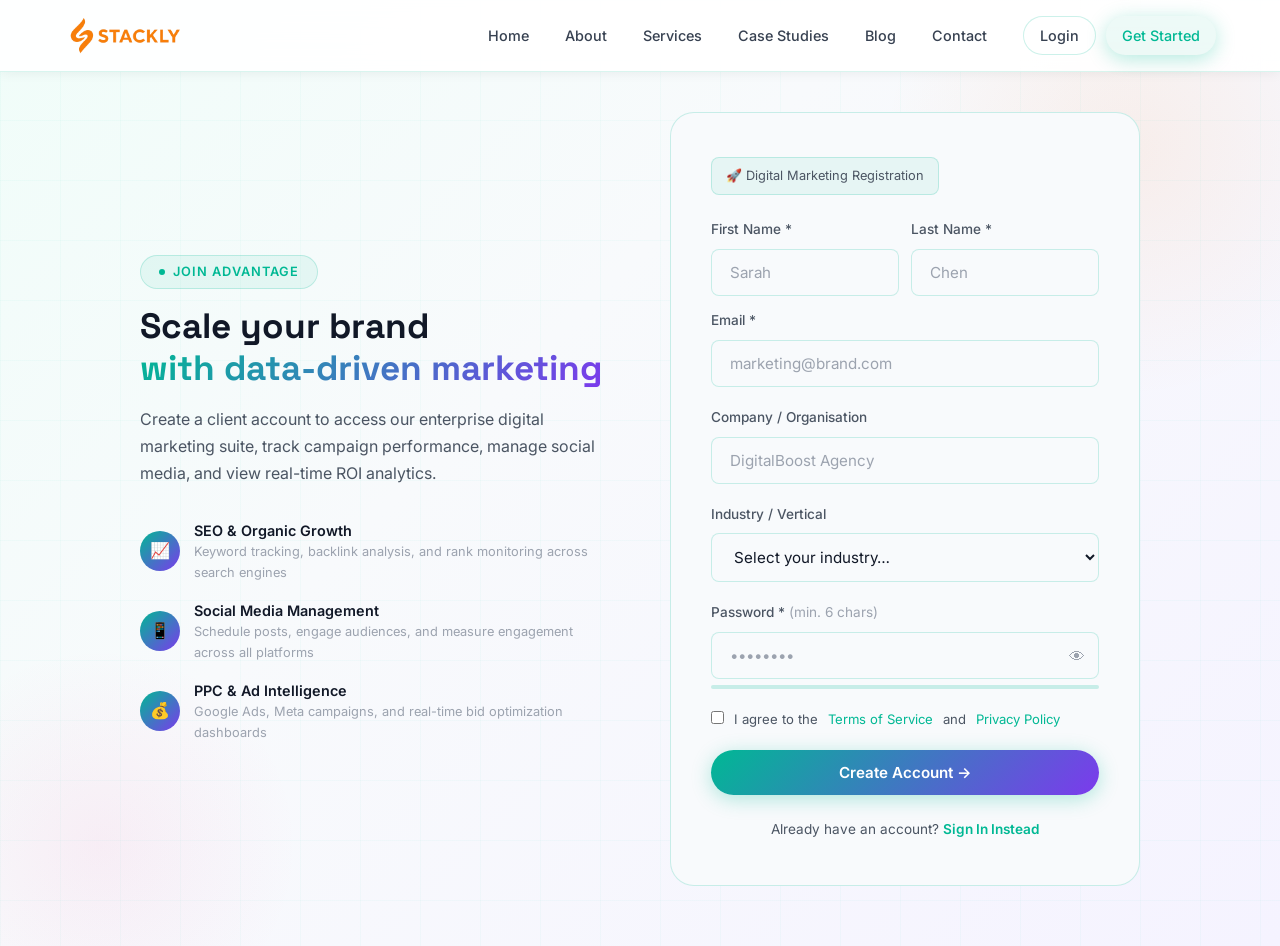
<file: register.html>
<!DOCTYPE html>
<html lang="en">
<head>
  <meta charset="UTF-8" /><meta name="viewport" content="width=device-width, initial-scale=1.0" />
  <title>Register — AdVantage Digital Marketing Suite</title>
  <meta name="description" content="Create an AdVantage client account to access SEO analytics, campaign management, social media tools, and enterprise digital marketing solutions." />
  <link rel="stylesheet" href="css/style.css" /><link rel="stylesheet" href="css/responsive.css" />
  <style>
    .auth-page{min-height:100vh;display:flex;align-items:center;justify-content:center;background:var(--gradient-hero);position:relative;overflow:hidden;padding:calc(var(--nav-height) + 40px) 5% 60px;}
    .auth-page::before{content:'';position:absolute;inset:0;background-image:linear-gradient(rgba(0,212,170,0.03) 1px,transparent 1px),linear-gradient(90deg,rgba(0,212,170,0.03) 1px,transparent 1px);background-size:60px 60px;}
    .auth-container{display:grid;grid-template-columns:1fr 1fr;gap:60px;max-width:1000px;width:100%;z-index:2;}
    @media(max-width:768px){.auth-container{grid-template-columns:1fr;}.auth-info{display:none;}}
    .auth-card{background:var(--bg-card);border:1px solid var(--border);border-radius:var(--radius-lg);padding:44px 40px;}
    @media(max-width:480px){.auth-card{padding:32px 24px;}}
    .portal-type-badge{display:inline-flex;align-items:center;gap:8px;background:var(--bg-glass2);border:1px solid var(--border);border-radius:var(--radius-sm);padding:8px 14px;font-size:0.8rem;color:var(--text-secondary);margin-bottom:24px;}
    .password-wrap{position:relative;}
    .password-toggle{position:absolute;right:14px;top:50%;transform:translateY(-50%);background:none;border:none;color:var(--text-muted);cursor:pointer;font-size:1rem;}
    .strength-bar{height:4px;border-radius:2px;background:var(--border);margin-top:6px;overflow:hidden;}
    .strength-fill{height:100%;border-radius:2px;width:0;transition:var(--transition);}
  </style>
</head>
<body>
<nav class="navbar">
  <a href="index.html" class="navbar-brand"><img src="logo.webp" alt="PixelRise Digital" style="height:36px; width:auto;"></a>
  <div class="navbar-links">
    <a href="index.html">Home</a><a href="about.html">About</a><a href="services.html">Services</a>
    <a href="case-studies.html">Case Studies</a><a href="blog.html">Blog</a><a href="contact.html">Contact</a>
    <div style="display:flex; gap:10px; margin-left:14px;">
      <a href="login.html" class="btn btn-ghost btn-sm" style="padding:7px 16px; border-radius:var(--radius-pill);">Login</a>
      <a href="register.html" class="btn btn-primary btn-sm" style="padding:7px 16px; border-radius:var(--radius-pill);">Get Started</a>
    </div>
  </div>
  <button class="navbar-mobile-toggle" id="mobileToggle"><span></span><span></span><span></span></button>
</nav>
<div class="navbar-mobile" id="mobileNav">
  <a href="index.html">Home</a><a href="about.html">About</a><a href="services.html">Services</a>
  <a href="case-studies.html">Case Studies</a><a href="blog.html">Blog</a><a href="contact.html">Contact</a>
  <div class="mobile-access-section" style="display:flex;flex-direction:column;gap:10px;padding:15px;border-top:1px solid rgba(255,255,255,0.05);margin-top:10px;">
    <a href="login.html" class="btn btn-outline" style="width:100%;justify-content:center;">Login</a>
    <a href="register.html" class="btn btn-primary" style="width:100%;justify-content:center;">Get Started</a>
  </div>
</div>

<div class="auth-page">
  <div style="position:absolute;top:-100px;right:-100px;width:500px;height:500px;border-radius:50%;background:radial-gradient(circle,rgba(249,115,22,0.08) 0%,transparent 70%);pointer-events:none;"></div>
  <div style="position:absolute;bottom:-100px;left:-100px;width:400px;height:400px;border-radius:50%;background:radial-gradient(circle,rgba(236,72,153,0.07) 0%,transparent 70%);pointer-events:none;"></div>

  <div class="auth-container">
    <!-- Info side -->
    <div class="auth-info" style="display:flex;flex-direction:column;justify-content:center;gap:32px;">
      <div>
        <div class="section-tag" style="margin-bottom:16px;">Join AdVantage</div>
        <h2 style="font-family:var(--font-heading);font-size:2.2rem;font-weight:700;line-height:1.2;margin-bottom:16px;">
          Scale your brand<br><span style="background:var(--gradient-primary);-webkit-background-clip:text;-webkit-text-fill-color:transparent;background-clip:text;">with data-driven marketing</span>
        </h2>
        <p style="color:var(--text-secondary);line-height:1.7;">Create a client account to access our enterprise digital marketing suite, track campaign performance, manage social media, and view real-time ROI analytics.</p>
      </div>
      <div style="display:flex;flex-direction:column;gap:16px;">
        <div style="display:flex;align-items:center;gap:14px;">
          <div style="width:40px;height:40px;border-radius:50%;background:var(--gradient-primary);display:flex;align-items:center;justify-content:center;font-size:1rem;flex-shrink:0;">📈</div>
          <div><div style="font-size:0.9rem;font-weight:600;">SEO & Organic Growth</div><div style="font-size:0.8rem;color:var(--text-muted);">Keyword tracking, backlink analysis, and rank monitoring across search engines</div></div>
        </div>
        <div style="display:flex;align-items:center;gap:14px;">
          <div style="width:40px;height:40px;border-radius:50%;background:var(--gradient-primary);display:flex;align-items:center;justify-content:center;flex-shrink:0;">📱</div>
          <div><div style="font-size:0.9rem;font-weight:600;">Social Media Management</div><div style="font-size:0.8rem;color:var(--text-muted);">Schedule posts, engage audiences, and measure engagement across all platforms</div></div>
        </div>
        <div style="display:flex;align-items:center;gap:14px;">
          <div style="width:40px;height:40px;border-radius:50%;background:var(--gradient-primary);display:flex;align-items:center;justify-content:center;flex-shrink:0;">💰</div>
          <div><div style="font-size:0.9rem;font-weight:600;">PPC & Ad Intelligence</div><div style="font-size:0.8rem;color:var(--text-muted);">Google Ads, Meta campaigns, and real-time bid optimization dashboards</div></div>
        </div>
      </div>
    </div>

    <!-- Auth card -->
    <div class="auth-card">
      <div class="portal-type-badge">🚀 Digital Marketing Registration</div>
      <form id="customerSignupForm">
        <div style="display:grid;grid-template-columns:1fr 1fr;gap:12px;">
          <div class="form-group" style="margin-bottom:0;"><label class="form-label">First Name *</label><input type="text" class="form-control" placeholder="Sarah" required /></div>
          <div class="form-group" style="margin-bottom:0;"><label class="form-label">Last Name *</label><input type="text" class="form-control" placeholder="Chen" required /></div>
        </div>
        <div class="form-group" style="margin-top:14px;"><label class="form-label">Email *</label><input type="email" class="form-control" placeholder="marketing@brand.com" required /></div>
        <div class="form-group"><label class="form-label">Company / Organisation</label><input type="text" class="form-control" placeholder="DigitalBoost Agency" /></div>
        <div class="form-group"><label class="form-label">Industry / Vertical</label>
          <select class="form-control" style="background:var(--bg-card);color:var(--text-primary);">
            <option value="" style="background:var(--bg-card);">Select your industry…</option>
            <option style="background:var(--bg-card);">E-commerce & Retail</option>
            <option style="background:var(--bg-card);">SaaS & Technology</option>
            <option style="background:var(--bg-card);">Healthcare & Wellness</option>
            <option style="background:var(--bg-card);">Real Estate & Property</option>
            <option style="background:var(--bg-card);">Education & EdTech</option>
            <option style="background:var(--bg-card);">Hospitality & Travel</option>
            <option style="background:var(--bg-card);">Other</option>
          </select>
        </div>
        <div class="form-group"><label class="form-label">Password * <span style="font-weight:normal;color:var(--text-muted);">(min. 6 chars)</span></label>
          <div class="password-wrap">
            <input type="password" class="form-control" id="signupPass" placeholder="••••••••" required style="padding-right:44px;" minlength="6"/>
            <button type="button" class="password-toggle" onclick="const f=this.previousElementSibling;f.type=f.type==='password'?'text':'password'">👁</button>
          </div>
          <div class="strength-bar"><div class="strength-fill" id="strengthFill"></div></div>
          <div style="font-size:0.72rem;color:var(--text-muted);margin-top:4px;" id="strengthLabel"></div>
        </div>
        <div class="form-group"><label style="display:flex;align-items:flex-start;gap:10px;cursor:pointer;font-size:0.82rem;color:var(--text-secondary);">
          <input type="checkbox" required style="margin-top:2px;accent-color:var(--primary);" />
          I agree to the <a href="404.html" style="color:var(--primary);">Terms of Service</a> and <a href="404.html" style="color:var(--primary);">Privacy Policy</a>
        </label></div>
        <div class="form-success" style="display:none;padding:10px;background:rgba(34,197,94,0.1);border:1px solid #22c55e;border-radius:var(--radius-sm);color:#22c55e;font-size:0.86rem;margin-bottom:12px;">✓ Account created! Redirecting to Portal Login…</div>
        <button type="submit" class="btn btn-primary" style="width:100%;justify-content:center;">Create Account →</button>
      </form>
      <div style="margin-top:24px;text-align:center;font-size:0.85rem;color:var(--text-secondary);">
        Already have an account? <a href="login.html" style="color:var(--primary);font-weight:600;">Sign In Instead</a>
      </div>
    </div>
  </div>
</div>

<script src="js/main.js"></script>
<script>
  const signupPass=document.getElementById('signupPass'),strengthFill=document.getElementById('strengthFill'),strengthLabel=document.getElementById('strengthLabel');
  if(signupPass){signupPass.addEventListener('input',()=>{const v=signupPass.value;let s=0;if(v.length>=6)s++;if(v.length>=10)s++;if(/[A-Z]/.test(v))s++;if(/[0-9]/.test(v))s++;if(/[^A-Za-z0-9]/.test(v))s++;const c=['#ef4444','#f59e0b','#eab308','#22c55e','#00d4aa'];const l=['Very Weak','Weak','Fair','Strong','Very Strong'];strengthFill.style.width=(s*20)+'%';strengthFill.style.background=c[Math.min(s-1,4)]||'#ef4444';strengthLabel.textContent=v.length?l[Math.min(s-1,4)]:'';}); }
  const signupForm=document.getElementById('customerSignupForm');
  if(signupForm){signupForm.addEventListener('submit',function(e){if(this.checkValidity()){e.preventDefault();const email=this.querySelector('input[type="email"]').value;this.querySelector('.form-success').style.display='block';this.querySelector('button[type="submit"]').disabled=true;setTimeout(()=>window.location.href=`login.html?email=${encodeURIComponent(email)}`,1200);}});}
</script>
</body>
</html>
</file>
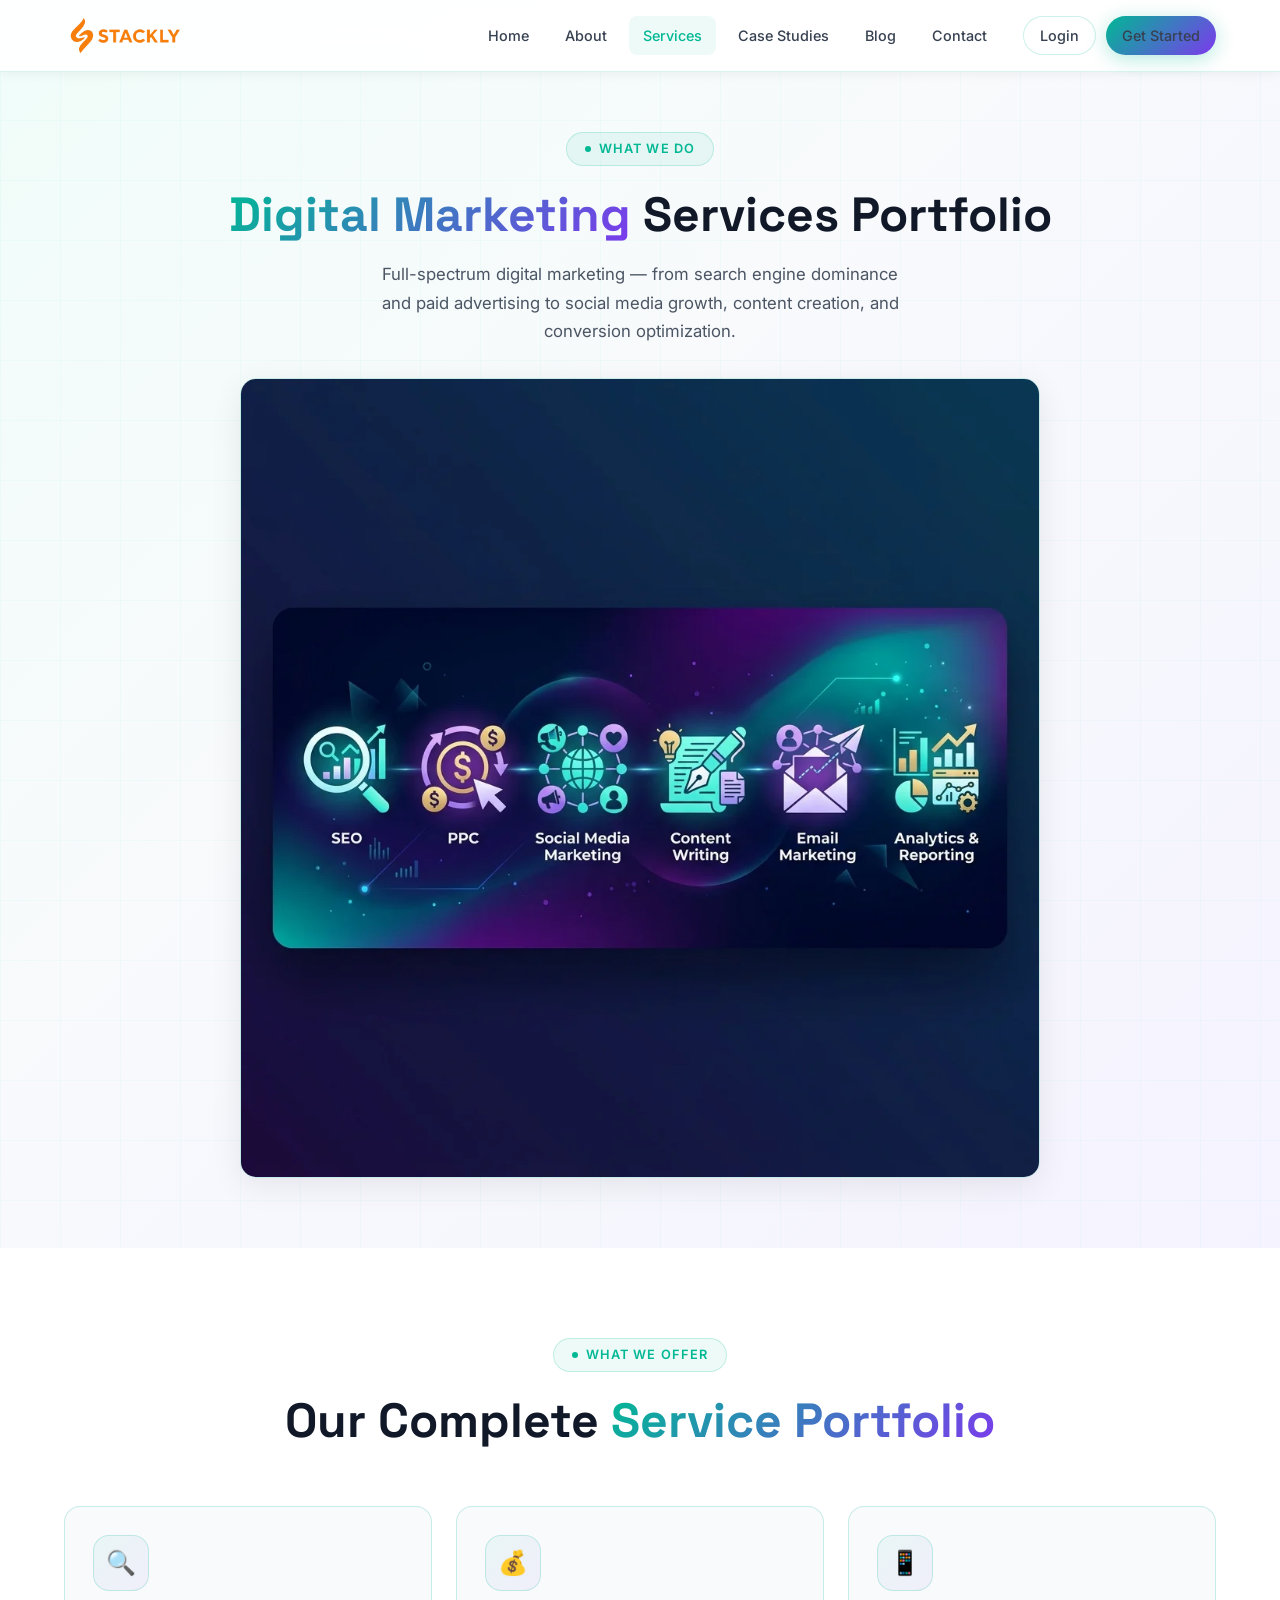
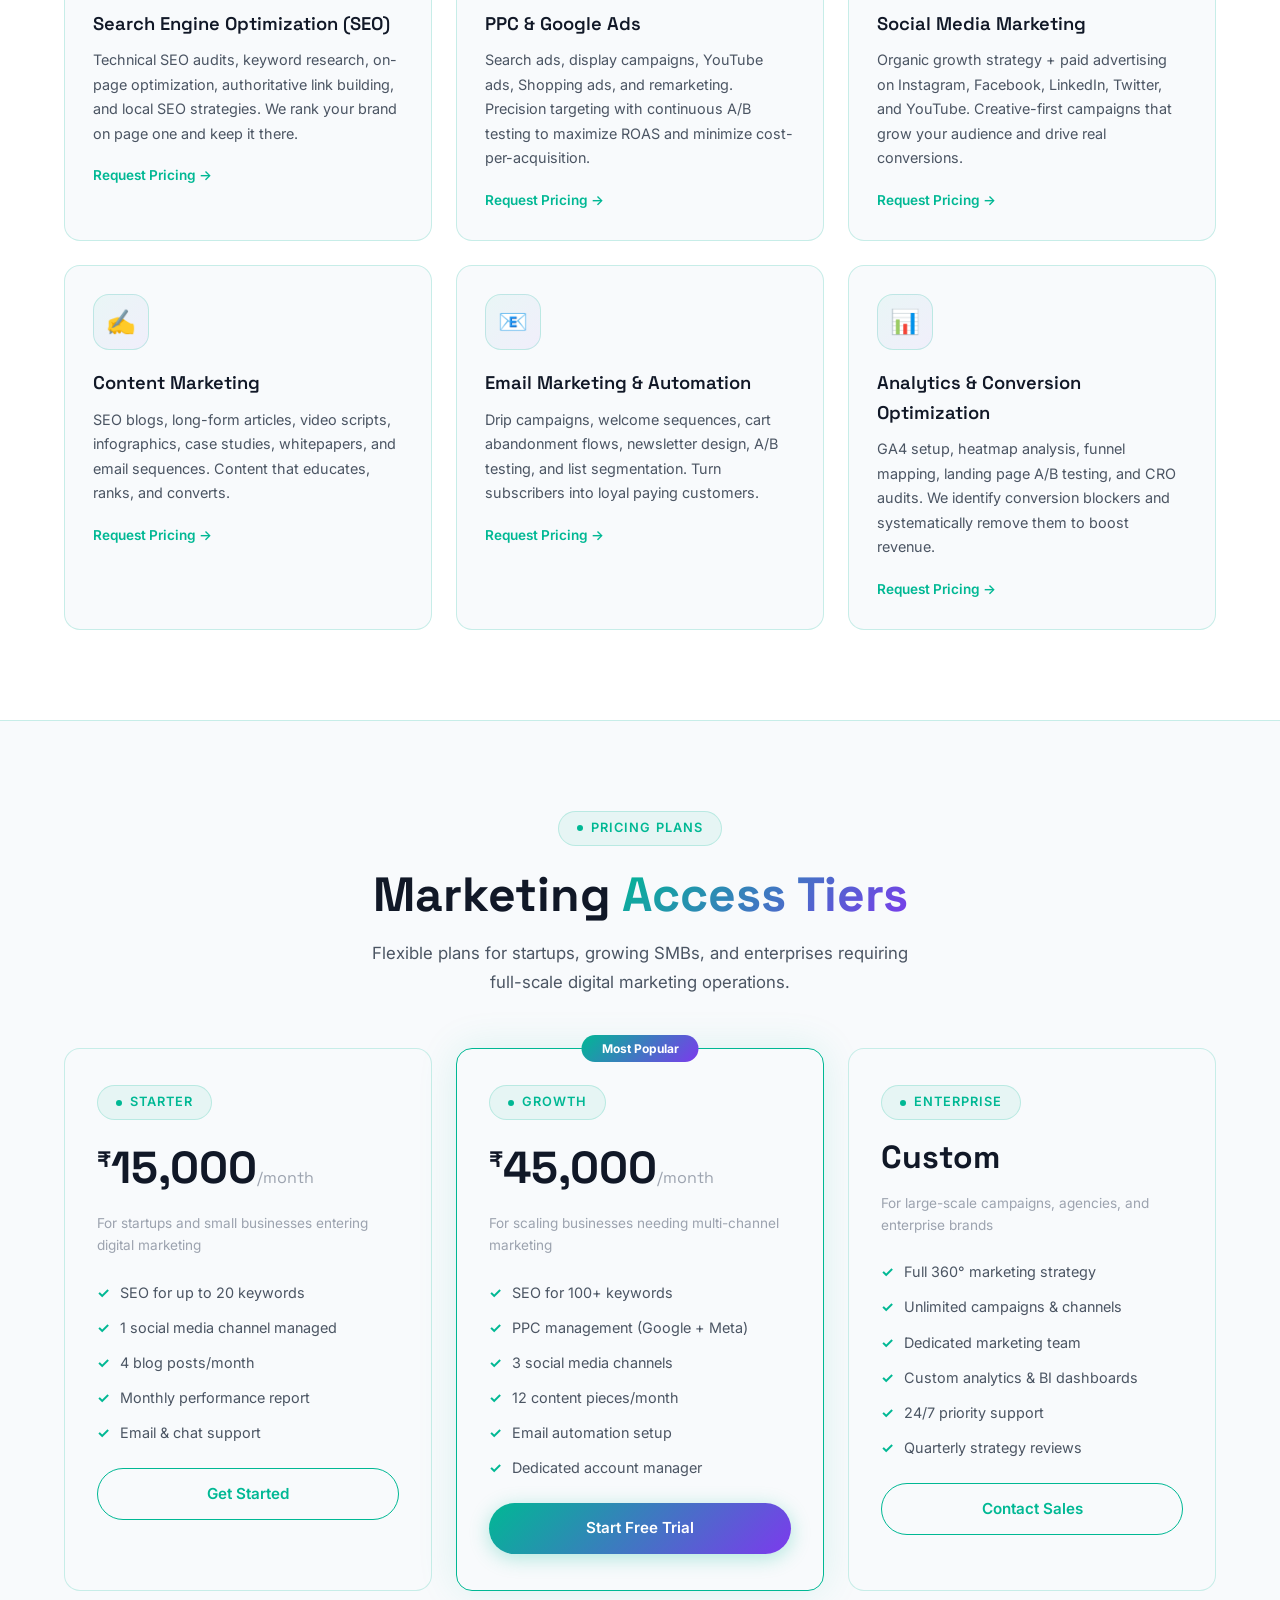
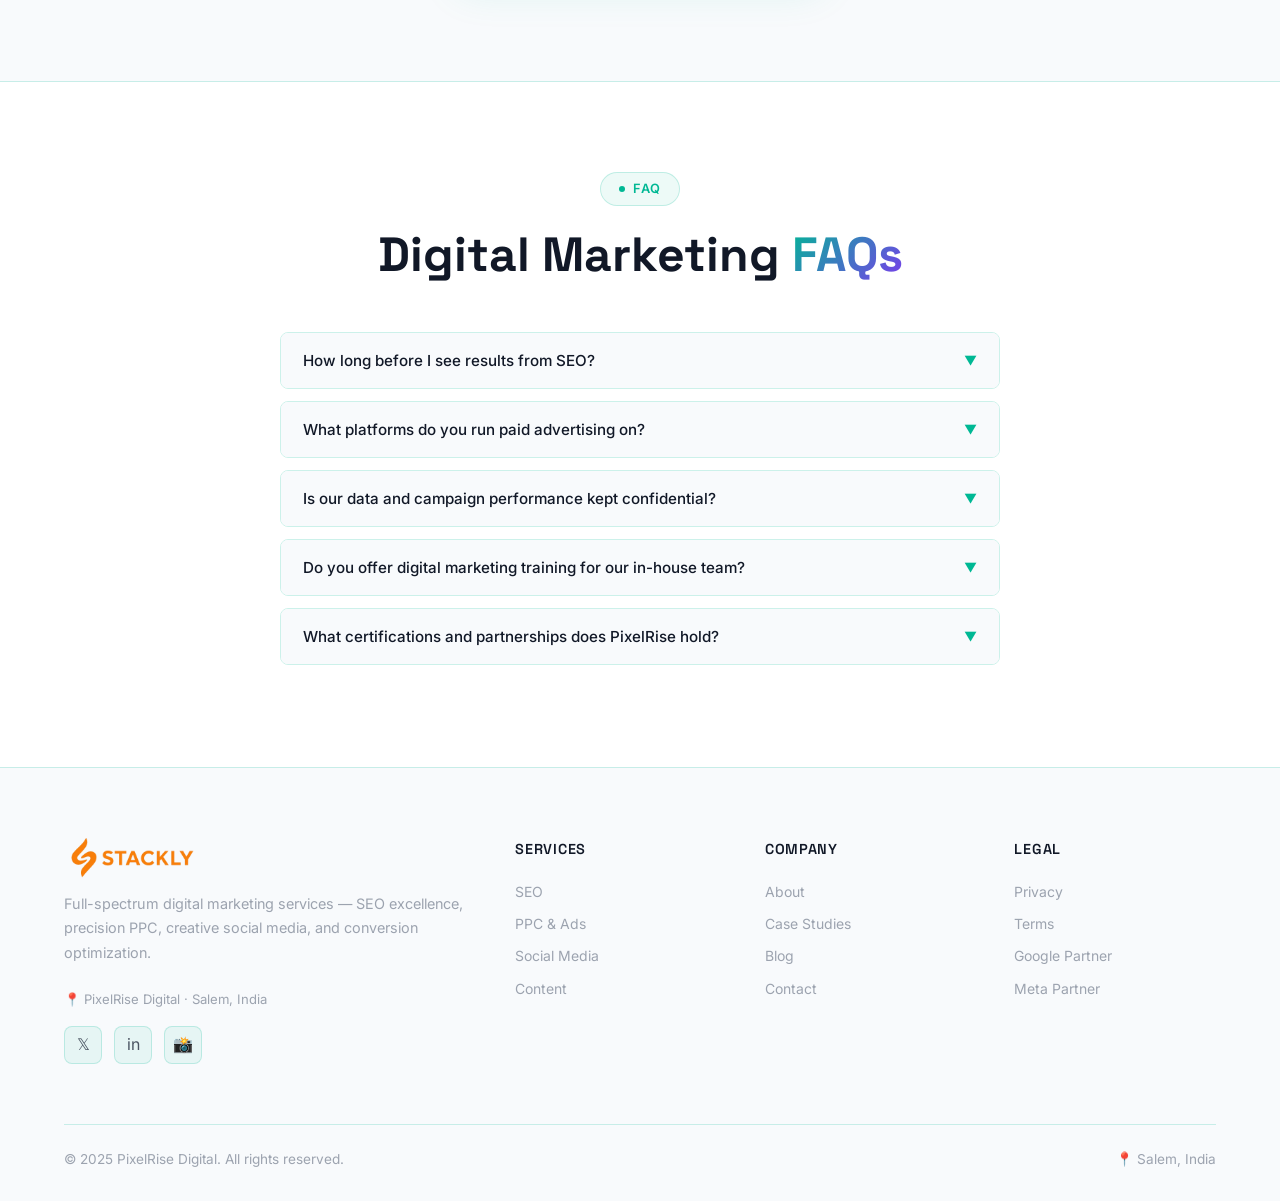
<file: services.html>
<!DOCTYPE html>
<html lang="en">
<head>
  <meta charset="UTF-8" /><meta name="viewport" content="width=device-width, initial-scale=1.0" />
  <title>Digital Marketing Services — PixelRise Digital</title>
  <meta name="description" content="PixelRise Digital's full-service digital marketing portfolio — SEO, PPC, social media marketing, content strategy, email automation, and conversion rate optimization." />
  <link rel="stylesheet" href="css/style.css" /><link rel="stylesheet" href="css/responsive.css" />
</head>
<body>
<div id="preloader"><div class="preloader-inner"><img src="logo.webp" alt="PixelRise Digital" class="preloader-logo" style="height:48px; width:auto; margin:0 auto;"><div class="preloader-bar"><div class="preloader-bar-fill"></div></div></div></div>

<nav class="navbar">
  <a href="index.html" class="navbar-brand"><img src="logo.webp" alt="PixelRise Digital" style="height:36px; width:auto;"></a>
  <div class="navbar-links">
    <a href="index.html">Home</a><a href="about.html">About</a>
    <a href="services.html" class="active">Services</a><a href="case-studies.html">Case Studies</a>
    <a href="blog.html">Blog</a><a href="contact.html">Contact</a>
    <div style="display:flex; gap:10px; margin-left:14px;">
      <a href="login.html" class="btn btn-ghost btn-sm" style="padding:7px 16px; border-radius:var(--radius-pill);">Login</a>
      <a href="register.html" class="btn btn-primary btn-sm" style="padding:7px 16px; border-radius:var(--radius-pill);">Get Started</a>
    </div>
  </div>
  <button class="navbar-mobile-toggle" id="mobileToggle"><span></span><span></span><span></span></button>
</nav>
<div class="navbar-mobile" id="mobileNav">
  <a href="index.html">Home</a><a href="about.html">About</a><a href="services.html">Services</a>
  <a href="case-studies.html">Case Studies</a><a href="blog.html">Blog</a><a href="contact.html">Contact</a>
  <div class="mobile-access-section" style="display:flex; flex-direction:column; gap:10px; padding:15px; border-top:1px solid rgba(255,255,255,0.05); margin-top:10px;">
    <a href="login.html" class="btn btn-outline" style="width:100%; justify-content:center;">Login</a>
    <a href="register.html" class="btn btn-primary" style="width:100%; justify-content:center;">Get Started</a>
  </div>
</div>

<section class="page-hero">
  <div class="page-hero-content">
    <div class="section-tag" style="margin:0 auto 20px;">What We Do</div>
    <h1 class="section-title"><span>Digital Marketing</span> Services Portfolio</h1>
    <p class="section-subtitle" style="margin:0 auto 32px;">Full-spectrum digital marketing — from search engine dominance and paid advertising to social media growth, content creation, and conversion optimization.</p>
    <div style="max-width:800px; margin:0 auto; border-radius:var(--radius); overflow:hidden; box-shadow:var(--shadow-card); border:1px solid var(--border);">
      <img src="services_dm.webp" alt="Digital Marketing Services Overview" style="width:100%; height:auto; display:block;">
    </div>
  </div>
</section>

<!-- SERVICES GRID -->
<section class="section">
  <div class="container">
    <div class="text-center reveal">
      <div class="section-tag">What We Offer</div>
      <h2 class="section-title">Our Complete <span>Service Portfolio</span></h2>
    </div>
    <div class="grid-3" style="margin-top:56px;">
      <div class="card reveal">
        <div class="card-icon">🔍</div>
        <h3 class="card-title">Search Engine Optimization (SEO)</h3>
        <p class="card-text">Technical SEO audits, keyword research, on-page optimization, authoritative link building, and local SEO strategies. We rank your brand on page one and keep it there.</p>
        <div style="margin-top:16px;"><a href="contact.html" style="color:var(--primary);font-size:0.85rem;font-weight:600;">Request Pricing →</a></div>
      </div>
      <div class="card reveal reveal-delay-1">
        <div class="card-icon">💰</div>
        <h3 class="card-title">PPC & Google Ads</h3>
        <p class="card-text">Search ads, display campaigns, YouTube ads, Shopping ads, and remarketing. Precision targeting with continuous A/B testing to maximize ROAS and minimize cost-per-acquisition.</p>
        <div style="margin-top:16px;"><a href="contact.html" style="color:var(--primary);font-size:0.85rem;font-weight:600;">Request Pricing →</a></div>
      </div>
      <div class="card reveal reveal-delay-2">
        <div class="card-icon">📱</div>
        <h3 class="card-title">Social Media Marketing</h3>
        <p class="card-text">Organic growth strategy + paid advertising on Instagram, Facebook, LinkedIn, Twitter, and YouTube. Creative-first campaigns that grow your audience and drive real conversions.</p>
        <div style="margin-top:16px;"><a href="contact.html" style="color:var(--primary);font-size:0.85rem;font-weight:600;">Request Pricing →</a></div>
      </div>
      <div class="card reveal">
        <div class="card-icon">✍️</div>
        <h3 class="card-title">Content Marketing</h3>
        <p class="card-text">SEO blogs, long-form articles, video scripts, infographics, case studies, whitepapers, and email sequences. Content that educates, ranks, and converts.</p>
        <div style="margin-top:16px;"><a href="contact.html" style="color:var(--primary);font-size:0.85rem;font-weight:600;">Request Pricing →</a></div>
      </div>
      <div class="card reveal reveal-delay-1">
        <div class="card-icon">📧</div>
        <h3 class="card-title">Email Marketing & Automation</h3>
        <p class="card-text">Drip campaigns, welcome sequences, cart abandonment flows, newsletter design, A/B testing, and list segmentation. Turn subscribers into loyal paying customers.</p>
        <div style="margin-top:16px;"><a href="contact.html" style="color:var(--primary);font-size:0.85rem;font-weight:600;">Request Pricing →</a></div>
      </div>
      <div class="card reveal reveal-delay-2">
        <div class="card-icon">📊</div>
        <h3 class="card-title">Analytics & Conversion Optimization</h3>
        <p class="card-text">GA4 setup, heatmap analysis, funnel mapping, landing page A/B testing, and CRO audits. We identify conversion blockers and systematically remove them to boost revenue.</p>
        <div style="margin-top:16px;"><a href="contact.html" style="color:var(--primary);font-size:0.85rem;font-weight:600;">Request Pricing →</a></div>
      </div>
    </div>
  </div>
</section>

<!-- PRICING -->
<section class="section" style="background:var(--bg-card);border-top:1px solid var(--border);border-bottom:1px solid var(--border);">
  <div class="container">
    <div class="text-center reveal">
      <div class="section-tag">Pricing Plans</div>
      <h2 class="section-title">Marketing <span>Access Tiers</span></h2>
      <p class="section-subtitle">Flexible plans for startups, growing SMBs, and enterprises requiring full-scale digital marketing operations.</p>
    </div>
    <div class="grid-3" style="margin-top:52px;">
      <div class="pricing-card reveal">
        <div class="section-tag" style="margin-bottom:12px;">Starter</div>
        <div class="pricing-price"><sup>₹</sup>15,000<span>/month</span></div>
        <p style="font-size:0.85rem;color:var(--text-muted);margin:10px 0;">For startups and small businesses entering digital marketing</p>
        <ul class="pricing-features">
          <li>SEO for up to 20 keywords</li>
          <li>1 social media channel managed</li>
          <li>4 blog posts/month</li>
          <li>Monthly performance report</li>
          <li>Email & chat support</li>
        </ul>
        <a href="login.html?type=admission" class="btn btn-outline" style="width:100%;justify-content:center;">Get Started</a>
      </div>
      <div class="pricing-card featured reveal reveal-delay-1">
        <div class="section-tag" style="margin-bottom:12px;">Growth</div>
        <div class="pricing-price"><sup>₹</sup>45,000<span>/month</span></div>
        <p style="font-size:0.85rem;color:var(--text-muted);margin:10px 0;">For scaling businesses needing multi-channel marketing</p>
        <ul class="pricing-features">
          <li>SEO for 100+ keywords</li>
          <li>PPC management (Google + Meta)</li>
          <li>3 social media channels</li>
          <li>12 content pieces/month</li>
          <li>Email automation setup</li>
          <li>Dedicated account manager</li>
        </ul>
        <a href="login.html?type=customer" class="btn btn-primary" style="width:100%;justify-content:center;">Start Free Trial</a>
      </div>
      <div class="pricing-card reveal reveal-delay-2">
        <div class="section-tag" style="margin-bottom:12px;">Enterprise</div>
        <div class="pricing-price" style="font-size:2rem;">Custom</div>
        <p style="font-size:0.85rem;color:var(--text-muted);margin:10px 0;">For large-scale campaigns, agencies, and enterprise brands</p>
        <ul class="pricing-features">
          <li>Full 360° marketing strategy</li>
          <li>Unlimited campaigns & channels</li>
          <li>Dedicated marketing team</li>
          <li>Custom analytics & BI dashboards</li>
          <li>24/7 priority support</li>
          <li>Quarterly strategy reviews</li>
        </ul>
        <a href="contact.html" class="btn btn-outline" style="width:100%;justify-content:center;">Contact Sales</a>
      </div>
    </div>
  </div>
</section>

<!-- FAQ -->
<section class="section">
  <div class="container">
    <div class="text-center reveal">
      <div class="section-tag">FAQ</div>
      <h2 class="section-title">Digital Marketing <span>FAQs</span></h2>
    </div>
    <div style="max-width:720px;margin:48px auto 0;">
      <div class="accordion-item reveal">
        <button class="accordion-header">How long before I see results from SEO? <span class="chevron">▼</span></button>
        <div class="accordion-body">SEO is a long-term investment. Most clients begin to see meaningful ranking improvements within 3–4 months, with significant organic traffic growth by months 6–9. Technical fixes and local SEO improvements can show results faster, sometimes within 30–60 days. We provide monthly progress reports so you always know where you stand.</div>
      </div>
      <div class="accordion-item reveal reveal-delay-1">
        <button class="accordion-header">What platforms do you run paid advertising on? <span class="chevron">▼</span></button>
        <div class="accordion-body">We manage paid campaigns on Google Ads (Search, Display, Shopping, YouTube), Meta Ads (Facebook & Instagram), LinkedIn Ads, Twitter Ads, and programmatic display networks. Our team is Google Premier Partner and Meta Business Partner certified, so you benefit from platform beta features and direct support.</div>
      </div>
      <div class="accordion-item reveal reveal-delay-2">
        <button class="accordion-header">Is our data and campaign performance kept confidential? <span class="chevron">▼</span></button>
        <div class="accordion-body">Absolutely. All client data is protected under a mutual NDA. We use role-based access controls, encrypted reporting dashboards, and strict data isolation between client accounts. You own all your ad accounts, creative assets, and campaign data at all times.</div>
      </div>
      <div class="accordion-item reveal reveal-delay-1">
        <button class="accordion-header">Do you offer digital marketing training for our in-house team? <span class="chevron">▼</span></button>
        <div class="accordion-body">Yes. We offer customized digital marketing training workshops covering SEO fundamentals, Google Ads management, social media strategy, and analytics interpretation. Training can be conducted as online webinars or in-person sessions at your office. Contact us for custom training packages.</div>
      </div>
      <div class="accordion-item reveal">
        <button class="accordion-header">What certifications and partnerships does PixelRise hold? <span class="chevron">▼</span></button>
        <div class="accordion-body">PixelRise Digital is a Google Premier Partner, Meta Business Partner, HubSpot Solutions Partner, and SEMrush Agency Partner. Our team members hold individual certifications in Google Ads, Google Analytics 4, Meta Blueprint, HubSpot, and SEMrush — ensuring your campaigns benefit from the latest platform expertise.</div>
      </div>
    </div>
  </div>
</section>

<footer><div class="container-wide">
  <div class="footer-grid">
    <div><img src="logo.webp" alt="PixelRise Digital" class="footer-brand" style="height:40px; width:auto; margin-bottom:14px;"><p class="footer-desc">Full-spectrum digital marketing services — SEO excellence, precision PPC, creative social media, and conversion optimization.</p><p style="font-size:.82rem;color:var(--text-muted);margin-bottom:16px;">📍 PixelRise Digital · Salem, India</p><div class="footer-socials"><a href="404.html" class="footer-social-btn">𝕏</a><a href="404.html" class="footer-social-btn">in</a><a href="404.html" class="footer-social-btn">📸</a></div></div>
    <div><div class="footer-col-title">Services</div><div class="footer-links"><a href="services.html">SEO</a><a href="services.html">PPC & Ads</a><a href="services.html">Social Media</a><a href="services.html">Content</a></div></div>
    <div><div class="footer-col-title">Company</div><div class="footer-links"><a href="about.html">About</a><a href="case-studies.html">Case Studies</a><a href="blog.html">Blog</a><a href="contact.html">Contact</a></div></div>
    <div><div class="footer-col-title">Legal</div><div class="footer-links"><a href="404.html">Privacy</a><a href="404.html">Terms</a><a href="404.html">Google Partner</a><a href="404.html">Meta Partner</a></div></div>
  </div>
  <div class="footer-bottom"><span>© 2025 PixelRise Digital. All rights reserved.</span><span>📍 Salem, India</span></div>
</div></footer>
<button id="scrollTop">↑</button>
<script src="js/main.js"></script>
<script>
  const dt=document.getElementById('dropdownTrigger'),nd=document.getElementById('navDropdown');
  if(dt){dt.addEventListener('click',e=>{e.stopPropagation();nd.classList.toggle('open')});document.addEventListener('click',()=>nd.classList.remove('open'));}
</script>
</body></html>
</file>
<file: css/style.css>
/* =========================================================
   BioTech - Stackly  — Global Stylesheet
   ========================================================= */

@import url('https://fonts.googleapis.com/css2?family=Inter:wght@300;400;500;600;700;800;900&family=Space+Grotesk:wght@300;400;500;600;700&display=swap');

/* ── CSS Variables ─────────────────────────────────────── */
:root {
  --primary: #00b894;
  --primary-dark: #00a88a;
  --primary-light: #00d4aa;
  --secondary: #7c3aed;
  --secondary-light: #a78bfa;
  --accent: #06b6d4;
  --accent2: #f59e0b;

  --bg-dark: #ffffff;
  --bg-card: #f8fafc;
  --bg-glass: rgba(255,255,255,0.85);
  --bg-glass2: rgba(0,184,148,0.07);

  --text-primary: #111827;
  --text-secondary: #4b5563;
  --text-muted: #9ca3af;

  --border: rgba(0,184,148,0.2);
  --border2: rgba(124,58,237,0.2);

  --gradient-hero: linear-gradient(135deg, #f0fdf9 0%, #f8fafc 40%, #f5f3ff 100%);
  --gradient-primary: linear-gradient(135deg, #00b894, #7c3aed);
  --gradient-card: linear-gradient(135deg, rgba(0,184,148,0.06), rgba(124,58,237,0.06));

  --shadow-glow: 0 0 40px rgba(0,184,148,0.12);
  --shadow-card: 0 8px 32px rgba(0,0,0,0.08);
  --shadow-btn: 0 4px 20px rgba(0,184,148,0.3);

  --radius: 16px;
  --radius-sm: 8px;
  --radius-lg: 24px;
  --radius-pill: 50px;

  --transition: all 0.3s cubic-bezier(0.4,0,0.2,1);
  --transition-slow: all 0.6s cubic-bezier(0.4,0,0.2,1);

  --nav-height: 72px;
  --font-main: 'Inter', sans-serif;
  --font-heading: 'Space Grotesk', sans-serif;
}

/* ── Reset & Base ─────────────────────────────────────── */
*, *::before, *::after { box-sizing: border-box; margin: 0; padding: 0; }

html { scroll-behavior: smooth; font-size: 16px; }

body {
  font-family: var(--font-main);
  background-color: var(--bg-dark);
  color: var(--text-primary);
  line-height: 1.6;
  overflow-x: hidden;
  -webkit-font-smoothing: antialiased;
}

a { text-decoration: none; color: inherit; }
img { max-width: 100%; display: block; }
ul { list-style: none; }
button { cursor: pointer; font-family: inherit; }
input, textarea, select { font-family: inherit; }

/* ── Preloader ──────────────────────────────────────── */
#preloader {
  position: fixed; inset: 0;
  background: #ffffff;
  display: flex; align-items: center; justify-content: center;
  z-index: 9999;
  transition: opacity 0.5s ease, visibility 0.5s ease;
}
#preloader.hidden { opacity: 0; visibility: hidden; }

.preloader-inner {
  display: flex; flex-direction: column; align-items: center; gap: 20px;
}
.preloader-logo {
  font-family: var(--font-heading);
  font-size: 2rem; font-weight: 700;
  background: var(--gradient-primary);
  -webkit-background-clip: text; -webkit-text-fill-color: transparent;
  background-clip: text;
}
.preloader-bar {
  width: 200px; height: 3px;
  background: var(--border);
  border-radius: 99px; overflow: hidden;
}
.preloader-bar-fill {
  height: 100%;
  background: var(--gradient-primary);
  border-radius: 99px;
  animation: preload 1.5s ease-in-out forwards;
}
@keyframes preload {
  0% { width: 0%; }
  100% { width: 100%; }
}

/* ── Navigation ─────────────────────────────────────── */
.navbar {
  position: fixed; top: 0; left: 0; right: 0;
  height: var(--nav-height);
  display: flex; align-items: center;
  padding: 0 5%;
  background: rgba(255,255,255,0.92);
  backdrop-filter: blur(20px);
  -webkit-backdrop-filter: blur(20px);
  border-bottom: 1px solid rgba(0,184,148,0.15);
  z-index: 1000;
  transition: var(--transition);
  box-shadow: 0 1px 12px rgba(0,0,0,0.06);
}
.navbar.scrolled {
  background: rgba(255,255,255,0.98);
  box-shadow: 0 2px 20px rgba(0,0,0,0.1);
}

.navbar-brand {
  font-family: var(--font-heading);
  font-size: 1.5rem; font-weight: 700;
  background: var(--gradient-primary);
  -webkit-background-clip: text; -webkit-text-fill-color: transparent;
  background-clip: text;
  margin-right: auto;
  display: flex; align-items: center; gap: 10px;
  white-space: nowrap;
}
.navbar-brand .brand-icon {
  width: 36px; height: 36px;
  background: var(--gradient-primary);
  border-radius: var(--radius-sm);
  display: flex; align-items: center; justify-content: center;
  font-size: 18px;
  -webkit-text-fill-color: initial; color: #fff;
  flex-shrink: 0;
}

.navbar-links {
  display: flex; align-items: center; gap: 8px;
}
.navbar-links a {
  padding: 8px 14px;
  font-size: 0.9rem; font-weight: 500;
  color: #374151;
  border-radius: var(--radius-sm);
  transition: var(--transition);
  white-space: nowrap;
}
.navbar-links a:hover,
.navbar-links a.active {
  color: var(--primary);
  background: var(--bg-glass2);
}

.btn-nav-login {
  padding: 9px 22px;
  background: var(--gradient-primary);
  color: #fff !important;
  border-radius: var(--radius-pill);
  font-weight: 600;
  font-size: 0.875rem;
  margin-left: 8px;
  transition: var(--transition);
  box-shadow: var(--shadow-btn);
}
.btn-nav-login:hover {
  transform: translateY(-2px);
  box-shadow: 0 8px 30px rgba(0,212,170,0.5);
}

/* ── Nav Dropdown (Access Portal) ─────────────────── */
.nav-dropdown {
  position: relative;
  margin-left: 8px;
}
.nav-dropdown-trigger {
  display: inline-flex; align-items: center; gap: 7px;
  padding: 9px 22px;
  background: var(--gradient-primary);
  color: #fff;
  border: none;
  border-radius: var(--radius-pill);
  font-weight: 600;
  font-size: 0.875rem;
  cursor: pointer;
  transition: var(--transition);
  box-shadow: var(--shadow-btn);
  font-family: var(--font-main);
  white-space: nowrap;
}
.nav-dropdown-trigger:hover {
  transform: translateY(-2px);
  box-shadow: 0 8px 30px rgba(0,212,170,0.5);
}
.nav-dropdown-trigger .caret {
  font-size: 0.65rem;
  transition: transform 0.25s ease;
  display: inline-block;
}
.nav-dropdown:hover .caret,
.nav-dropdown.open .caret { transform: rotate(180deg); }

.nav-dropdown-menu {
  position: absolute;
  top: calc(100% + 10px);
  right: 0;
  min-width: 190px;
  background: var(--bg-card);
  border: 1px solid var(--border);
  border-radius: var(--radius);
  padding: 8px;
  box-shadow: 0 16px 48px rgba(0,0,0,0.5);
  opacity: 0;
  visibility: hidden;
  transform: translateY(-8px);
  transition: opacity 0.25s ease, transform 0.25s ease, visibility 0.25s;
  z-index: 2000;
}
.nav-dropdown:hover .nav-dropdown-menu,
.nav-dropdown.open .nav-dropdown-menu {
  opacity: 1;
  visibility: visible;
  transform: translateY(0);
}
.nav-dropdown-menu a {
  display: flex; align-items: center; gap: 10px;
  padding: 11px 14px;
  border-radius: var(--radius-sm);
  font-size: 0.875rem; font-weight: 500;
  color: var(--text-secondary);
  transition: var(--transition);
  text-decoration: none;
}
.nav-dropdown-menu a:hover {
  background: var(--bg-glass2);
  color: var(--primary);
}
.nav-dropdown-menu .menu-icon {
  width: 28px; height: 28px;
  border-radius: 6px;
  background: var(--gradient-card);
  border: 1px solid var(--border);
  display: flex; align-items: center; justify-content: center;
  font-size: 0.85rem;
  flex-shrink: 0;
}
.nav-dropdown-menu .menu-divider {
  height: 1px;
  background: var(--border);
  margin: 6px 0;
}

/* Mobile dropdown items */
.mobile-access-section {
  border-top: 1px solid var(--border);
  margin-top: 8px;
  padding-top: 8px;
}
.mobile-access-label {
  font-size: 0.72rem;
  font-weight: 700;
  letter-spacing: 0.1em;
  text-transform: uppercase;
  color: var(--text-muted);
  padding: 4px 16px 8px;
}

.navbar-mobile-toggle {
  display: none;
  flex-direction: column; gap: 5px;
  background: none; border: none; padding: 8px;
  cursor: pointer;
}
.navbar-mobile-toggle span {
  display: block;
  width: 24px; height: 2px;
  background: var(--text-primary);
  border-radius: 2px;
  transition: var(--transition);
}
.navbar-mobile-toggle.open span:nth-child(1) { transform: translateY(7px) rotate(45deg); }
.navbar-mobile-toggle.open span:nth-child(2) { opacity: 0; }
.navbar-mobile-toggle.open span:nth-child(3) { transform: translateY(-7px) rotate(-45deg); }

.navbar-mobile {
  display: none;
  position: fixed;
  top: var(--nav-height); left: 0; right: 0;
  background: rgba(255,255,255,0.98);
  backdrop-filter: blur(20px);
  padding: 20px 5% 30px;
  border-bottom: 1px solid rgba(0,184,148,0.15);
  box-shadow: 0 8px 24px rgba(0,0,0,0.08);
  z-index: 999;
  flex-direction: column; gap: 4px;
  transform: translateY(-10px);
  opacity: 0;
  transition: var(--transition);
  pointer-events: none;
}
.navbar-mobile.open {
  display: flex;
  transform: translateY(0);
  opacity: 1;
  pointer-events: all;
}
.navbar-mobile a {
  padding: 12px 16px;
  font-size: 1rem; font-weight: 500;
  color: #374151;
  border-radius: var(--radius-sm);
  transition: var(--transition);
  border-left: 2px solid transparent;
}
.navbar-mobile a:hover,
.navbar-mobile a.active {
  color: var(--primary);
  background: var(--bg-glass2);
  border-left-color: var(--primary);
}

/* ── Page Wrapper ─────────────────────────────────── */
.page-content { padding-top: var(--nav-height); }

/* ── Section Utilities ────────────────────────────── */
.section { padding: 90px 5%; }
.section-sm { padding: 60px 5%; }
.section-lg { padding: 120px 5%; }

.container { max-width: 1200px; margin: 0 auto; }
.container-wide { max-width: 1400px; margin: 0 auto; }

.section-tag {
  display: inline-flex; align-items: center; gap: 8px;
  background: var(--bg-glass2);
  border: 1px solid var(--border);
  border-radius: var(--radius-pill);
  padding: 6px 18px;
  font-size: 0.8rem; font-weight: 600; letter-spacing: 0.08em;
  color: var(--primary);
  text-transform: uppercase;
  margin-bottom: 20px;
}
.section-tag::before {
  content: '';
  display: block;
  width: 6px; height: 6px;
  background: var(--primary);
  border-radius: 50%;
  animation: pulse 2s ease-in-out infinite;
}
@keyframes pulse {
  0%, 100% { opacity: 1; transform: scale(1); }
  50% { opacity: 0.5; transform: scale(0.8); }
}

.section-title {
  font-family: var(--font-heading);
  font-size: clamp(2rem, 4vw, 3rem);
  font-weight: 700;
  line-height: 1.2;
  color: var(--text-primary);
  margin-bottom: 16px;
}
.section-title span {
  background: var(--gradient-primary);
  -webkit-background-clip: text; -webkit-text-fill-color: transparent;
  background-clip: text;
}
.section-subtitle {
  font-size: 1.05rem;
  color: var(--text-secondary);
  max-width: 540px;
  line-height: 1.7;
}
.text-center { text-align: center; }
.text-center .section-subtitle { margin: 0 auto; }

/* ── Buttons ─────────────────────────────────────── */
.btn {
  display: inline-flex; align-items: center; gap: 8px;
  padding: 13px 28px;
  border-radius: var(--radius-pill);
  font-size: 0.95rem; font-weight: 600;
  transition: var(--transition);
  border: none; outline: none;
}
.btn-primary {
  background: var(--gradient-primary);
  color: #fff;
  box-shadow: var(--shadow-btn);
}
.btn-primary:hover {
  transform: translateY(-3px);
  box-shadow: 0 10px 40px rgba(0,212,170,0.45);
}
.btn-outline {
  background: transparent;
  color: var(--primary);
  border: 1.5px solid var(--primary);
}
.btn-outline:hover {
  background: var(--primary);
  color: #fff;
  transform: translateY(-3px);
}
.btn-ghost {
  background: var(--bg-glass);
  color: var(--text-primary);
  border: 1px solid var(--border);
}
.btn-ghost:hover {
  background: var(--border);
  transform: translateY(-2px);
}
.btn-sm { padding: 9px 20px; font-size: 0.85rem; }
.btn-lg { padding: 16px 40px; font-size: 1.05rem; }

/* ── Cards ─────────────────────────────────────── */
.card {
  background: var(--bg-card);
  border: 1px solid var(--border);
  border-radius: var(--radius);
  padding: 28px;
  transition: var(--transition);
  position: relative;
  overflow: hidden;
}
.card::before {
  content: '';
  position: absolute;
  top: 0; left: 0; right: 0;
  height: 1px;
  background: var(--gradient-primary);
  opacity: 0;
  transition: var(--transition);
}
.card:hover {
  border-color: rgba(0,212,170,0.3);
  box-shadow: var(--shadow-glow);
  transform: translateY(-4px);
}
.card:hover::before { opacity: 1; }

.card-icon {
  width: 56px; height: 56px;
  background: var(--gradient-card);
  border: 1px solid var(--border);
  border-radius: var(--radius);
  display: flex; align-items: center; justify-content: center;
  font-size: 1.5rem;
  margin-bottom: 18px;
}
.card-title {
  font-family: var(--font-heading);
  font-size: 1.15rem; font-weight: 600;
  color: var(--text-primary);
  margin-bottom: 10px;
}
.card-text {
  font-size: 0.9rem;
  color: var(--text-secondary);
  line-height: 1.7;
}

/* ── Grids ──────────────────────────────────────── */
.grid-3 {
  display: grid;
  grid-template-columns: repeat(3, 1fr);
  gap: 24px;
}
.grid-4 {
  display: grid;
  grid-template-columns: repeat(4, 1fr);
  gap: 24px;
}
.grid-2 {
  display: grid;
  grid-template-columns: repeat(2, 1fr);
  gap: 32px;
  align-items: center;
}

/* ── Stat Block ─────────────────────────────────── */
.stat-block {
  text-align: center;
  padding: 28px 20px;
}
.stat-value {
  font-family: var(--font-heading);
  font-size: 2.5rem; font-weight: 800;
  background: var(--gradient-primary);
  -webkit-background-clip: text; -webkit-text-fill-color: transparent;
  background-clip: text;
  display: block;
}
.stat-label {
  font-size: 0.9rem;
  color: var(--text-secondary);
  margin-top: 4px;
}

/* ── Badge ──────────────────────────────────────── */
.badge {
  display: inline-flex; align-items: center; gap: 5px;
  padding: 4px 12px;
  border-radius: var(--radius-pill);
  font-size: 0.75rem; font-weight: 600;
  letter-spacing: 0.04em;
}
.badge-primary { background: rgba(0,212,170,0.15); color: var(--primary); }
.badge-purple { background: rgba(124,58,237,0.15); color: var(--secondary-light); }
.badge-blue { background: rgba(6,182,212,0.15); color: var(--accent); }
.badge-yellow { background: rgba(245,158,11,0.15); color: var(--accent2); }

/* ── Tags/Pills ─────────────────────────────────── */
.tag {
  display: inline-block;
  padding: 5px 14px;
  background: var(--bg-glass2);
  border: 1px solid var(--border);
  border-radius: var(--radius-pill);
  font-size: 0.8rem; font-weight: 500;
  color: var(--text-secondary);
  cursor: pointer;
  transition: var(--transition);
}
.tag:hover, .tag.active {
  background: var(--primary);
  border-color: var(--primary);
  color: #fff;
}

/* ── Hero Section ─────────────────────────────── */
.hero {
  min-height: 100vh;
  display: flex; align-items: center;
  padding: calc(var(--nav-height) + 40px) 5% 80px;
  position: relative;
  overflow: hidden;
  background: var(--gradient-hero);
}
.hero-bg-grid {
  position: absolute; inset: 0;
  background-image:
    linear-gradient(rgba(0,212,170,0.03) 1px, transparent 1px),
    linear-gradient(90deg, rgba(0,212,170,0.03) 1px, transparent 1px);
  background-size: 60px 60px;
  pointer-events: none;
}
.hero-orb {
  position: absolute;
  border-radius: 50%;
  filter: blur(80px);
  pointer-events: none;
}
.hero-orb-1 {
  width: 500px; height: 500px;
  background: radial-gradient(circle, rgba(0,212,170,0.12) 0%, transparent 70%);
  top: -150px; right: -100px;
}
.hero-orb-2 {
  width: 400px; height: 400px;
  background: radial-gradient(circle, rgba(124,58,237,0.1) 0%, transparent 70%);
  bottom: -100px; left: 5%;
}

.hero-content { position: relative; z-index: 2; max-width: 680px; }
.hero-label {
  display: inline-flex; align-items: center; gap: 10px;
  background: var(--bg-glass2);
  border: 1px solid var(--border);
  border-radius: var(--radius-pill);
  padding: 8px 20px;
  font-size: 0.8rem; font-weight: 600; letter-spacing: 0.1em;
  color: var(--primary);
  text-transform: uppercase;
  margin-bottom: 28px;
}
.hero-label .dot {
  width: 7px; height: 7px;
  background: var(--primary);
  border-radius: 50%;
  animation: pulse 2s infinite;
}

.hero-title {
  font-family: var(--font-heading);
  font-size: clamp(2.5rem, 6vw, 4.5rem);
  font-weight: 800;
  line-height: 1.1;
  margin-bottom: 24px;
  color: var(--text-primary);
}
.hero-title .gradient-text {
  background: var(--gradient-primary);
  -webkit-background-clip: text; -webkit-text-fill-color: transparent;
  background-clip: text;
}

.hero-desc {
  font-size: 1.1rem;
  color: var(--text-secondary);
  line-height: 1.8;
  margin-bottom: 40px;
  max-width: 560px;
}

.hero-actions {
  display: flex; gap: 16px; flex-wrap: wrap;
  align-items: center;
}

.hero-visual {
  position: absolute;
  right: 5%; top: 50%;
  transform: translateY(-50%);
  width: 480px;
  z-index: 2;
}

/* ── Ticker ─────────────────────────────────────── */
.ticker-wrap {
  background: var(--bg-card);
  border-top: 1px solid var(--border);
  border-bottom: 1px solid var(--border);
  overflow: hidden;
  padding: 14px 0;
  display: flex; align-items: center;
}
.ticker-label {
  background: var(--gradient-primary);
  color: #fff;
  padding: 4px 18px;
  font-size: 0.75rem; font-weight: 700;
  letter-spacing: 0.1em;
  text-transform: uppercase;
  white-space: nowrap;
  flex-shrink: 0;
  margin-right: 24px;
}
.ticker-track {
  display: flex; gap: 60px;
  animation: ticker 25s linear infinite;
  white-space: nowrap;
}
.ticker-track:hover { animation-play-state: paused; }
@keyframes ticker {
  0% { transform: translateX(0); }
  100% { transform: translateX(-50%); }
}
.ticker-item {
  font-size: 0.875rem;
  color: var(--text-secondary);
  display: flex; align-items: center; gap: 8px;
}
.ticker-item::before {
  content: '⬡';
  color: var(--primary);
  font-size: 0.7rem;
}

/* ── Feature Cards ─────────────────────────────── */
.feature-card {
  background: var(--gradient-card);
  border: 1px solid var(--border);
  border-radius: var(--radius);
  padding: 32px 28px;
  transition: var(--transition);
  position: relative;
  overflow: hidden;
}
.feature-card:hover {
  border-color: rgba(0,212,170,0.3);
  box-shadow: var(--shadow-glow);
  transform: translateY(-6px);
}
.feature-card-num {
  font-size: 0.75rem; font-weight: 700; letter-spacing: 0.15em;
  color: var(--text-muted);
  text-transform: uppercase;
  margin-bottom: 12px;
}

/* ── Timeline ──────────────────────────────────── */
.timeline {
  position: relative;
  padding-left: 40px;
}
.timeline::before {
  content: '';
  position: absolute;
  left: 0; top: 0; bottom: 0;
  width: 2px;
  background: var(--gradient-primary);
  border-radius: 2px;
}
.timeline-item {
  position: relative;
  padding-bottom: 40px;
}
.timeline-item::before {
  content: '';
  position: absolute;
  left: -47px; top: 4px;
  width: 14px; height: 14px;
  border-radius: 50%;
  background: var(--primary);
  border: 3px solid var(--bg-dark);
  box-shadow: 0 0 10px rgba(0,212,170,0.5);
}
.timeline-year {
  color: var(--primary);
  font-size: 0.85rem; font-weight: 700;
  margin-bottom: 6px;
}
.timeline-title {
  font-family: var(--font-heading);
  font-size: 1.05rem; font-weight: 600;
  margin-bottom: 6px;
}
.timeline-text { font-size: 0.9rem; color: var(--text-secondary); }

/* ── Team Card ─────────────────────────────────── */
.team-card { text-align: center; }
.team-avatar {
  width: 90px; height: 90px;
  border-radius: 50%;
  margin: 0 auto 16px;
  display: flex; align-items: center; justify-content: center;
  font-size: 2rem;
  background: var(--gradient-card);
  border: 2px solid var(--border);
  font-weight: 700;
  color: var(--primary);
  font-family: var(--font-heading);
}
.team-name {
  font-family: var(--font-heading);
  font-size: 1rem; font-weight: 600;
  margin-bottom: 4px;
}
.team-role {
  font-size: 0.85rem;
  color: var(--primary);
}

/* ── Process Steps ─────────────────────────────── */
.step-number {
  width: 52px; height: 52px;
  border-radius: 50%;
  display: flex; align-items: center; justify-content: center;
  font-family: var(--font-heading);
  font-size: 1.2rem; font-weight: 700;
  background: var(--gradient-primary);
  color: #fff;
  margin-bottom: 16px;
  flex-shrink: 0;
}

/* ── Forms ─────────────────────────────────────── */
.form-group { margin-bottom: 20px; }
.form-label {
  display: block; font-size: 0.85rem; font-weight: 500;
  color: var(--text-secondary);
  margin-bottom: 8px;
}
.form-control {
  width: 100%; padding: 13px 18px;
  background: var(--bg-card);
  border: 1px solid var(--border);
  border-radius: var(--radius-sm);
  color: var(--text-primary);
  font-size: 0.95rem;
  transition: var(--transition);
  outline: none;
}
.form-control:focus {
  border-color: var(--primary);
  box-shadow: 0 0 0 3px rgba(0,212,170,0.1);
}
.form-control::placeholder { color: var(--text-muted); }

textarea.form-control { resize: vertical; min-height: 120px; }

/* ── Accordion / FAQ ────────────────────────────── */
.accordion-item {
  border: 1px solid var(--border);
  border-radius: var(--radius-sm);
  overflow: hidden;
  margin-bottom: 12px;
}
.accordion-header {
  width: 100%; padding: 18px 22px;
  display: flex; justify-content: space-between; align-items: center;
  background: var(--bg-card);
  border: none; color: var(--text-primary);
  font-size: 0.95rem; font-weight: 500;
  cursor: pointer;
  transition: var(--transition);
}
.accordion-header:hover { background: var(--bg-glass2); }
.accordion-header .chevron {
  transition: var(--transition);
  color: var(--primary);
  font-size: 0.8rem;
}
.accordion-item.open .accordion-header .chevron {
  transform: rotate(180deg);
}
.accordion-body {
  max-height: 0; overflow: hidden;
  transition: max-height 0.35s ease, padding 0.35s ease;
  background: var(--bg-card);
  padding: 0 22px;
  font-size: 0.9rem;
  color: var(--text-secondary);
  line-height: 1.7;
}
.accordion-item.open .accordion-body {
  max-height: 200px;
  padding: 16px 22px 20px;
}

/* ── Pricing Cards ───────────────────────────── */
.pricing-card {
  background: var(--bg-card);
  border: 1px solid var(--border);
  border-radius: var(--radius);
  padding: 36px 32px;
  transition: var(--transition);
  position: relative;
}
.pricing-card.featured {
  border-color: var(--primary);
  box-shadow: var(--shadow-glow);
}
.pricing-card.featured::before {
  content: 'Most Popular';
  position: absolute;
  top: -14px; left: 50%;
  transform: translateX(-50%);
  background: var(--gradient-primary);
  color: #fff;
  padding: 4px 20px;
  border-radius: var(--radius-pill);
  font-size: 0.75rem; font-weight: 700;
  white-space: nowrap;
}
.pricing-price {
  font-family: var(--font-heading);
  font-size: 2.8rem; font-weight: 800;
  color: var(--text-primary);
}
.pricing-price sup { font-size: 1.4rem; vertical-align: super; }
.pricing-price span { font-size: 1rem; color: var(--text-muted); font-weight: 400; }
.pricing-features {
  margin: 24px 0;
  display: flex; flex-direction: column; gap: 12px;
}
.pricing-features li {
  display: flex; align-items: center; gap: 10px;
  font-size: 0.9rem; color: var(--text-secondary);
}
.pricing-features li::before { content: '✓'; color: var(--primary); font-weight: 700; }

/* ── CTA Banner ─────────────────────────────── */
.cta-banner {
  background: var(--gradient-card);
  border: 1px solid var(--border);
  border-radius: var(--radius-lg);
  padding: 70px 60px;
  text-align: center;
  position: relative;
  overflow: hidden;
}
.cta-banner::before {
  content: '';
  position: absolute;
  inset: 0;
  background: var(--gradient-primary);
  opacity: 0.04;
}

/* ── Footer ─────────────────────────────────── */
footer {
  background: var(--bg-card);
  border-top: 1px solid var(--border);
  padding: 70px 5% 30px;
}
.footer-grid {
  display: grid;
  grid-template-columns: 2fr 1fr 1fr 1fr;
  gap: 48px;
  margin-bottom: 60px;
}
.footer-brand {
  font-family: var(--font-heading);
  font-size: 1.4rem; font-weight: 700;
  background: var(--gradient-primary);
  -webkit-background-clip: text; -webkit-text-fill-color: transparent;
  background-clip: text;
  margin-bottom: 14px;
}
.footer-desc {
  font-size: 0.9rem;
  color: var(--text-muted);
  line-height: 1.7;
  margin-bottom: 24px;
}
.footer-socials {
  display: flex; gap: 12px;
}
.footer-social-btn {
  width: 38px; height: 38px;
  border-radius: var(--radius-sm);
  background: var(--bg-glass2);
  border: 1px solid var(--border);
  display: flex; align-items: center; justify-content: center;
  font-size: 1rem;
  color: var(--text-secondary);
  transition: var(--transition);
  cursor: pointer;
}
.footer-social-btn:hover {
  background: var(--primary);
  border-color: var(--primary);
  color: #fff;
  transform: translateY(-3px);
}
.footer-col-title {
  font-family: var(--font-heading);
  font-size: 0.9rem; font-weight: 600; letter-spacing: 0.05em;
  color: var(--text-primary);
  text-transform: uppercase;
  margin-bottom: 20px;
}
.footer-links {
  display: flex; flex-direction: column; gap: 10px;
}
.footer-links a {
  font-size: 0.875rem;
  color: var(--text-muted);
  transition: var(--transition);
}
.footer-links a:hover { color: var(--primary); padding-left: 4px; }

.footer-bottom {
  border-top: 1px solid var(--border);
  padding-top: 24px;
  display: flex; justify-content: space-between; align-items: center;
  font-size: 0.85rem;
  color: var(--text-muted);
  flex-wrap: wrap;
  gap: 12px;
}

/* ── Scroll To Top ────────────────────────────── */
#scrollTop {
  position: fixed; bottom: 30px; right: 30px;
  width: 46px; height: 46px;
  background: var(--gradient-primary);
  border: none; border-radius: 50%;
  color: #fff; font-size: 1.2rem;
  display: none; align-items: center; justify-content: center;
  cursor: pointer; z-index: 900;
  box-shadow: var(--shadow-btn);
  transition: var(--transition);
}
#scrollTop.show { display: flex; }
#scrollTop:hover { transform: translateY(-4px); }

/* ── Reveal Animations ─────────────────────────── */
.reveal {
  opacity: 0;
  transform: translateY(30px);
  transition: opacity 0.7s ease, transform 0.7s ease;
}
.reveal.visible {
  opacity: 1;
  transform: translateY(0);
}
.reveal-delay-1 { transition-delay: 0.1s; }
.reveal-delay-2 { transition-delay: 0.2s; }
.reveal-delay-3 { transition-delay: 0.3s; }
.reveal-delay-4 { transition-delay: 0.4s; }

/* ── Divider ──────────────────────────────────── */
.divider {
  height: 1px;
  background: var(--border);
  margin: 0 5%;
}
.divider-gradient {
  height: 1px;
  background: linear-gradient(90deg, transparent, var(--primary), transparent);
  margin: 0 5%;
  opacity: 0.4;
}

/* ── Glassmorphism boxes ──────────────────────── */
.glass-box {
  background: var(--bg-glass);
  backdrop-filter: blur(20px);
  border: 1px solid var(--border);
  border-radius: var(--radius);
}

/* ── Page Hero (non-home) ─────────────────────── */
.page-hero {
  padding: calc(var(--nav-height) + 60px) 5% 70px;
  text-align: center;
  background: var(--gradient-hero);
  position: relative;
  overflow: hidden;
}
.page-hero::after {
  content: '';
  position: absolute; inset: 0;
  background-image:
    linear-gradient(rgba(0,212,170,0.03) 1px, transparent 1px),
    linear-gradient(90deg, rgba(0,212,170,0.03) 1px, transparent 1px);
  background-size: 60px 60px;
}
.page-hero-content { position: relative; z-index: 2; }

/* ── Dashboard ─────────────────────────────────── */
.dashboard-layout {
  display: grid;
  grid-template-columns: 260px 1fr;
  min-height: calc(100vh - var(--nav-height));
  margin-top: var(--nav-height);
}
.dashboard-sidebar {
  background: var(--bg-card);
  border-right: 1px solid var(--border);
  padding: 30px 20px;
  position: sticky; top: var(--nav-height);
  height: calc(100vh - var(--nav-height));
  overflow-y: auto;
}
.sidebar-nav-item {
  display: flex; align-items: center; gap: 12px;
  padding: 11px 14px;
  border-radius: var(--radius-sm);
  color: var(--text-secondary);
  font-size: 0.9rem; font-weight: 500;
  cursor: pointer;
  transition: var(--transition);
  margin-bottom: 4px;
}
.sidebar-nav-item:hover,
.sidebar-nav-item.active {
  background: var(--bg-glass2);
  color: var(--primary);
}
.sidebar-nav-item .icon { font-size: 1.1rem; }

.dashboard-main { padding: 32px; overflow-y: auto; }
.dashboard-header { margin-bottom: 32px; }
.dashboard-title {
  font-family: var(--font-heading);
  font-size: 1.6rem; font-weight: 700;
}
.dashboard-subtitle { color: var(--text-secondary); font-size: 0.9rem; }

.metrics-grid {
  display: grid;
  grid-template-columns: repeat(4, 1fr);
  gap: 20px;
  margin-bottom: 28px;
}
.metric-card {
  background: var(--bg-card);
  border: 1px solid var(--border);
  border-radius: var(--radius);
  padding: 22px 20px;
  transition: var(--transition);
}
.metric-card:hover { transform: translateY(-3px); box-shadow: var(--shadow-glow); }
.metric-label {
  font-size: 0.8rem; font-weight: 500; color: var(--text-muted);
  text-transform: uppercase; letter-spacing: 0.08em;
  margin-bottom: 10px;
}
.metric-value {
  font-family: var(--font-heading);
  font-size: 2rem; font-weight: 700;
  color: var(--primary);
}
.metric-change {
  font-size: 0.8rem; margin-top: 6px;
  display: flex; align-items: center; gap: 4px;
}
.metric-change.up { color: #22c55e; }
.metric-change.down { color: #ef4444; }

/* Chart Placeholder */
.chart-container {
  background: var(--bg-card);
  border: 1px solid var(--border);
  border-radius: var(--radius);
  padding: 24px;
  margin-bottom: 24px;
}
.chart-title {
  font-family: var(--font-heading);
  font-size: 1rem; font-weight: 600;
  margin-bottom: 20px;
  display: flex; justify-content: space-between; align-items: center;
}
.chart-bars {
  display: flex; align-items: flex-end; gap: 8px;
  height: 160px;
}
.chart-bar {
  flex: 1; border-radius: 4px 4px 0 0;
  background: var(--gradient-primary);
  opacity: 0.7;
  transition: opacity 0.2s;
  min-height: 10px;
}
.chart-bar:hover { opacity: 1; }

/* Table */
.data-table {
  width: 100%;
  border-collapse: collapse;
}
.data-table th {
  text-align: left;
  padding: 12px 16px;
  font-size: 0.78rem; font-weight: 600;
  color: var(--text-muted);
  text-transform: uppercase; letter-spacing: 0.08em;
  border-bottom: 1px solid var(--border);
}
.data-table td {
  padding: 14px 16px;
  font-size: 0.88rem;
  color: var(--text-secondary);
  border-bottom: 1px solid rgba(0,212,170,0.05);
}
.data-table tr:hover td { background: var(--bg-glass2); }
.data-table tr:last-child td { border-bottom: none; }

/* ── Breadcrumb ─────────────────────────────── */
.breadcrumb {
  display: flex; align-items: center; gap: 8px;
  font-size: 0.85rem; color: var(--text-muted);
  margin-bottom: 12px;
}
.breadcrumb a { color: var(--primary); }
.breadcrumb span { color: var(--text-muted); }
</file>
<file: css/responsive.css>
/* =========================================================
   BioTech - Stackly  — Responsive Styles
   ========================================================= */

/* ── Large Desktop – 1400px+ ─────────────────────────── */
@media (max-width: 1400px) {
  .hero-visual { width: 400px; right: 3%; }
}

/* ── Desktop 1200px ─────────────────────────────────── */
@media (max-width: 1200px) {
  .section { padding: 70px 4%; }
  .section-lg { padding: 90px 4%; }
  .hero { padding: calc(var(--nav-height) + 30px) 4% 70px; }

  .hero-title { font-size: clamp(2rem, 5vw, 3.5rem); }
  .hero-visual { width: 340px; }

  .grid-4 { grid-template-columns: repeat(2, 1fr); }

  .metrics-grid { grid-template-columns: repeat(2, 1fr); }

  .footer-grid { grid-template-columns: 1.5fr 1fr 1fr 1fr; gap: 32px; }
}

/* ── Tablet 1024px ───────────────────────────────────── */
@media (max-width: 1024px) {
  :root { --nav-height: 64px; }

  .navbar-links { display: none; }
  .navbar-mobile-toggle { display: flex; }

  .hero { flex-direction: column; text-align: center; align-items: center; }
  .hero-content { max-width: 100%; }
  .hero-actions { justify-content: center; }
  .hero-desc { max-width: 100%; }
  .hero-visual {
    position: relative;
    right: auto; top: auto; transform: none;
    width: 100%; max-width: 420px;
    margin-top: 48px;
  }

  .grid-3 { grid-template-columns: repeat(2, 1fr); }
  .grid-2 { grid-template-columns: 1fr; }

  .footer-grid { grid-template-columns: 1fr 1fr; }

  .dashboard-layout { grid-template-columns: 1fr; }
  .dashboard-sidebar {
    position: static;
    height: auto;
    display: flex; flex-wrap: wrap; gap: 8px;
    padding: 16px 20px;
  }
  .sidebar-nav-item { flex: 0 0 auto; margin-bottom: 0; }
  .dashboard-main { padding: 20px; }
}

/* ── Tablet Small 768px ─────────────────────────────── */
@media (max-width: 768px) {
  .section { padding: 60px 5%; }
  .section-sm { padding: 40px 5%; }
  .section-lg { padding: 70px 5%; }

  .section-title { font-size: clamp(1.6rem, 5vw, 2.4rem); }

  .hero-label { font-size: 0.75rem; }
  .hero-title { font-size: clamp(1.8rem, 6vw, 2.8rem); }
  .hero-desc { font-size: 1rem; }
  .hero-actions { flex-direction: column; align-items: center; width: 100%; }
  .hero-actions .btn { width: 100%; max-width: 300px; justify-content: center; }

  .grid-3 { grid-template-columns: 1fr; }

  .cta-banner { padding: 48px 28px; }

  .footer-grid { grid-template-columns: 1fr 1fr; gap: 32px; }

  .metrics-grid { grid-template-columns: 1fr 1fr; }

  .pricing-card { margin-bottom: 16px; }
}

/* ── Mobile 480px ───────────────────────────────────── */
@media (max-width: 480px) {
  :root { --nav-height: 60px; }

  .navbar { padding: 0 4%; }
  .navbar-brand { font-size: 1.25rem; }
  .navbar-brand .brand-icon { width: 32px; height: 32px; font-size: 15px; }

  .section { padding: 50px 4%; }

  .hero { padding: calc(var(--nav-height) + 24px) 4% 60px; }
  .hero-title { font-size: 1.85rem; }

  .grid-4 { grid-template-columns: 1fr; }
  .grid-3 { grid-template-columns: 1fr; }

  .footer-grid { grid-template-columns: 1fr; }
  .footer-bottom { flex-direction: column; text-align: center; }

  .metrics-grid { grid-template-columns: 1fr; }

  .card { padding: 22px 18px; }
  .cta-banner { padding: 36px 20px; }
  .btn-lg { padding: 14px 28px; font-size: 0.95rem; }

  #scrollTop { bottom: 20px; right: 20px; width: 40px; height: 40px; }
}

/* ── Mobile Small 320px ────────────────────────────── */
@media (max-width: 360px) {
  .hero-title { font-size: 1.6rem; }
  .section-title { font-size: 1.5rem; }
  .pricing-price { font-size: 2.2rem; }
}
</file>
